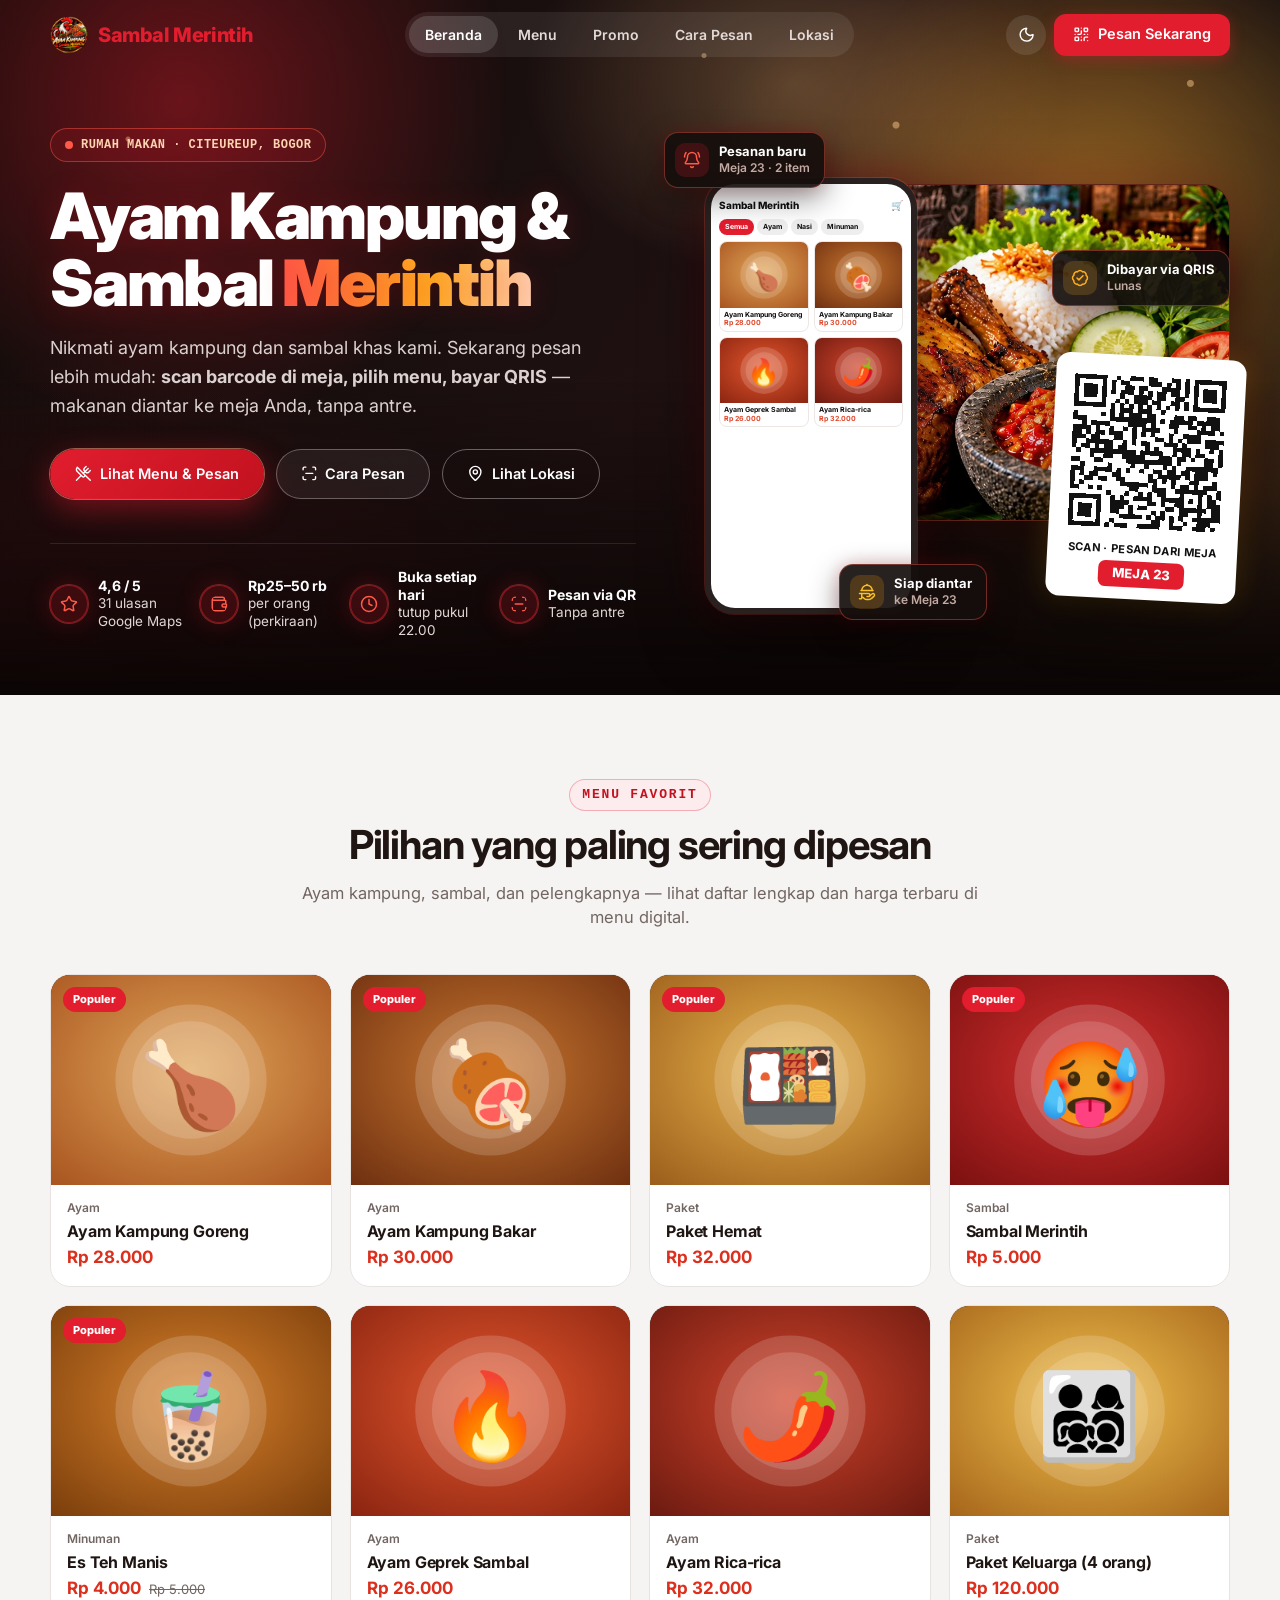
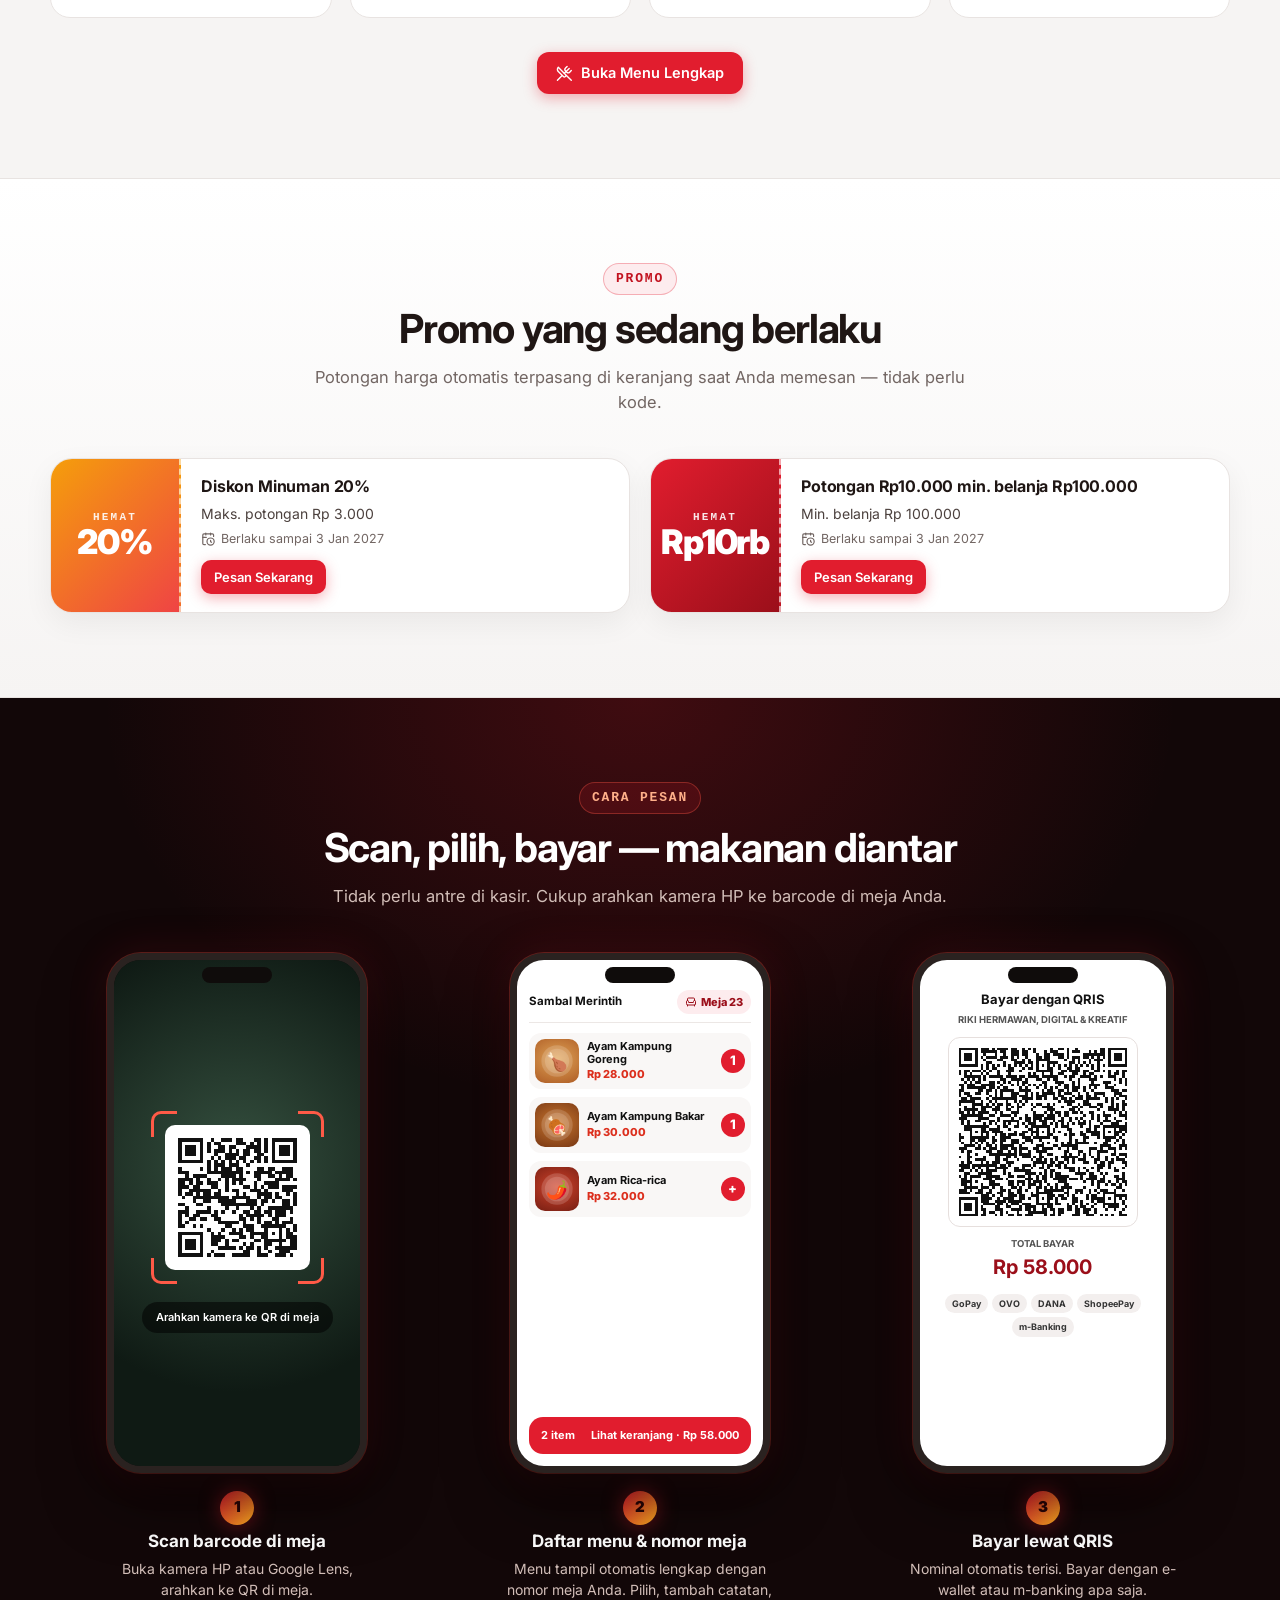
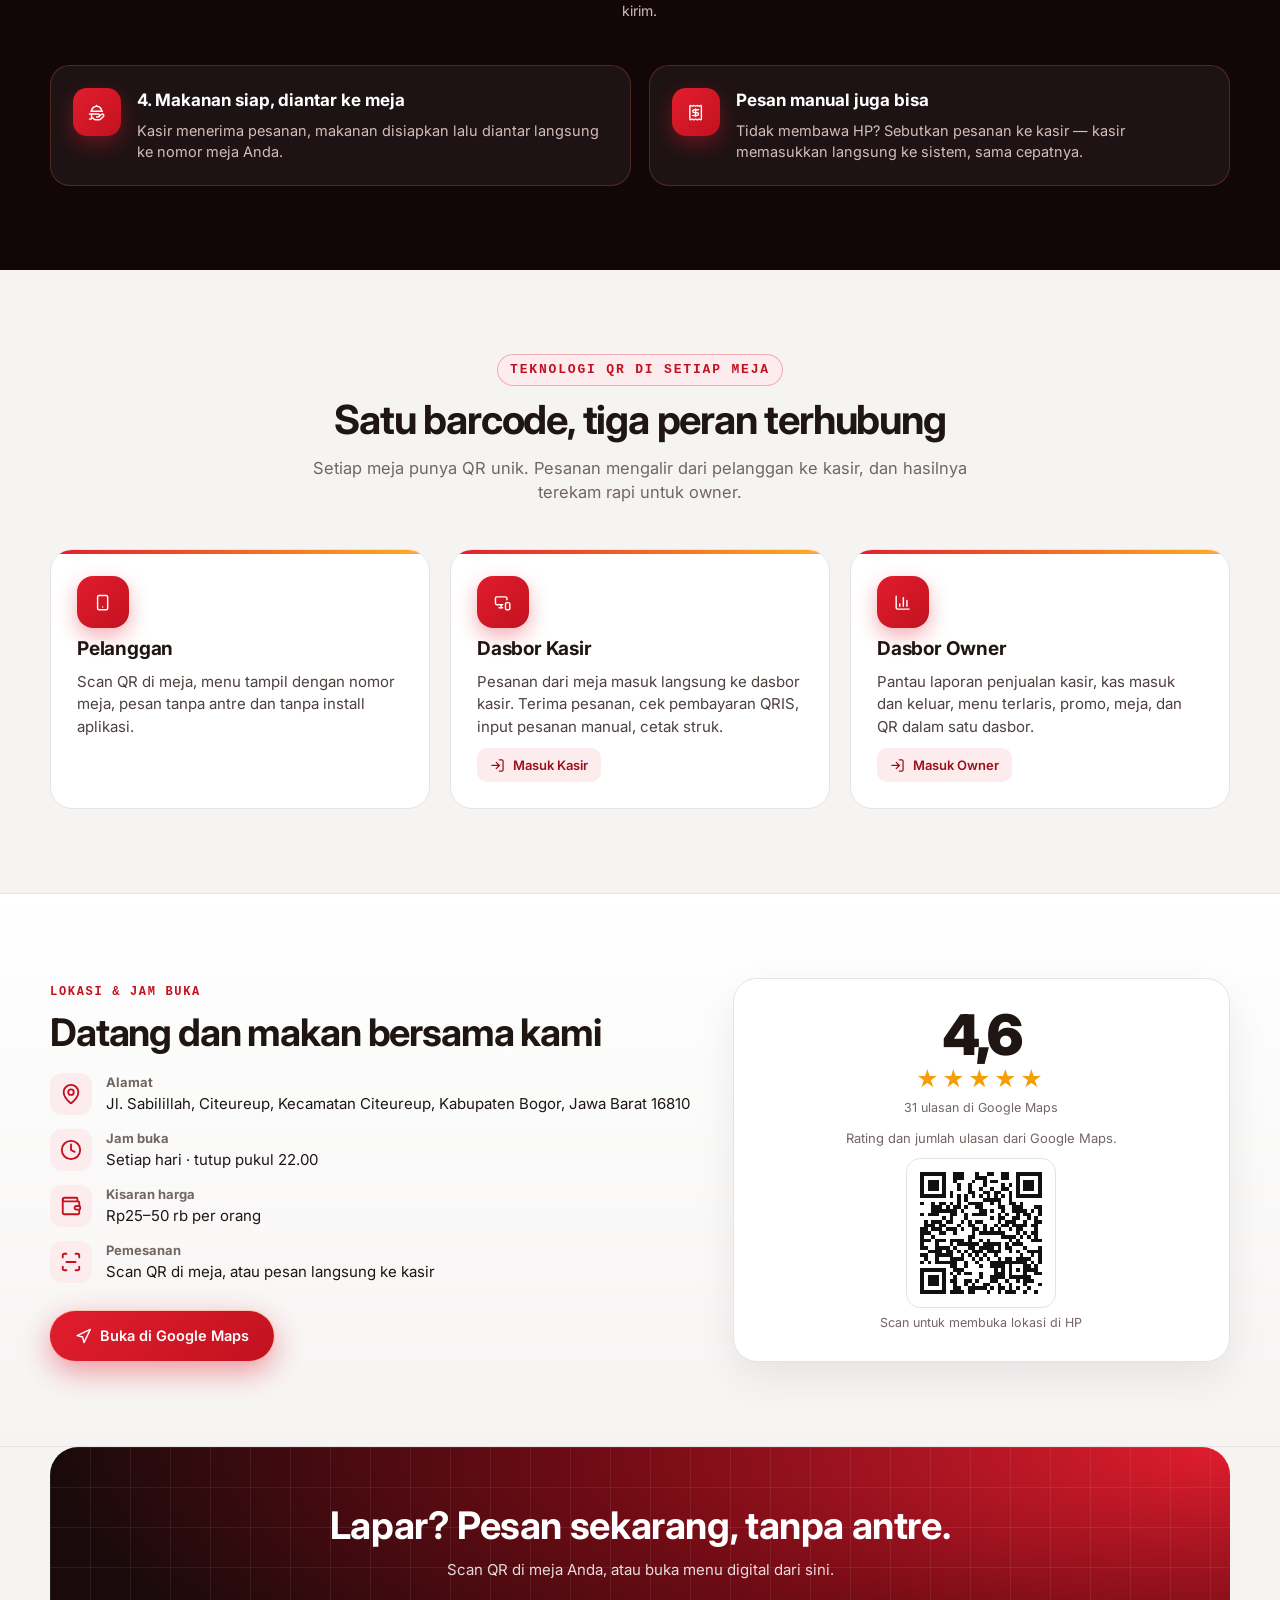
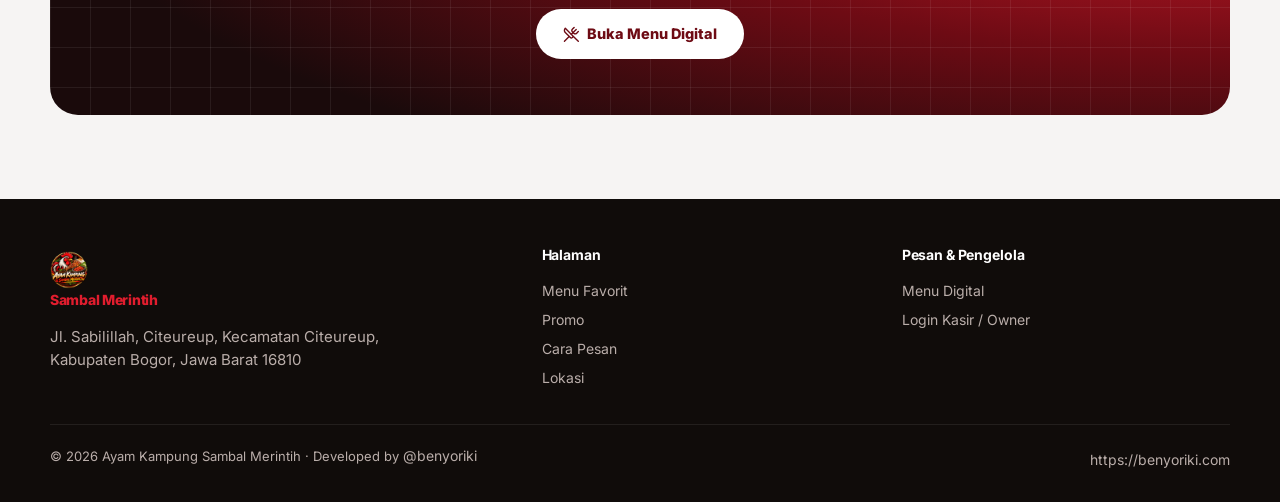
<file: index.html>
<!doctype html>
<html lang="id" data-default-theme="light">
<head>
  <meta charset="utf-8">
  <meta name="viewport" content="width=device-width, initial-scale=1, viewport-fit=cover">
  <title>Ayam Kampung Sambal Merintih — Rumah Makan Citeureup, Bogor</title>
  <meta name="description" content="Rumah makan Ayam Kampung &amp; Sambal Merintih, Jl. Sabilillah, Citeureup, Bogor. Scan QR di meja, pilih menu, bayar QRIS, makanan diantar ke meja tanpa antre.">
  <meta name="author" content="Riki Hermawan (@benyoriki)">
  <meta name="theme-color" content="#a30f1a">
    <meta property="og:type" content="website">
  <meta property="og:site_name" content="Ayam Kampung &amp; Sambal Merintih">
  <meta property="og:locale" content="id_ID">
  <meta property="og:url" content="https://benyoriki.github.io/Restoran/index.html">
  <meta property="og:title" content="🍗🔥 Ayam Kampung &amp; Sambal Merintih — Pesan Tanpa Antre">
  <meta property="og:description" content="Rumah makan di Citeureup, Bogor ⭐ 4,6 di Google Maps. Scan QR di meja → pilih menu → bayar QRIS → makanan diantar ke meja. Buka setiap hari s.d. 22.00.">
  <meta property="og:image" content="https://benyoriki.github.io/Restoran/og-image.jpg">
  <meta property="og:image:secure_url" content="https://benyoriki.github.io/Restoran/og-image.jpg">
  <meta property="og:image:type" content="image/jpeg">
  <meta property="og:image:width" content="1200"><meta property="og:image:height" content="630">
  <meta property="og:image:alt" content="Ayam Kampung &amp; Sambal Merintih — ayam bakar kampung dengan sambal, scan QR dan bayar QRIS">
  <meta name="twitter:card" content="summary_large_image">
  <meta name="twitter:title" content="🍗🔥 Ayam Kampung &amp; Sambal Merintih — Pesan Tanpa Antre">
  <meta name="twitter:description" content="Rumah makan di Citeureup, Bogor ⭐ 4,6 di Google Maps. Scan QR di meja → pilih menu → bayar QRIS → makanan diantar ke meja. Buka setiap hari s.d. 22.00.">
  <meta name="twitter:image" content="https://benyoriki.github.io/Restoran/og-image.jpg">
  <link rel="canonical" href="https://benyoriki.github.io/Restoran/index.html">
  <link rel="icon" type="image/png" sizes="32x32" href="assets/favicon-32.png">
  <link rel="icon" type="image/png" sizes="48x48" href="assets/favicon-48.png">
  <link rel="apple-touch-icon" href="assets/apple-touch-icon.png">
  <link rel="manifest" href="manifest.webmanifest">
  <meta name="mobile-web-app-capable" content="yes"><meta name="apple-mobile-web-app-capable" content="yes"><meta name="apple-mobile-web-app-title" content="Sambal Merintih"><meta name="application-name" content="Sambal Merintih">
  <link rel="preconnect" href="https://fonts.googleapis.com"><link rel="preconnect" href="https://fonts.gstatic.com" crossorigin>
  <link href="https://fonts.googleapis.com/css2?family=Inter:wght@400;500;600;700;800;900&display=swap" rel="stylesheet">
  <script>try{var n=navigator,c=n.connection||{};if(/Windows NT [56]\.[01]/.test(n.userAgent)||(n.hardwareConcurrency&&n.hardwareConcurrency<=2)||(n.deviceMemory&&n.deviceMemory<=2)||c.saveData)document.documentElement.className+=' lite'}catch(e){}</script>
  <script>try{var t=localStorage.getItem('qmo:theme');document.documentElement.setAttribute('data-theme',t||'light')}catch(e){}</script>
  <link rel="stylesheet" href="splash.css">
  <link rel="stylesheet" href="style.css">
  <link rel="stylesheet" href="landing.css">
  <link rel="stylesheet" href="responsive.css">
</head>
<body class="land">
<div id="splash" aria-hidden="true"><div class="sp-in"><div class="sp-logo"><img src="assets/icon-192.png" alt=""></div><h1>Ayam Kampung &amp; Sambal Merintih</h1><p>Menyiapkan menu untuk Anda…</p><div class="sp-bar"><i></i></div></div></div>

<header class="l-nav" id="nav">
  <div class="wrap">
    <a class="brand-l" href="#beranda"><span class="brand-mark"><img src="assets/icon-192.png" alt="Logo" width="38" height="38"></span><span id="brandName">Sambal Merintih</span></a>
    <nav class="l-links" aria-label="Navigasi utama">
      <a href="#beranda" class="on">Beranda</a><a href="#menu">Menu</a><a href="#promo">Promo</a><a href="#cara">Cara Pesan</a><a href="#lokasi">Lokasi</a>
    </nav>
    <div class="l-tools">
      <button class="icon-btn" data-theme-toggle></button>
      <button class="btn btn-soft" data-install hidden><i data-lucide="download"></i>Instal Aplikasi</button>
      <a class="btn btn-primary" href="menu.html"><i data-lucide="qr-code"></i>Pesan Sekarang</a>
      <button class="icon-btn l-burger" id="burger" aria-label="Buka menu"><i data-lucide="menu"></i></button>
    </div>
  </div>
</header>

<main>
<section class="l-hero" id="beranda">
  <div class="hero-aurora" aria-hidden="true"><i class="a1"></i><i class="a2"></i><i class="a3"></i><i class="grid"></i><i class="fade"></i></div>
  <div class="wrap hero-grid">
    <div class="hero-copy">
      <span class="hero-badge" id="heroBadge">Rumah Makan · Citeureup, Bogor</span>
      <h1 class="hero-title">Ayam Kampung &amp; Sambal <em>Merintih</em></h1>
      <p class="hero-sub">Nikmati ayam kampung dan sambal khas kami. Sekarang pesan lebih mudah: <b>scan barcode di meja, pilih menu, bayar QRIS</b> — makanan diantar ke meja Anda, tanpa antre.</p>
      <div class="hero-cta">
        <a class="btn btn-primary" href="menu.html"><i data-lucide="utensils-crossed"></i>Lihat Menu &amp; Pesan</a>
        <a class="btn btn-dark" href="#cara"><i data-lucide="scan-line"></i>Cara Pesan</a>
        <a class="btn btn-wa" id="mapsHero" href="#lokasi" target="_blank" rel="noopener"><i data-lucide="map-pin"></i>Lihat Lokasi</a>
      </div>
      <div class="hero-feats" id="heroFeats"></div>
    </div>
    <div class="hero-visual" aria-hidden="true">
      <div class="hero-dish"><img id="dishImg" alt="" src="assets/hero-photo.jpg"><div class="dish-cap"><span id="dishTag">Menu Favorit</span><b id="dishName"></b><em id="dishPrice"></em></div></div>
      <div class="mock-phone"><div class="mp-in"><div class="mp-top"><span id="mpName">Menu</span><span>🛒</span></div><div class="mp-pills"><i>Semua</i><i>Ayam</i><i>Nasi</i><i>Minuman</i></div><div class="mp-grid" id="mpGrid"></div></div></div>
      <div class="chip chip-a"><i data-lucide="bell-ring"></i><span><b>Pesanan baru</b>Meja 23 · 2 item</span></div>
      <div class="chip chip-b"><i data-lucide="badge-check"></i><span><b>Dibayar via QRIS</b>Lunas</span></div>
      <div class="chip chip-c"><i data-lucide="hand-platter"></i><span><b>Siap diantar</b>ke Meja 23</span></div>
      <div class="mock-qr"><img id="mqImg" alt="Contoh QR Code meja"><b>SCAN · PESAN DARI MEJA</b><span>MEJA 23</span></div>
    </div>
  </div>
</section>

<section class="l-section" id="menu">
  <div class="wrap">
    <div class="l-head reveal"><span class="eyebrow">Menu Favorit</span><h2>Pilihan yang paling sering dipesan</h2><p>Ayam kampung, sambal, dan pelengkapnya — lihat daftar lengkap dan harga terbaru di menu digital.</p></div>
    <div class="fm-grid" id="favGrid"></div>
    <div class="center-cta reveal"><a class="btn btn-primary" href="menu.html"><i data-lucide="utensils-crossed"></i>Buka Menu Lengkap</a></div>
  </div>
</section>

<section class="l-section alt" id="promo">
  <div class="wrap">
    <div class="l-head reveal"><span class="eyebrow">Promo</span><h2>Promo yang sedang berlaku</h2><p>Potongan harga otomatis terpasang di keranjang saat Anda memesan — tidak perlu kode.</p></div>
    <div class="promo-grid" id="promoGrid"></div>
  </div>
</section>

<section class="l-section l-dark" id="cara">
  <div class="wrap">
    <div class="l-head reveal"><span class="eyebrow">Cara Pesan</span><h2>Scan, pilih, bayar — makanan diantar</h2><p>Tidak perlu antre di kasir. Cukup arahkan kamera HP ke barcode di meja Anda.</p></div>
    <div class="ph-row">
      <figure class="ph-step reveal">
        <div class="ph"><div class="ph-screen ph-cam"><div class="cam-frame"><i></i><i></i><i></i><i></i><img id="scanQr" alt="QR meja"></div><div class="cam-label">Arahkan kamera ke QR di meja</div></div></div>
        <figcaption><span class="num">1</span><b>Scan barcode di meja</b><small>Buka kamera HP atau Google Lens, arahkan ke QR di meja.</small></figcaption>
      </figure>
      <figure class="ph-step reveal">
        <div class="ph"><div class="ph-screen ph-menu"><div class="pm-head"><b id="pmName">Menu</b><span class="pm-table"><i data-lucide="armchair"></i>Meja 23</span></div><div class="pm-list" id="pmList"></div><div class="pm-cart" id="pmCart"></div></div></div>
        <figcaption><span class="num">2</span><b>Daftar menu &amp; nomor meja</b><small>Menu tampil otomatis lengkap dengan nomor meja Anda. Pilih, tambah catatan, kirim.</small></figcaption>
      </figure>
      <figure class="ph-step reveal">
        <div class="ph"><div class="ph-screen ph-pay"><b class="pp-title">Bayar dengan QRIS</b><small id="ppMerchant"></small><div class="pp-qr" id="ppQr"></div><div class="pp-amt"><small>Total bayar</small><b id="ppAmt"></b></div><div class="pp-apps"><i>GoPay</i><i>OVO</i><i>DANA</i><i>ShopeePay</i><i>m-Banking</i></div></div></div>
        <figcaption><span class="num">3</span><b>Bayar lewat QRIS</b><small>Nominal otomatis terisi. Bayar dengan e-wallet atau m-banking apa saja.</small></figcaption>
      </figure>
    </div>
    <div class="ph-extra">
      <div class="ex reveal"><span class="ex-ic"><i data-lucide="hand-platter"></i></span><div><b>4. Makanan siap, diantar ke meja</b><p>Kasir menerima pesanan, makanan disiapkan lalu diantar langsung ke nomor meja Anda.</p></div></div>
      <div class="ex reveal"><span class="ex-ic"><i data-lucide="receipt"></i></span><div><b>Pesan manual juga bisa</b><p>Tidak membawa HP? Sebutkan pesanan ke kasir — kasir memasukkan langsung ke sistem, sama cepatnya.</p></div></div>
    </div>
  </div>
</section>

<section class="l-section" id="teknologi">
  <div class="wrap">
    <div class="l-head reveal"><span class="eyebrow">Teknologi QR di Setiap Meja</span><h2>Satu barcode, tiga peran terhubung</h2><p>Setiap meja punya QR unik. Pesanan mengalir dari pelanggan ke kasir, dan hasilnya terekam rapi untuk owner.</p></div>
    <div class="tech-grid">
      <div class="tech reveal"><span class="ti"><i data-lucide="smartphone"></i></span><h3>Pelanggan</h3><p>Scan QR di meja, menu tampil dengan nomor meja, pesan tanpa antre dan tanpa install aplikasi.</p></div>
      <div class="tech reveal"><span class="ti"><i data-lucide="monitor-smartphone"></i></span><h3>Dasbor Kasir</h3><p>Pesanan dari meja masuk langsung ke dasbor kasir. Terima pesanan, cek pembayaran QRIS, input pesanan manual, cetak struk.</p><a class="btn btn-soft btn-sm" href="login.html"><i data-lucide="log-in"></i>Masuk Kasir</a></div>
      <div class="tech reveal"><span class="ti"><i data-lucide="chart-column"></i></span><h3>Dasbor Owner</h3><p>Pantau laporan penjualan kasir, kas masuk dan keluar, menu terlaris, promo, meja, dan QR dalam satu dasbor.</p><a class="btn btn-soft btn-sm" href="login.html"><i data-lucide="log-in"></i>Masuk Owner</a></div>
    </div>
  </div>
</section>

<section class="l-section alt" id="lokasi">
  <div class="wrap loc-grid">
    <div class="reveal">
      <span class="eyebrow-l">Lokasi &amp; Jam Buka</span>
      <h2 class="loc-title">Datang dan makan bersama kami</h2>
      <ul class="loc-list" id="locList"></ul>
      <div class="hero-cta"><a class="btn btn-primary" id="mapsBtn" href="#" target="_blank" rel="noopener"><i data-lucide="navigation"></i>Buka di Google Maps</a><a class="btn btn-outline" id="waBtn" href="#" target="_blank" rel="noopener" hidden><i data-lucide="message-circle"></i>WhatsApp</a></div>
    </div>
    <div class="loc-card reveal"><div class="rate"><b id="rateNum">4,6</b><span id="rateStars">★★★★★</span><small id="rateCount"></small></div><p id="rateNote">Rating dan jumlah ulasan dari Google Maps.</p><div class="loc-qr"><img id="locQr" alt="QR lokasi"><small>Scan untuk membuka lokasi di HP</small></div></div>
  </div>
</section>

<section class="l-section" style="padding-top:0">
  <div class="wrap"><div class="l-cta reveal"><h2>Lapar? Pesan sekarang, tanpa antre.</h2><p>Scan QR di meja Anda, atau buka menu digital dari sini.</p><div class="hero-cta" style="justify-content:center"><a class="btn btn-wa-solid" href="menu.html"><i data-lucide="utensils-crossed"></i>Buka Menu Digital</a></div></div></div>
</section>
</main>

<footer class="l-footer">
  <div class="wrap">
    <div class="f-grid">
      <div><a class="brand-l" href="#beranda"><span class="brand-mark"><img src="assets/icon-192.png" alt="Logo" width="38" height="38"></span><span id="ftName">Sambal Merintih</span></a><p style="margin-top:12px;max-width:340px" id="ftAddr"></p></div>
      <div><h4>Halaman</h4><a href="#menu">Menu Favorit</a><a href="#promo">Promo</a><a href="#cara">Cara Pesan</a><a href="#lokasi">Lokasi</a></div>
      <div><h4>Pesan &amp; Pengelola</h4><a href="menu.html">Menu Digital</a><a href="login.html">Login Kasir / Owner</a></div>
    </div>
    <div class="f-bottom"><span>© <span id="yr"></span> <span id="ftName2"></span> · Developed by <a style="display:inline" href="https://benyoriki.com" target="_blank" rel="noopener">@benyoriki</a></span><a style="display:inline" href="https://benyoriki.com" target="_blank" rel="noopener">https://benyoriki.com</a></div>
  </div>
</footer>

<script src="vendor/lucide.min.js"></script>
<script src="vendor/qrcode.js"></script>
<script src="storage.js"></script>
<script src="app.js"></script>
<script src="qris.js"></script>
<script src="menu.js"></script>
<script src="orders.js"></script>
<script src="qr.js"></script>
<script>
(function () {
  'use strict';
  var App = window.App, esc = App.esc, rp = App.rp, $ = App.$;
  var s = Store.getSettings(), r = s.restaurant;
  function set(id, v) { var e = document.getElementById(id); if (e) e.textContent = v; }
  function html(id, v) { var e = document.getElementById(id); if (e) e.innerHTML = v; }
  var short = r.name.replace(/^Ayam Kampung\s*/i, '');
  set('brandName', short); set('ftName', short); set('ftName2', r.name); set('yr', new Date().getFullYear());
  set('heroBadge', (r.category || 'Rumah Makan') + ' · ' + (r.tagline && r.tagline.indexOf('Citeureup') >= 0 ? 'Citeureup, Bogor' : r.tagline));
  set('ftAddr', r.address);
  document.getElementById('mapsHero').href = r.maps; document.getElementById('mapsBtn').href = r.maps;
  if (r.whatsapp) { var wb = document.getElementById('waBtn'); wb.hidden = false; wb.href = App.waLink(r.whatsapp, 'Halo, saya ingin bertanya tentang ' + r.name); }

  /* info singkat (hero) */
  var rating = r.rating ? '<div class="hf"><i data-lucide="star"></i><span><b>' + esc(r.rating) + ' / 5</b>' + esc(r.ratingCount || '') + ' ulasan Google Maps</span></div>' : '';
  html('heroFeats', rating +
    '<div class="hf"><i data-lucide="wallet"></i><span><b>' + esc(r.priceRange || 'Terjangkau') + '</b>per orang (perkiraan)</span></div>' +
    '<div class="hf"><i data-lucide="clock"></i><span><b>Buka setiap hari</b>' + esc(String(r.hours || '').replace(/^Setiap hari\s*·?\s*/i, '')) + '</span></div>' +
    '<div class="hf"><i data-lucide="scan-line"></i><span><b>Pesan via QR</b>Tanpa antre</span></div>');

  /* data menu */
  var menus = Menu.visible().filter(function (m) { return !Menu.isSoldOut(m); });
  var fav = menus.filter(function (m) { return m.featured; }); if (fav.length < 6) fav = fav.concat(menus.filter(function (m) { return !m.featured; })); fav = fav.slice(0, 8);
  var top = fav[0] || menus[0];
  if (top) { set('dishName', top.name); set('dishPrice', rp(Menu.priceInfo(top).final)); }
  set('mpName', short);
  html('mpGrid', menus.slice(0, 4).map(function (m) { return '<div class="mp-card"><img src="' + esc(App.foodImg(m)) + '" alt=""><div>' + esc(m.name) + '<em>' + rp(Menu.priceInfo(m).final) + '</em></div></div>'; }).join(''));
  try { document.getElementById('mqImg').src = QR.dataUrl(App.tableUrl('MEJA-23')); document.getElementById('scanQr').src = QR.dataUrl(App.tableUrl('MEJA-23')); } catch (e) { console.warn(e); }

  /* menu favorit */
  html('favGrid', fav.map(function (m) {
    var pi = Menu.priceInfo(m), cat = Menu.categoryName(m.categoryId);
    return '<a class="fm-card reveal" href="menu.html"><div class="fm-img"><img src="' + esc(App.foodImg(m)) + '" alt="' + esc(m.name) + '" loading="lazy">' + (m.featured ? '<span class="fm-tag">Populer</span>' : '') + '</div><div class="fm-body"><small>' + esc(cat) + '</small><h3>' + esc(m.name) + '</h3><div class="fm-price"><b>' + rp(pi.final) + '</b>' + (pi.final < pi.base ? '<s>' + rp(pi.base) + '</s>' : '') + '</div></div></a>';
  }).join('') || '<p class="muted" style="text-align:center">Menu belum tersedia.</p>');

  /* promo */
  var promos = Store.getPromos().filter(function (p) { return Promo.isActive(p); });
  html('promoGrid', promos.length ? promos.map(function (p, i) {
    var big = p.type === 'percent' ? p.value + '%' : p.type === 'nominal' ? 'Rp' + (p.value / 1000) + 'rb' : 'Spesial';
    var until = p.endDate ? 'Berlaku sampai ' + App.fmtDate(new Date(p.endDate + 'T23:59:59').getTime()) : 'Berlaku hingga pemberitahuan lebih lanjut';
    var note = p.minPurchase ? 'Min. belanja ' + rp(p.minPurchase) : (p.maxDiscount ? 'Maks. potongan ' + rp(p.maxDiscount) : 'Otomatis di keranjang');
    return '<div class="promo-card reveal c' + (i % 3) + '"><div class="pc-big"><span>HEMAT</span><b>' + esc(big) + '</b></div><div class="pc-body"><h3>' + esc(p.name) + '</h3><p>' + esc(note) + '</p><small><i data-lucide="calendar-clock"></i>' + esc(until) + '</small><a class="btn btn-sm btn-primary" href="menu.html">Pesan Sekarang</a></div></div>';
  }).join('') : '<div class="empty-promo reveal"><b>Belum ada promo aktif</b><p>Pantau terus halaman ini untuk promo berikutnya.</p></div>');

  /* mockup cara pesan (data nyata) */
  var a = menus[0], b = menus[1], c = menus[3] || menus[2];
  var sample = [a, b, c].filter(Boolean);
  html('pmList', sample.map(function (m, i) { return '<div class="pm-row"><img src="' + esc(App.foodImg(m)) + '" alt=""><div><b>' + esc(m.name) + '</b><em>' + rp(Menu.priceInfo(m).final) + '</em></div>' + (i < 2 ? '<span class="pm-q">1</span>' : '<span class="pm-add">+</span>') + '</div>'; }).join(''));
  set('pmName', short);
  var total = sample.slice(0, 2).reduce(function (t, m) { return t + Menu.priceInfo(m).final; }, 0);
  html('pmCart', '<span>2 item</span><b>Lihat keranjang · ' + rp(total) + '</b>');
  try {
    var q = QRIS.cfg(); set('ppMerchant', q.merchant); set('ppAmt', rp(total));
    html('ppQr', QRIS.svg(q.payload ? (q.dynamic ? QRIS.dynamic(q.payload, total) : q.payload) : App.tableUrl('MEJA-23')));
  } catch (e) { console.warn(e); }

  /* lokasi */
  html('locList', '<li><i data-lucide="map-pin"></i><span><b>Alamat</b>' + esc(r.address) + '</span></li><li><i data-lucide="clock"></i><span><b>Jam buka</b>' + esc(r.hours) + '</span></li><li><i data-lucide="wallet"></i><span><b>Kisaran harga</b>' + esc(r.priceRange || '-') + ' per orang</span></li><li><i data-lucide="scan-line"></i><span><b>Pemesanan</b>Scan QR di meja, atau pesan langsung ke kasir</span></li>');
  set('rateNum', r.rating || '-'); set('rateCount', (r.ratingCount || 0) + ' ulasan di Google Maps');
  try { document.getElementById('locQr').src = QR.dataUrl(r.maps); } catch (e) {}

  /* navigasi, burger, scroll spy, reveal */
  var nav = document.getElementById('nav'), burger = document.getElementById('burger');
  function onScroll() { nav.classList.toggle('scrolled', window.scrollY > 24); }
  window.addEventListener('scroll', onScroll, { passive: true }); onScroll();
  burger.addEventListener('click', function () { nav.classList.toggle('open'); });
  nav.addEventListener('click', function (e) { if (e.target.closest('.l-links a')) nav.classList.remove('open'); });
  var links = [].slice.call(document.querySelectorAll('.l-links a')), secs = links.map(function (l) { return document.querySelector(l.getAttribute('href')); });
  if ('IntersectionObserver' in window) {
    var io = new IntersectionObserver(function (es) { es.forEach(function (e) { if (e.isIntersecting) { e.target.classList.add('in'); io.unobserve(e.target); } }); }, { threshold: .1 });
    [].forEach.call(document.querySelectorAll('.reveal'), function (el) { io.observe(el); });
    var so = new IntersectionObserver(function (es) { es.forEach(function (e) { if (e.isIntersecting) { var i = secs.indexOf(e.target); links.forEach(function (l, k) { l.classList.toggle('on', k === i); }); } }); }, { rootMargin: '-45% 0px -50% 0px' });
    secs.forEach(function (x) { if (x) so.observe(x); });
  } else [].forEach.call(document.querySelectorAll('.reveal'), function (el) { el.classList.add('in'); });
  App.Theme.sync && App.Theme.sync(); App.refreshIcons();
})();
</script>
<script src="pwa.js" defer></script>
</body>
</html>
</file>
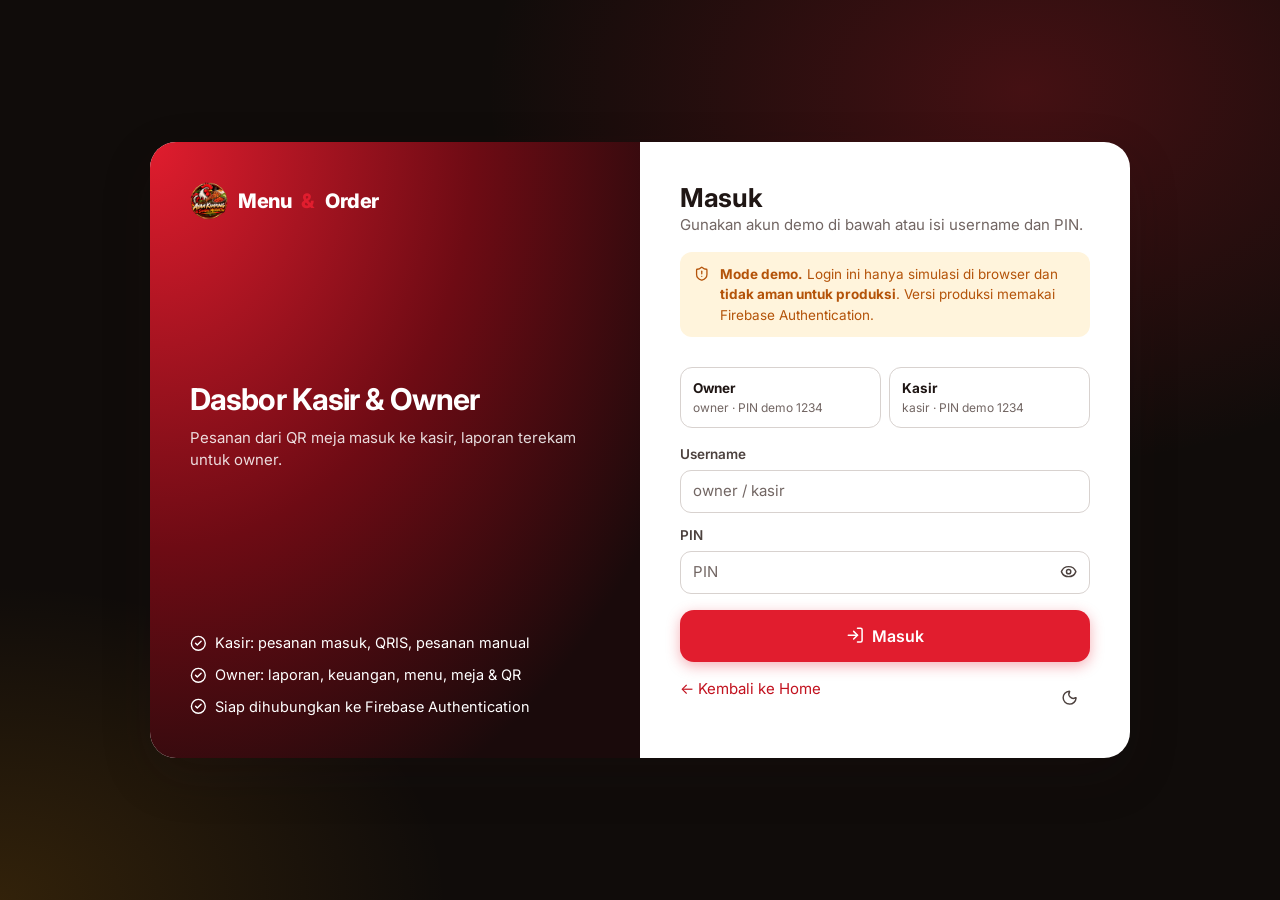
<file: admin.html>
<!doctype html>
<html lang="id" data-default-theme="light">
<head>
  <meta charset="utf-8">
  <meta name="viewport" content="width=device-width, initial-scale=1, viewport-fit=cover">
  <title>Dashboard Admin — QR Menu & Order</title>
  <meta name="description" content="Dashboard admin QR Menu & Order.">
  <meta name="robots" content="noindex">
  <meta name="theme-color" content="#a30f1a">
  <meta property="og:title" content="Dashboard Admin — QR Menu & Order"><meta property="og:description" content="Dashboard admin QR Menu & Order."><meta property="og:image" content="og-image.png">
  <link rel="icon" type="image/png" sizes="32x32" href="assets/favicon-32.png">
  <link rel="icon" type="image/png" sizes="48x48" href="assets/favicon-48.png">
  <link rel="apple-touch-icon" href="assets/apple-touch-icon.png">
  <link rel="manifest" href="manifest.webmanifest">
  <meta name="mobile-web-app-capable" content="yes"><meta name="apple-mobile-web-app-capable" content="yes"><meta name="apple-mobile-web-app-title" content="Sambal Merintih"><meta name="application-name" content="Sambal Merintih">
  <link rel="preconnect" href="https://fonts.googleapis.com"><link rel="preconnect" href="https://fonts.gstatic.com" crossorigin>
  <link href="https://fonts.googleapis.com/css2?family=Inter:wght@400;500;600;700;800;900&display=swap" rel="stylesheet">
  <script>try{var t=localStorage.getItem('qmo:theme');document.documentElement.setAttribute('data-theme',t||'light')}catch(e){}</script>
  <link rel="stylesheet" href="style.css">
  <link rel="stylesheet" href="dashboard.css">
  <link rel="stylesheet" href="responsive.css">
</head>
<body class="admin-body">
<noscript><p style="padding:24px;font-family:sans-serif">Aplikasi ini membutuhkan JavaScript. Aktifkan JavaScript di browser Anda.</p></noscript>
<div id="adminRoot"></div>
<script src="vendor/lucide.min.js"></script>
<script src="vendor/qrcode.js"></script>
<script src="storage.js"></script>
<script src="app.js"></script>
<script src="qris.js"></script>
<script src="menu.js"></script>
<script src="orders.js"></script>
<script src="finance.js"></script>
<script src="reports.js"></script>
<script src="qr.js"></script>
<script src="settings.js"></script>
<script src="dashboard.js"></script>
<script src="pwa.js" defer></script>
</body>
</html>
</file>
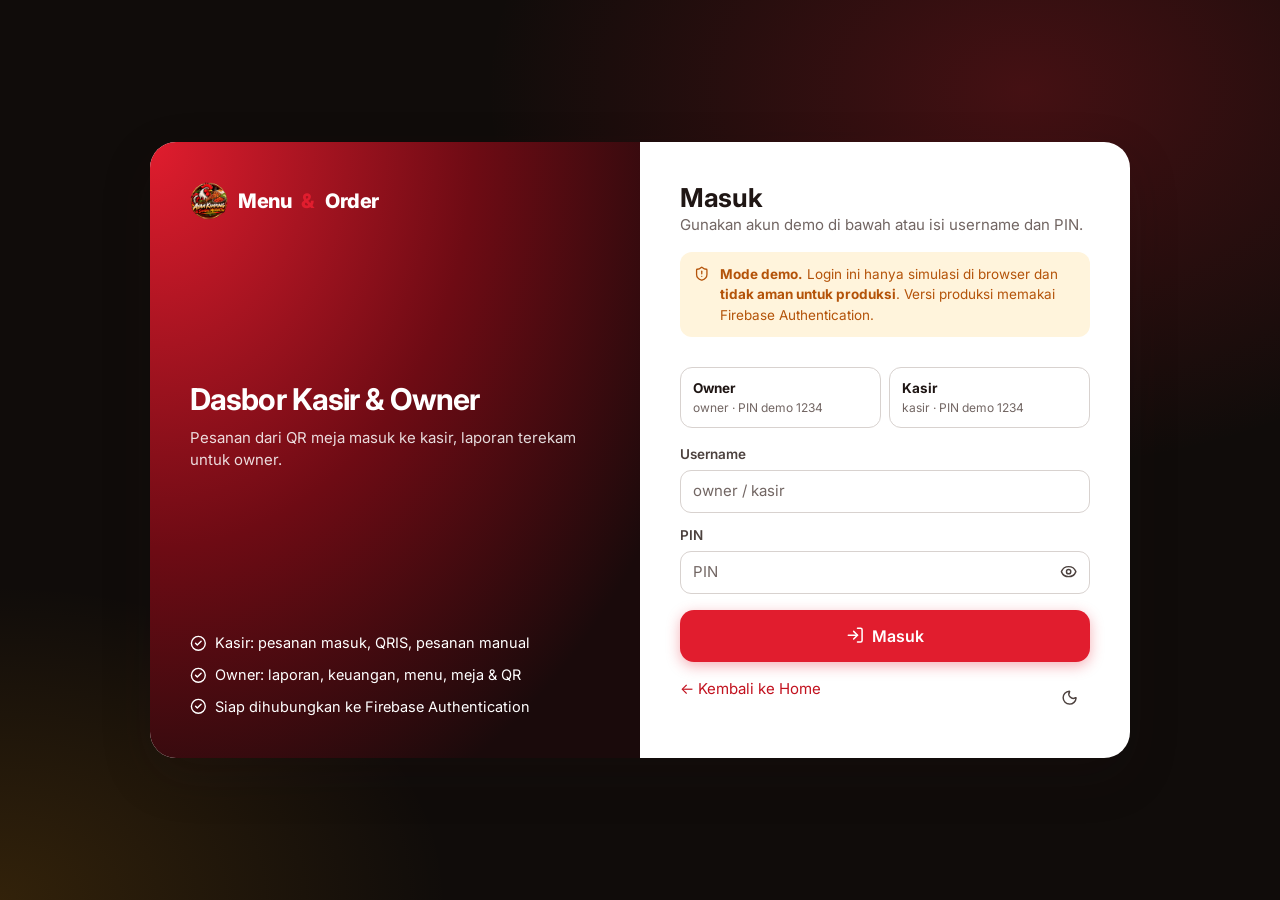
<file: kitchen.html>
<!doctype html>
<html lang="id" data-default-theme="dark">
<head>
  <meta charset="utf-8">
  <meta name="viewport" content="width=device-width, initial-scale=1, viewport-fit=cover">
  <title>Dashboard Dapur — QR Menu & Order</title>
  <meta name="description" content="Papan pesanan dapur.">
  <meta name="robots" content="noindex">
  <meta name="theme-color" content="#a30f1a">
  <meta property="og:title" content="Dashboard Dapur — QR Menu & Order"><meta property="og:description" content="Papan pesanan dapur."><meta property="og:image" content="og-image.png">
  <link rel="icon" type="image/png" sizes="32x32" href="assets/favicon-32.png">
  <link rel="icon" type="image/png" sizes="48x48" href="assets/favicon-48.png">
  <link rel="apple-touch-icon" href="assets/apple-touch-icon.png">
  <link rel="manifest" href="manifest.webmanifest">
  <meta name="mobile-web-app-capable" content="yes"><meta name="apple-mobile-web-app-capable" content="yes"><meta name="apple-mobile-web-app-title" content="Sambal Merintih"><meta name="application-name" content="Sambal Merintih">
  <link rel="preconnect" href="https://fonts.googleapis.com"><link rel="preconnect" href="https://fonts.gstatic.com" crossorigin>
  <link href="https://fonts.googleapis.com/css2?family=Inter:wght@400;500;600;700;800;900&display=swap" rel="stylesheet">
  <script>try{var t=localStorage.getItem('qmo:theme');document.documentElement.setAttribute('data-theme',t||'dark')}catch(e){}</script>
  <link rel="stylesheet" href="style.css">
  <link rel="stylesheet" href="dashboard.css">
  <link rel="stylesheet" href="responsive.css">
</head>
<body class="kitchen-body">
<noscript><p style="padding:24px;font-family:sans-serif">Aplikasi ini membutuhkan JavaScript. Aktifkan JavaScript di browser Anda.</p></noscript>
<div id="app"></div>
<script src="vendor/lucide.min.js"></script>
<script src="storage.js"></script>
<script src="app.js"></script>
<script src="menu.js"></script>
<script src="orders.js"></script>
<script>
document.addEventListener('DOMContentLoaded', function () {
  if (!App.Auth.require('kitchen')) return;
  Kitchen.init();
});
</script>
<script src="pwa.js" defer></script>
</body>
</html>
</file>
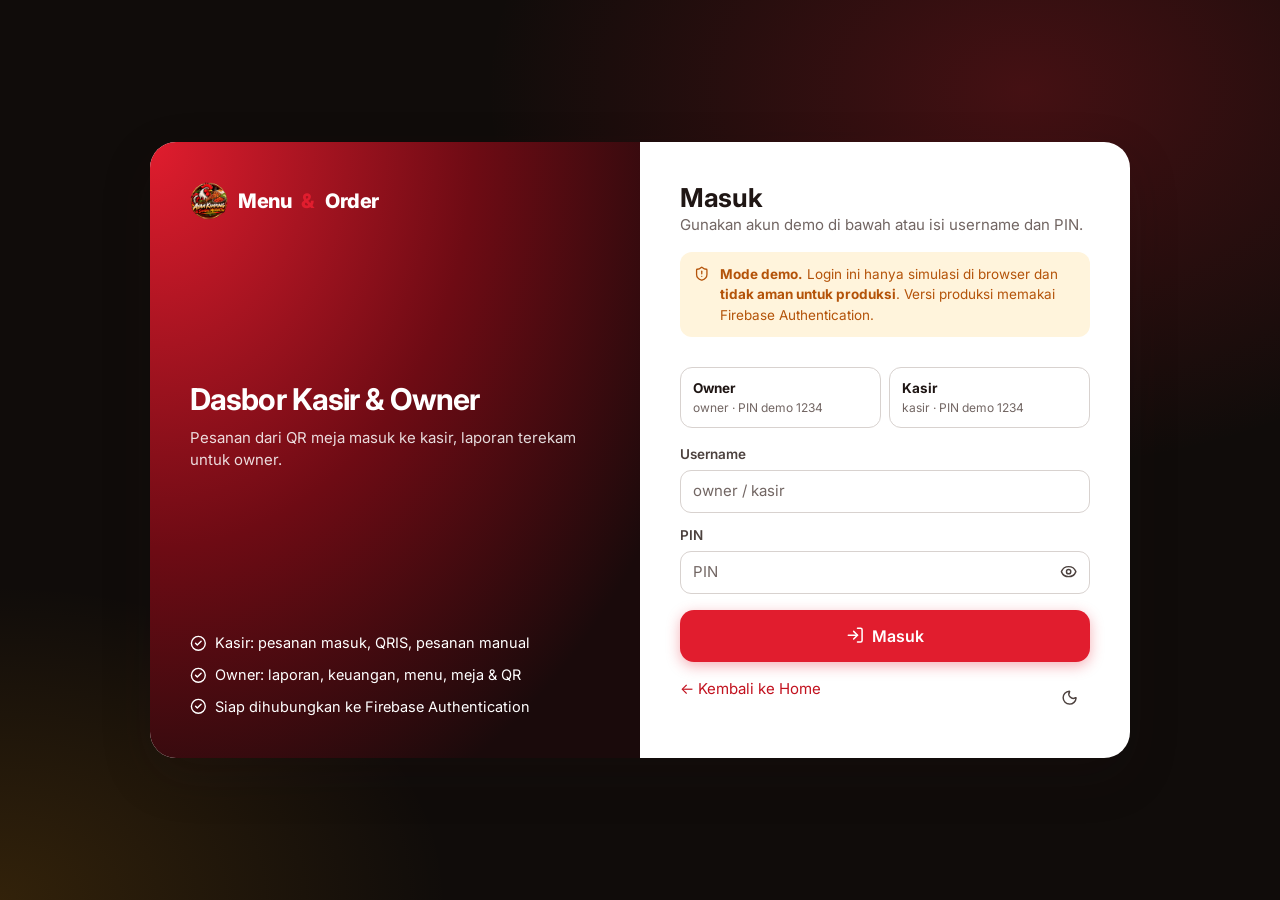
<file: login.html>
<!doctype html>
<html lang="id" data-default-theme="light">
<head>
  <meta charset="utf-8">
  <meta name="viewport" content="width=device-width, initial-scale=1, viewport-fit=cover">
  <title>Masuk Kasir / Owner — Sambal Merintih</title>
  <meta name="description" content="Masuk ke dasbor kasir atau owner.">
  <meta name="robots" content="noindex">
  <meta name="theme-color" content="#a30f1a">
  <meta property="og:title" content="Masuk Kasir / Owner — Sambal Merintih"><meta property="og:description" content="Masuk ke dasbor kasir atau owner."><meta property="og:image" content="og-image.png">
  <link rel="icon" type="image/png" sizes="32x32" href="assets/favicon-32.png">
  <link rel="icon" type="image/png" sizes="48x48" href="assets/favicon-48.png">
  <link rel="apple-touch-icon" href="assets/apple-touch-icon.png">
  <link rel="manifest" href="manifest.webmanifest">
  <meta name="mobile-web-app-capable" content="yes"><meta name="apple-mobile-web-app-capable" content="yes"><meta name="apple-mobile-web-app-title" content="Sambal Merintih"><meta name="application-name" content="Sambal Merintih">
  <link rel="preconnect" href="https://fonts.googleapis.com"><link rel="preconnect" href="https://fonts.gstatic.com" crossorigin>
  <link href="https://fonts.googleapis.com/css2?family=Inter:wght@400;500;600;700;800;900&display=swap" rel="stylesheet">
  <script>try{var t=localStorage.getItem('qmo:theme');document.documentElement.setAttribute('data-theme',t||'light')}catch(e){}</script>
  <link rel="stylesheet" href="style.css">
  <link rel="stylesheet" href="dashboard.css">
  <link rel="stylesheet" href="responsive.css">
</head>
<body class="login-body">
<noscript><p style="padding:24px;font-family:sans-serif">Aplikasi ini membutuhkan JavaScript. Aktifkan JavaScript di browser Anda.</p></noscript>
<main class="login-card">
  <aside class="login-aside">
    <a class="brand-l" href="index.html"><span class="brand-mark"><img src="assets/icon-192.png" alt="" width="38" height="38"></span>Menu<span>&amp;</span>Order</a>
    <div><h2>Dasbor Kasir &amp; Owner</h2><p>Pesanan dari QR meja masuk ke kasir, laporan terekam untuk owner.</p></div>
    <ul><li><i data-lucide="check-circle-2"></i>Kasir: pesanan masuk, QRIS, pesanan manual</li><li><i data-lucide="check-circle-2"></i>Owner: laporan, keuangan, menu, meja &amp; QR</li><li><i data-lucide="check-circle-2"></i>Siap dihubungkan ke Firebase Authentication</li></ul>
  </aside>
  <section class="login-form">
    <div><h1>Masuk</h1><p class="muted">Gunakan akun demo di bawah atau isi username dan PIN.</p></div>
    <div class="notice warn"><i data-lucide="shield-alert"></i><span><b>Mode demo.</b> Login ini hanya simulasi di browser dan <b>tidak aman untuk produksi</b>. Versi produksi memakai Firebase Authentication.</span></div>
    <div class="demo-accounts" id="demoAccounts"></div>
    <form id="loginForm" novalidate>
      <div class="field"><label for="u">Username</label><input id="u" name="u" autocomplete="username" autocapitalize="none" required placeholder="owner / kasir"></div>
      <div class="field" style="margin-top:12px"><label for="p">PIN</label><div class="pw-wrap"><input id="p" name="p" type="password" inputmode="numeric" autocomplete="current-password" required placeholder="PIN"><button type="button" class="icon-btn" id="showPw" aria-label="Tampilkan PIN"><i data-lucide="eye"></i></button></div></div>
      <div class="form-error" id="err" role="alert" hidden style="margin-top:12px"></div>
      <button class="btn btn-primary btn-block btn-lg" id="go" type="submit" style="margin-top:16px"><i data-lucide="log-in"></i>Masuk</button>
    </form>
    <div class="btn-row" style="justify-content:space-between"><a href="index.html">&larr; Kembali ke Home</a><button class="icon-btn" data-theme-toggle></button></div>
  </section>
</main>
<script src="vendor/lucide.min.js"></script>
<script src="storage.js"></script>
<script src="app.js"></script>
<script>
document.addEventListener('DOMContentLoaded', function () {
  var next = new URLSearchParams(location.search).get('next') || '';
  function safeNext(role) {
    // hanya izinkan halaman internal sederhana (cegah open redirect)
    if (/^(admin|kitchen)\.html(#[\w\/\-]*)?$/.test(next)) return next;
    return App.Auth.home(role);
  }
  var s = App.Auth.current();
  if (s) { location.replace(safeNext(s.role)); return; }
  var users = Store.getUsers().filter(function (u) { return u.active !== false; });
  var box = document.getElementById('demoAccounts');
  box.innerHTML = users.map(function (u) { return '<button type="button" data-u="' + App.esc(u.username) + '"><b>' + App.esc(App.Auth.roleName(u.role)) + '</b><small>' + App.esc(u.username) + ' · PIN demo 1234</small></button>'; }).join('');
  box.addEventListener('click', function (e) { var b = e.target.closest('[data-u]'); if (!b) return; document.getElementById('u').value = b.getAttribute('data-u'); document.getElementById('p').value = '1234'; doLogin(); });
  document.getElementById('showPw').addEventListener('click', function () { var p = document.getElementById('p'); p.type = p.type === 'password' ? 'text' : 'password'; });
  document.getElementById('loginForm').addEventListener('submit', function (e) { e.preventDefault(); doLogin(); });
  function doLogin() {
    var err = document.getElementById('err'); err.hidden = true;
    var u = document.getElementById('u').value, p = document.getElementById('p').value;
    if (!u.trim() || !p) { err.textContent = 'Username dan PIN wajib diisi.'; err.hidden = false; return; }
    try { var sess = App.Auth.login(u, p); location.href = safeNext(sess.role); }
    catch (ex) { err.textContent = ex.message; err.hidden = false; }
  }
});
</script>
<script src="pwa.js" defer></script>
</body>
</html>
</file>
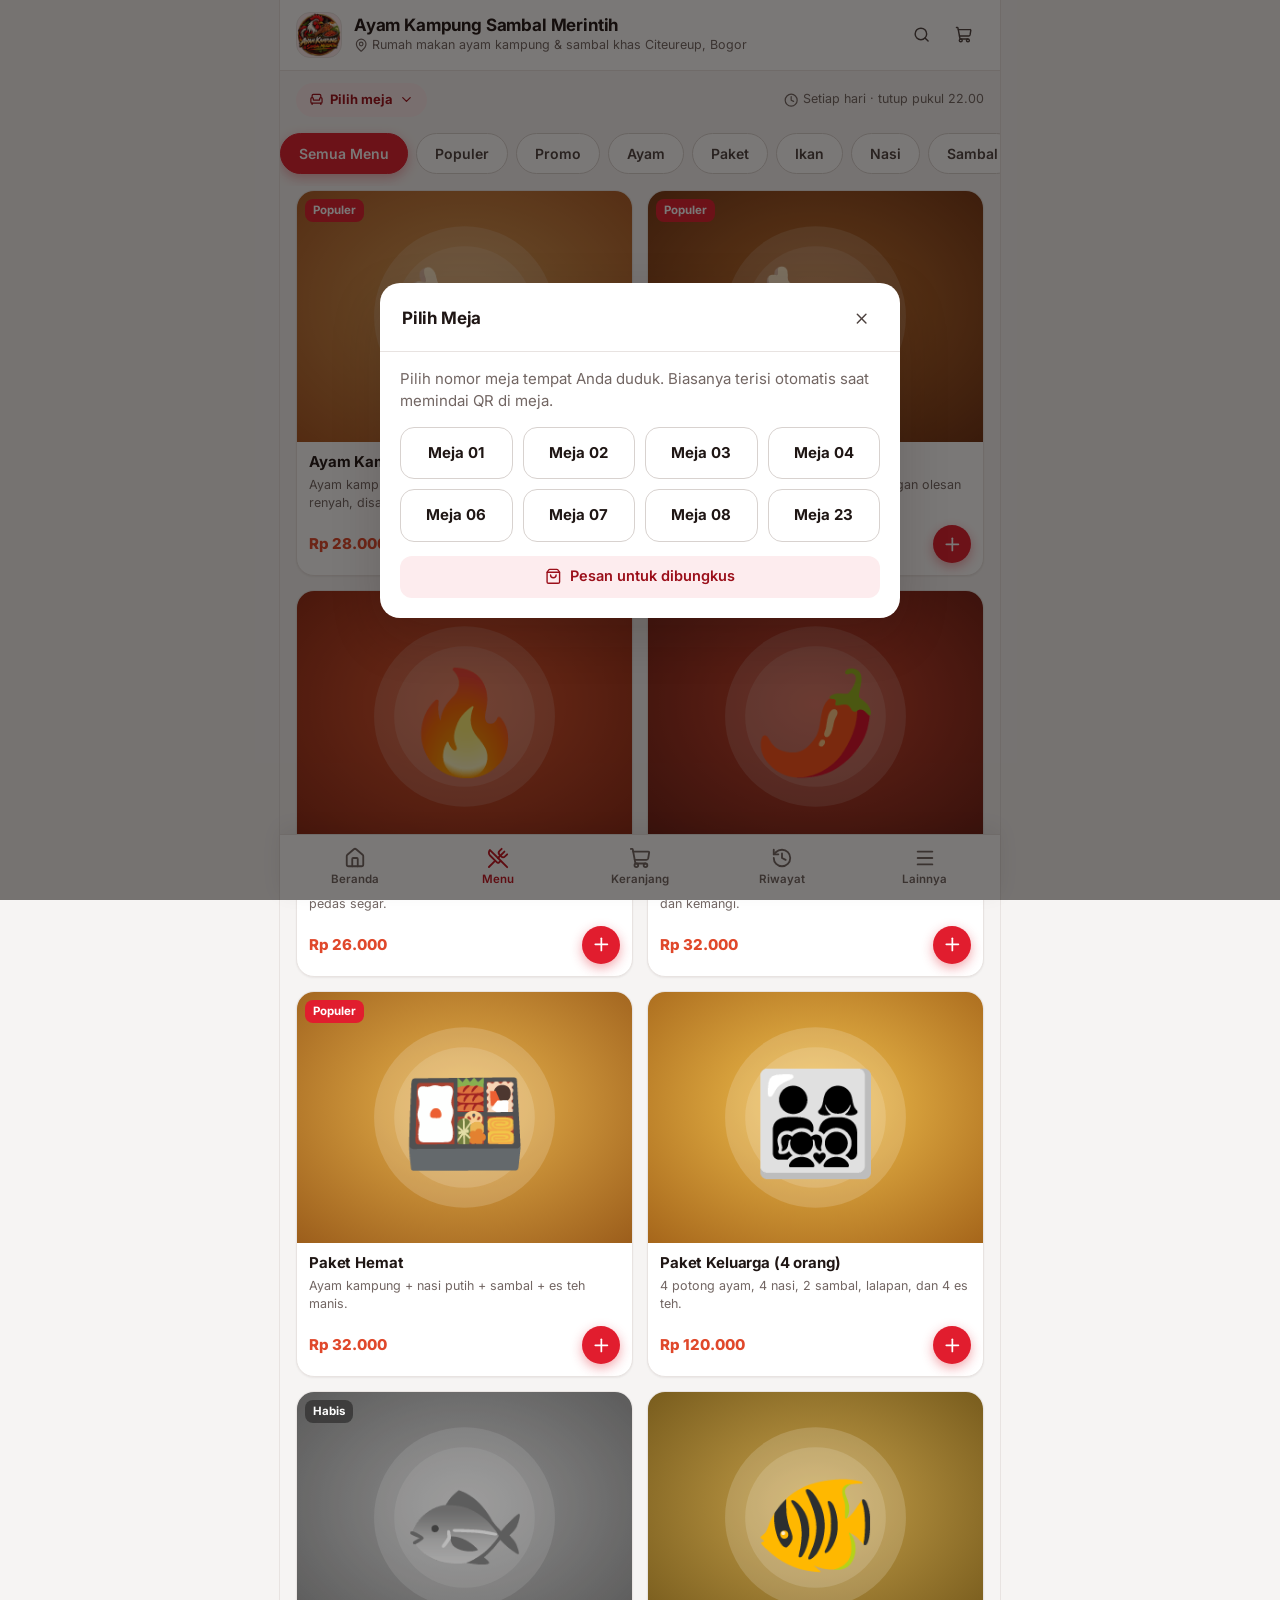
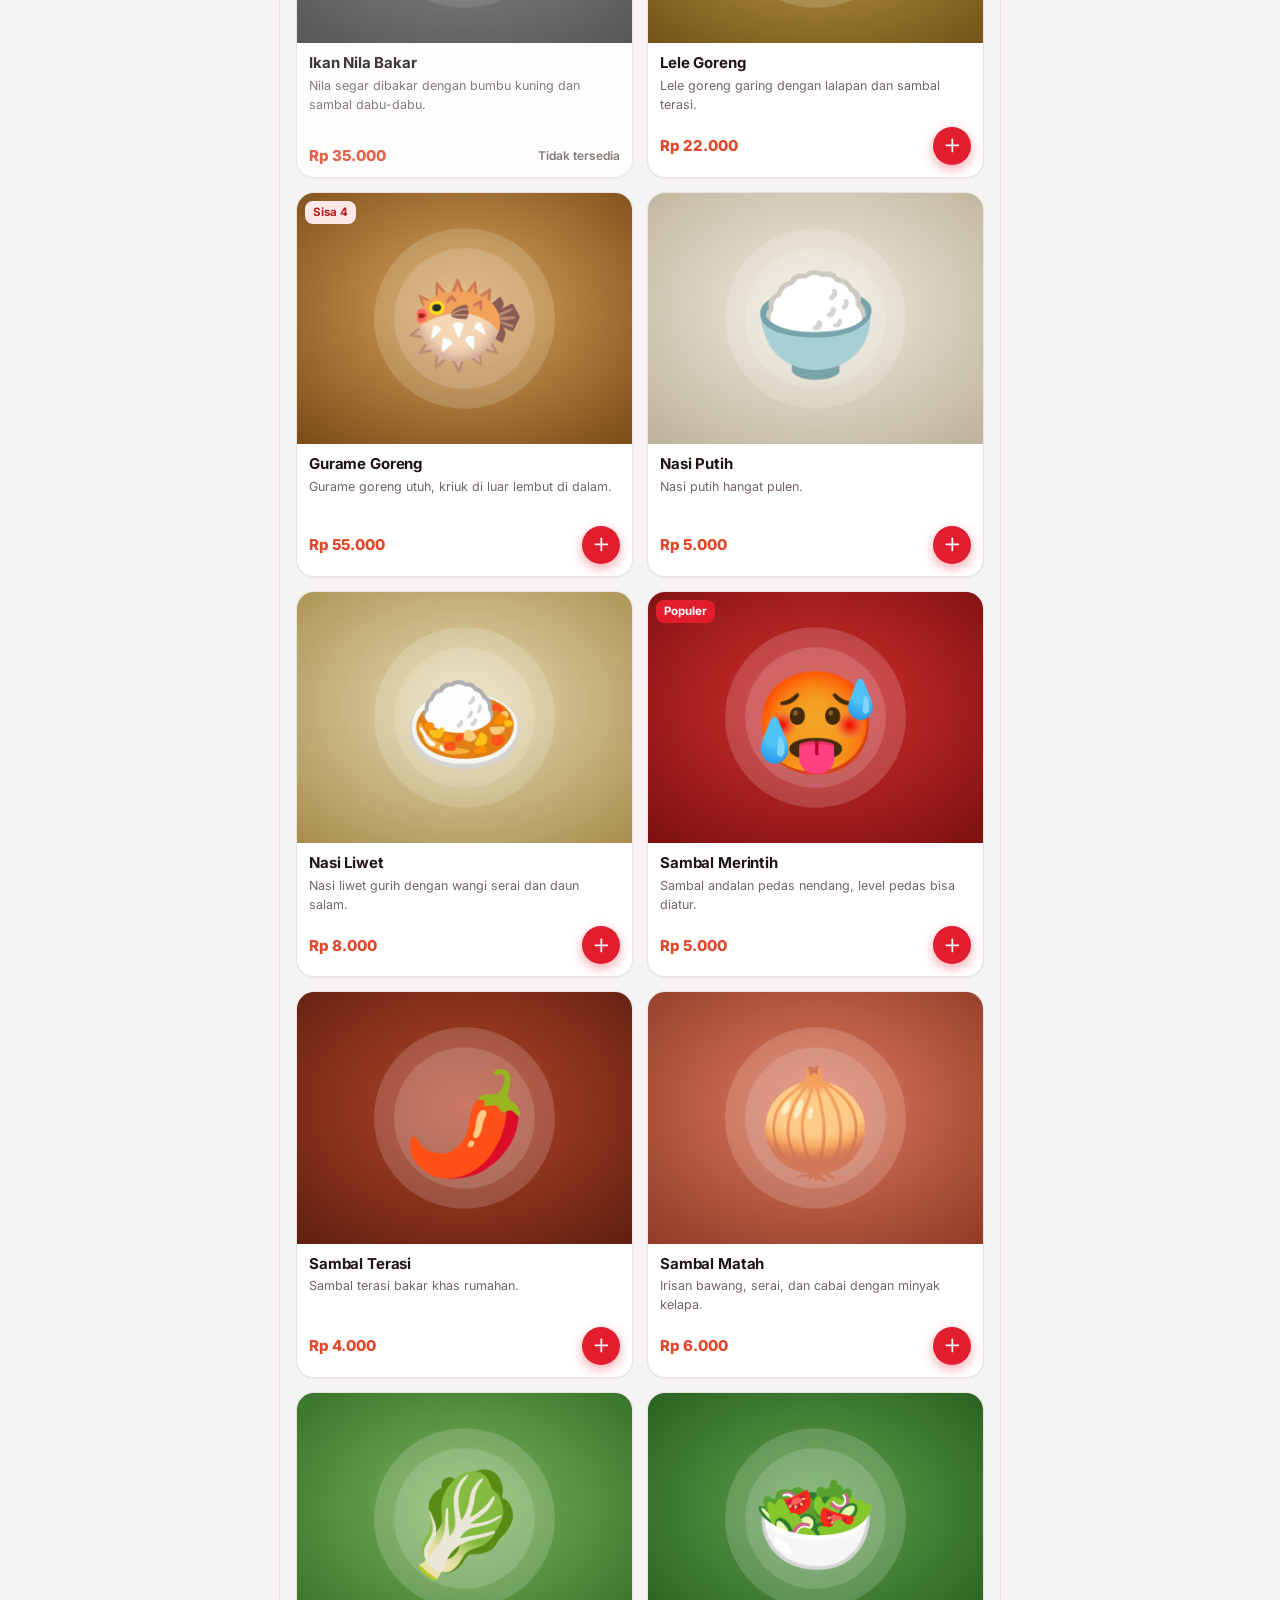
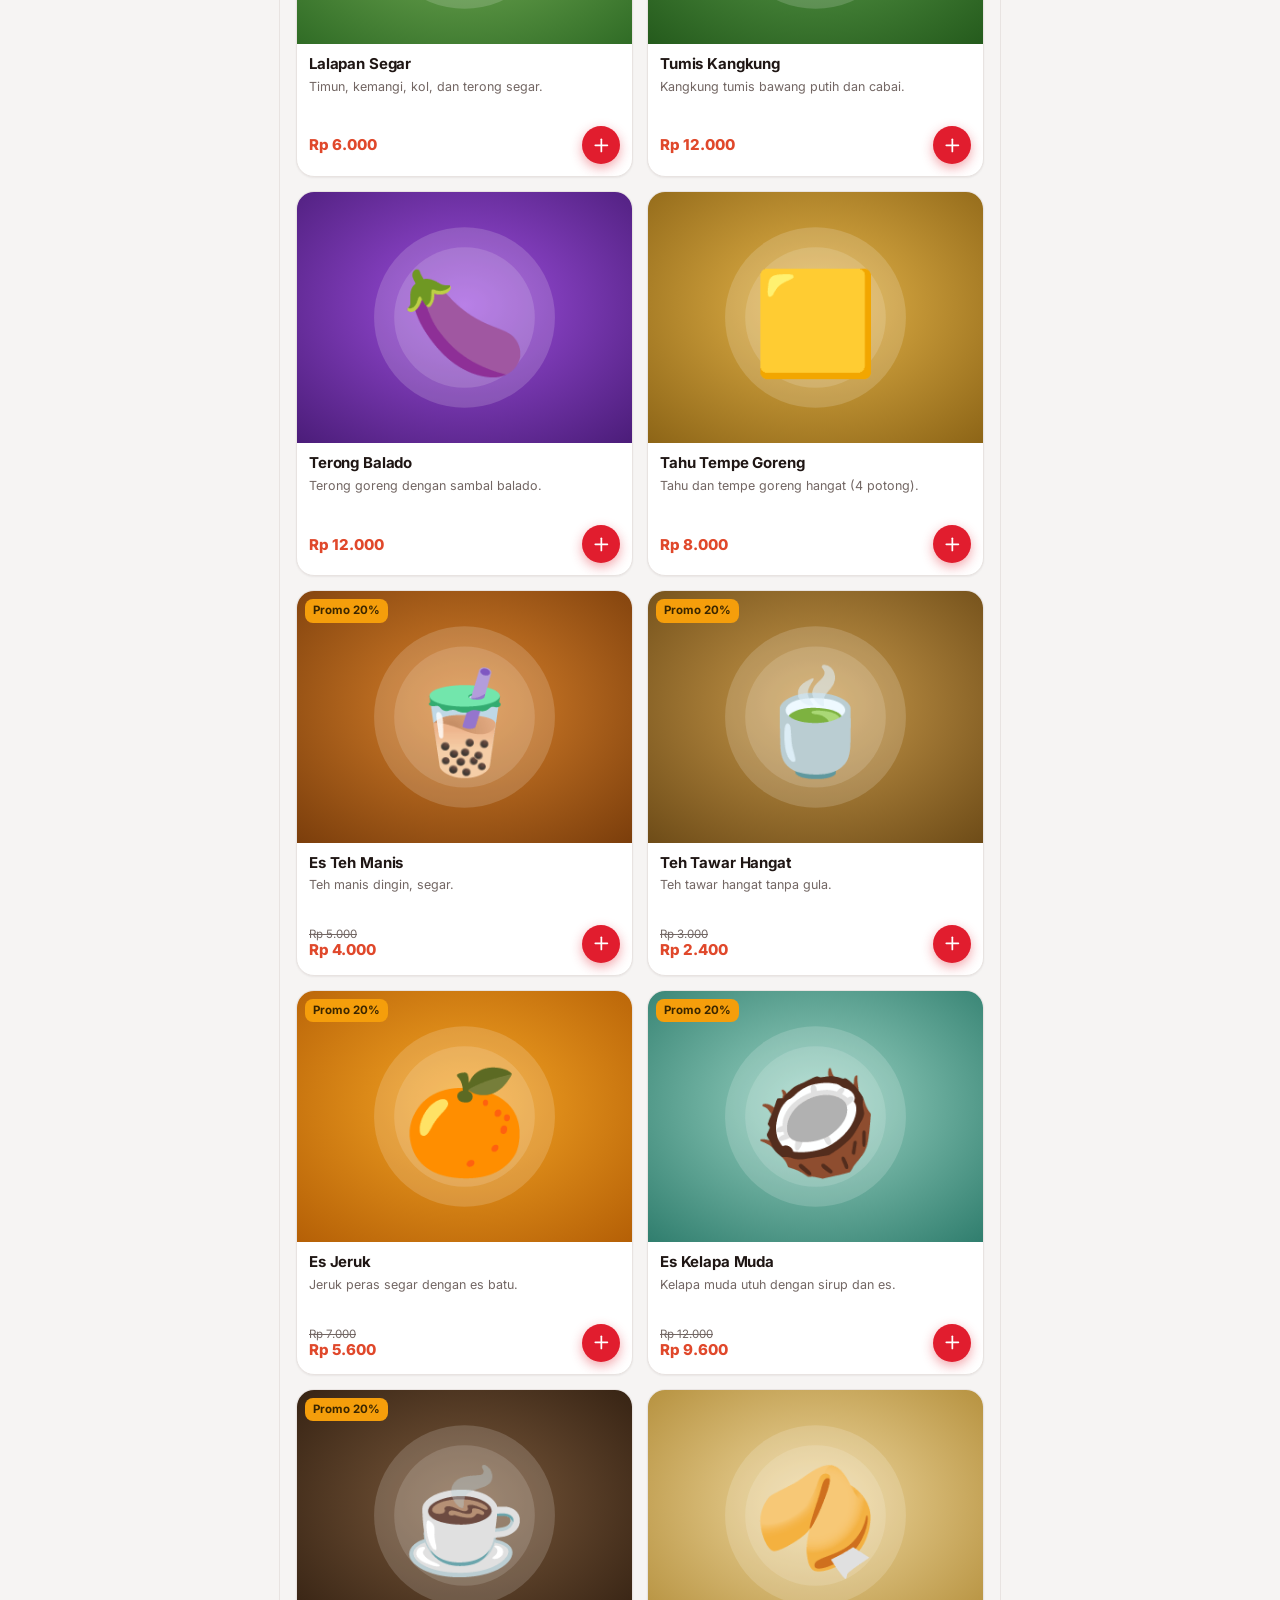
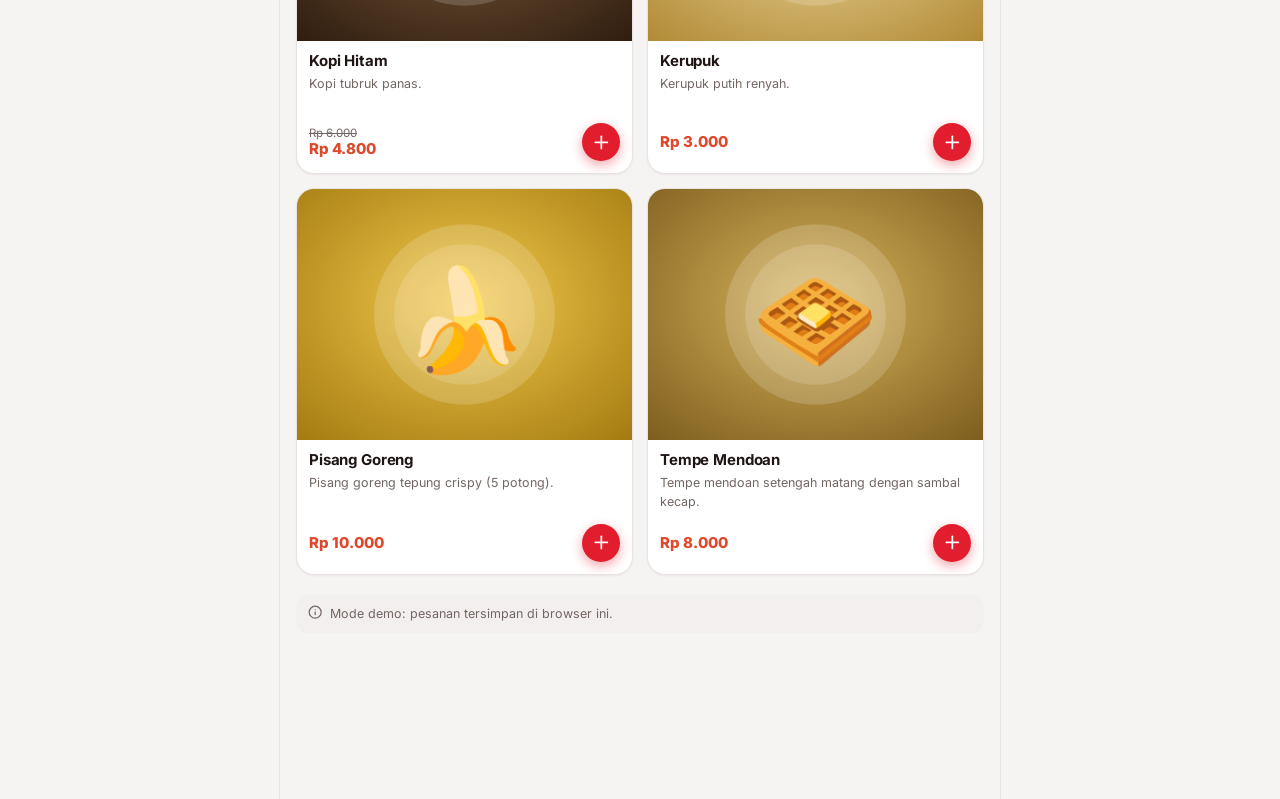
<file: menu.html>
<!doctype html>
<html lang="id" data-default-theme="light">
<head>
  <meta charset="utf-8">
  <meta name="viewport" content="width=device-width, initial-scale=1, viewport-fit=cover">
  <title>Menu Digital — QR Menu & Order</title>
  <meta name="description" content="Pilih menu dan kirim pesanan langsung dari meja Anda.">
  <meta name="robots" content="noindex">
  <meta name="theme-color" content="#a30f1a">
    <meta property="og:type" content="website">
  <meta property="og:site_name" content="Ayam Kampung &amp; Sambal Merintih">
  <meta property="og:locale" content="id_ID">
  <meta property="og:url" content="https://benyoriki.github.io/Restoran/menu.html">
  <meta property="og:title" content="🍽️ Menu Digital — Ayam Kampung &amp; Sambal Merintih">
  <meta property="og:description" content="Lihat daftar menu, harga, dan promo. Pilih makanan favorit lalu kirim pesanan langsung dari meja Anda.">
  <meta property="og:image" content="https://benyoriki.github.io/Restoran/og-image.jpg">
  <meta property="og:image:secure_url" content="https://benyoriki.github.io/Restoran/og-image.jpg">
  <meta property="og:image:type" content="image/jpeg">
  <meta property="og:image:width" content="1200"><meta property="og:image:height" content="630">
  <meta property="og:image:alt" content="Ayam Kampung &amp; Sambal Merintih — ayam bakar kampung dengan sambal, scan QR dan bayar QRIS">
  <meta name="twitter:card" content="summary_large_image">
  <meta name="twitter:title" content="🍽️ Menu Digital — Ayam Kampung &amp; Sambal Merintih">
  <meta name="twitter:description" content="Lihat daftar menu, harga, dan promo. Pilih makanan favorit lalu kirim pesanan langsung dari meja Anda.">
  <meta name="twitter:image" content="https://benyoriki.github.io/Restoran/og-image.jpg">
  <link rel="canonical" href="https://benyoriki.github.io/Restoran/menu.html">
  <link rel="icon" type="image/png" sizes="32x32" href="assets/favicon-32.png">
  <link rel="icon" type="image/png" sizes="48x48" href="assets/favicon-48.png">
  <link rel="apple-touch-icon" href="assets/apple-touch-icon.png">
  <link rel="manifest" href="manifest.webmanifest">
  <meta name="mobile-web-app-capable" content="yes"><meta name="apple-mobile-web-app-capable" content="yes"><meta name="apple-mobile-web-app-title" content="Sambal Merintih"><meta name="application-name" content="Sambal Merintih">
  <link rel="preconnect" href="https://fonts.googleapis.com"><link rel="preconnect" href="https://fonts.gstatic.com" crossorigin>
  <link href="https://fonts.googleapis.com/css2?family=Inter:wght@400;500;600;700;800;900&display=swap" rel="stylesheet">
  <script>try{var t=localStorage.getItem('qmo:theme');document.documentElement.setAttribute('data-theme',t||'light')}catch(e){}</script>
  <link rel="stylesheet" href="splash.css">
  <link rel="stylesheet" href="style.css">
  <link rel="stylesheet" href="dashboard.css">
  <link rel="stylesheet" href="responsive.css">
</head>
<body class="cust-body">
<div id="splash" aria-hidden="true"><div class="sp-in"><div class="sp-logo"><img src="assets/icon-192.png" alt=""></div><h1>Ayam Kampung &amp; Sambal Merintih</h1><p>Menyiapkan menu untuk Anda…</p><div class="sp-bar"><i></i></div></div></div>
<noscript><p style="padding:24px;font-family:sans-serif">Aplikasi ini membutuhkan JavaScript. Aktifkan JavaScript di browser Anda.</p></noscript>
<div id="app" class="cust-app" aria-live="polite">
  <div class="cust-shell"><div class="pad" style="padding-top:24px"><div class="skeleton-wrap"><div class="skeleton"></div><div class="skeleton"></div><div class="skeleton"></div></div></div></div>
</div>
<script src="vendor/lucide.min.js"></script>
<script src="vendor/qrcode.js"></script>
<script src="storage.js"></script>
<script src="app.js"></script>
<script src="qris.js"></script>
<script src="menu.js"></script>
<script src="orders.js"></script>
<script src="cart.js"></script>
<script>document.addEventListener('DOMContentLoaded', function () { CustomerMenu.init(); });</script>
<script src="pwa.js" defer></script>
</body>
</html>
</file>
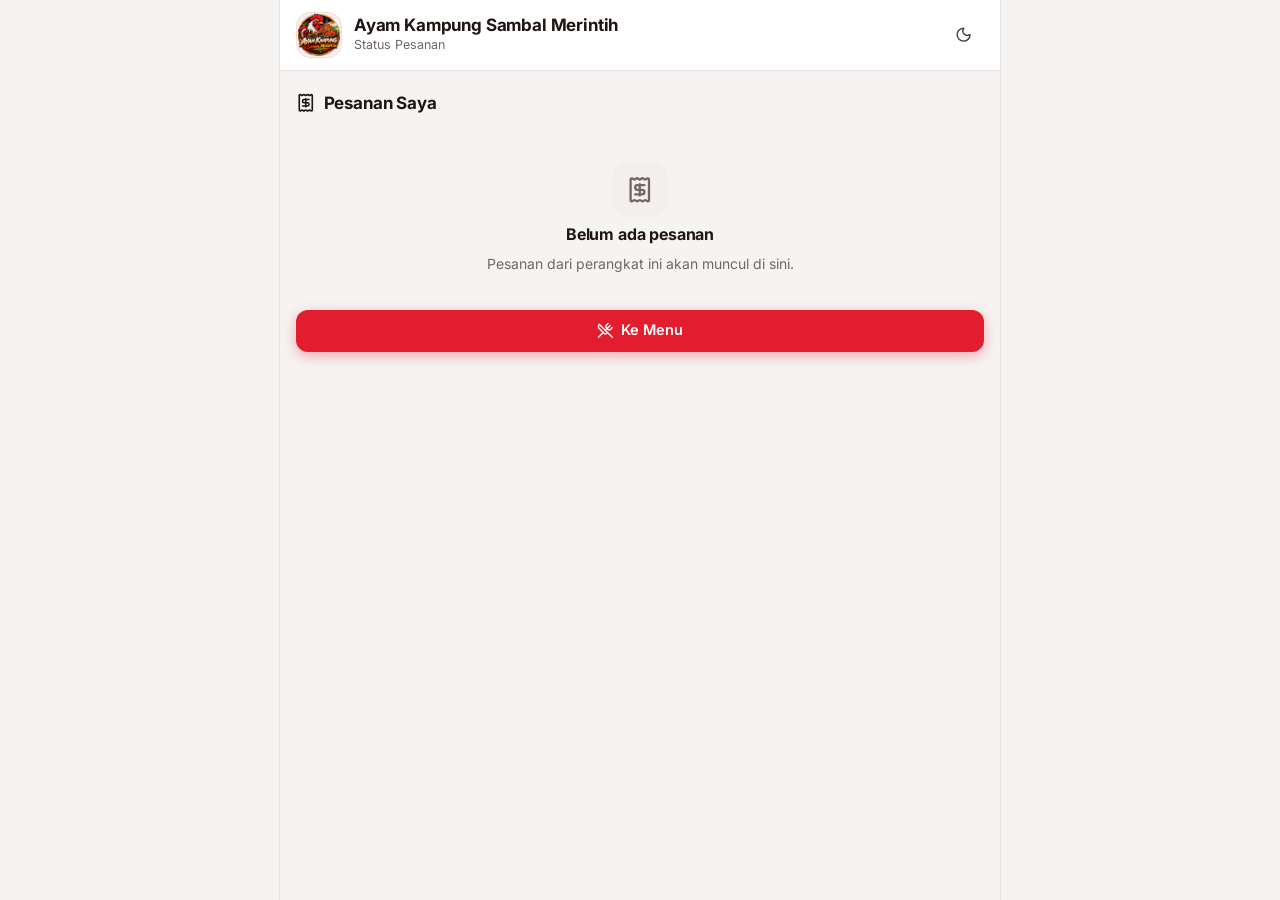
<file: order.html>
<!doctype html>
<html lang="id" data-default-theme="light">
<head>
  <meta charset="utf-8">
  <meta name="viewport" content="width=device-width, initial-scale=1, viewport-fit=cover">
  <title>Status Pesanan — QR Menu & Order</title>
  <meta name="description" content="Lacak status pesanan Anda.">
  <meta name="robots" content="noindex">
  <meta name="theme-color" content="#a30f1a">
  <meta property="og:title" content="Status Pesanan — QR Menu & Order"><meta property="og:description" content="Lacak status pesanan Anda."><meta property="og:image" content="og-image.png">
  <link rel="icon" type="image/png" sizes="32x32" href="assets/favicon-32.png">
  <link rel="icon" type="image/png" sizes="48x48" href="assets/favicon-48.png">
  <link rel="apple-touch-icon" href="assets/apple-touch-icon.png">
  <link rel="manifest" href="manifest.webmanifest">
  <meta name="mobile-web-app-capable" content="yes"><meta name="apple-mobile-web-app-capable" content="yes"><meta name="apple-mobile-web-app-title" content="Sambal Merintih"><meta name="application-name" content="Sambal Merintih">
  <link rel="preconnect" href="https://fonts.googleapis.com"><link rel="preconnect" href="https://fonts.gstatic.com" crossorigin>
  <link href="https://fonts.googleapis.com/css2?family=Inter:wght@400;500;600;700;800;900&display=swap" rel="stylesheet">
  <script>try{var t=localStorage.getItem('qmo:theme');document.documentElement.setAttribute('data-theme',t||'light')}catch(e){}</script>
  <link rel="stylesheet" href="style.css">
  <link rel="stylesheet" href="dashboard.css">
  <link rel="stylesheet" href="responsive.css">
</head>
<body class="cust-body">
<noscript><p style="padding:24px;font-family:sans-serif">Aplikasi ini membutuhkan JavaScript. Aktifkan JavaScript di browser Anda.</p></noscript>
<div id="app" class="cust-app" aria-live="polite"></div>
<script src="vendor/lucide.min.js"></script>
<script src="vendor/qrcode.js"></script>
<script src="storage.js"></script>
<script src="app.js"></script>
<script src="qris.js"></script>
<script src="menu.js"></script>
<script src="orders.js"></script>
<script src="cart.js"></script>
<script>document.addEventListener('DOMContentLoaded', function () { OrderPage.init(); });</script>
<script src="pwa.js" defer></script>
</body>
</html>
</file>
<file: splash.css>
/* Layar pemuatan 3 detik — murni CSS (tetap hilang walau JavaScript gagal) */
#splash { position: fixed; top: 0; right: 0; bottom: 0; left: 0; z-index: 99999; display: flex; align-items: center; justify-content: center; text-align: center; color: #fff; padding: 24px;
  background: radial-gradient(60% 50% at 50% 38%, #5b0d14 0%, #2a0709 55%, #120405 100%); animation: spOut .5s ease 3s forwards; }
#splash .sp-in { display: grid; justify-items: center; gap: 14px; width: min(360px, 100%); }
#splash .sp-logo { width: 150px; height: 150px; border-radius: 50%; animation: spPop .8s cubic-bezier(.2, .8, .2, 1) both, spGlow 1.6s ease-in-out .8s infinite alternate; }
#splash .sp-logo img { width: 100%; height: 100%; display: block; }
#splash h1 { font: 800 22px/1.2 Inter, system-ui, 'Segoe UI', Arial, sans-serif; letter-spacing: -.01em; margin: 6px 0 0; animation: spUp .6s ease .3s both; }
#splash p { font: 500 14px Inter, system-ui, 'Segoe UI', Arial, sans-serif; color: #ffb9ad; margin: 0; animation: spUp .6s ease .5s both; }
#splash .sp-bar { width: 100%; height: 6px; border-radius: 99px; background: rgba(255, 255, 255, .14); overflow: hidden; margin-top: 10px; }
#splash .sp-bar i { display: block; height: 100%; width: 100%; border-radius: 99px; background: linear-gradient(90deg, #e11d2e, #ff7a3d, #ffb020); transform-origin: left; animation: spBar 3s linear forwards; }
@keyframes spBar { from { transform: scaleX(0); } to { transform: scaleX(1); } }
@keyframes spOut { to { opacity: 0; visibility: hidden; } }
@keyframes spPop { from { opacity: 0; transform: scale(.6); } to { opacity: 1; transform: scale(1); } }
@keyframes spUp { from { opacity: 0; transform: translateY(10px); } to { opacity: 1; transform: none; } }
@keyframes spGlow { from { box-shadow: 0 0 20px rgba(225, 29, 46, .35); } to { box-shadow: 0 0 48px rgba(255, 110, 60, .6); } }
html.lite #splash .sp-logo { animation: spPop .5s ease both; }
</file>
<file: style.css>
/* ==========================================================================
   style.css — design tokens, komponen bersama, menu pelanggan, landing page
   Palet: charcoal + putih + hijau emerald; aksen oranye untuk status pesanan.
   ========================================================================== */
:root {
  --bg: #f6f4f3; --surface: #ffffff; --surface-2: #faf8f7; --surface-3: #f3efee;
  --text: #1f1614; --text-2: #4c413e; --muted: #726663; --border: #e8e3e1; --border-2: #d8d2cf;
  --primary: #e11d2e; --primary-600: #c2121f; --primary-700: #9b0f1a; --primary-soft: #fdecee; --on-primary: #fff;
  --orange: #f59e0b; --orange-soft: #fff4dc; --orange-700: #b45309;
  --red: #ef4444; --red-soft: #fde8e8; --red-700: #b91c1c;
  --blue: #3b82f6; --blue-soft: #e3eefe; --blue-700: #1d4ed8;
  --purple: #8b5cf6; --purple-soft: #efe9fe;
  --ok: #16a34a; --ok-soft: #dcfce7; --ok-700: #15803d; --green-700: #15803d;
  --price: #e0482b;
  --charcoal: #171210; --charcoal-2: #221b18; --charcoal-3: #2f2623;
  --shadow-sm: 0 1px 2px rgba(32,16,17, .06); --shadow: 0 6px 20px rgba(32,16,17, .08); --shadow-lg: 0 18px 50px rgba(32,16,17, .18);
  --radius: 14px; --radius-sm: 10px; --radius-lg: 20px;
  --font: 'Inter', system-ui, -apple-system, 'Segoe UI', Roboto, 'Helvetica Neue', Arial, sans-serif;
  --ease: cubic-bezier(.2, .7, .2, 1);
  color-scheme: light;
}
:root[data-theme="dark"] {
  --bg: #120e0c; --surface: #1d1614; --surface-2: #231c1a; --surface-3: #2b2220;
  --text: #efe9e7; --text-2: #cfc6c3; --muted: #a09490; --border: #332926; --border-2: #453834;
  --primary: #e11d2e; --primary-600: #ff5a47; --primary-700: #ffb08a; --primary-soft: #3b1418;
  --orange-soft: #3a2c0c; --orange-700: #fbbf24; --red-soft: #3c1618; --red-700: #fca5a5; --blue-soft: #14274a; --blue-700: #93c5fd; --purple-soft: #2a1f4d;
  --ok-soft: #11361f; --ok-700: #86efac; --green-700: #86efac; --price: #ff7a59;
  --shadow-sm: 0 1px 2px rgba(0, 0, 0, .4); --shadow: 0 8px 24px rgba(0, 0, 0, .35); --shadow-lg: 0 20px 60px rgba(0, 0, 0, .55);
  color-scheme: dark;
}

*, *::before, *::after { box-sizing: border-box; }
html { -webkit-text-size-adjust: 100%; scroll-behavior: smooth; }
body { margin: 0; font-family: var(--font); font-size: 15px; line-height: 1.5; color: var(--text); background: var(--bg); -webkit-font-smoothing: antialiased; transition: background .25s var(--ease), color .25s var(--ease); }
img { max-width: 100%; display: block; }
a { color: var(--primary-600); text-decoration: none; }
a:hover { text-decoration: underline; }
h1, h2, h3, h4, h5 { margin: 0; line-height: 1.2; letter-spacing: -.01em; }
p { margin: 0; }
button, input, select, textarea { font: inherit; color: inherit; }
button { cursor: pointer; }
button:disabled { cursor: not-allowed; opacity: .55; }
[hidden] { display: none !important; }
:focus-visible { outline: 3px solid rgba(225,29,46,0.55); outline-offset: 2px; border-radius: 6px; }
.no-scroll { overflow: hidden; }
i[data-lucide], svg.lucide { width: 1.15em; height: 1.15em; flex: none; vertical-align: -.2em; stroke-width: 2; }
.muted { color: var(--muted); } .small { font-size: 12.5px; } .mono { font-family: ui-monospace, Menlo, Consolas, monospace; font-size: 12.5px; }
.text-danger { color: var(--red); } .text-success { color: var(--ok-700); } .text-warn { color: var(--orange-700); }
.ta-r { text-align: right; } .ta-c { text-align: center; }
.sr-only { position: absolute; width: 1px; height: 1px; overflow: hidden; clip: rect(0 0 0 0); white-space: nowrap; }

/* ---------- tombol ---------- */
.btn { display: inline-flex; align-items: center; justify-content: center; gap: 8px; min-height: 42px; padding: 0 18px; border: 1px solid transparent; border-radius: 12px; font-weight: 600; font-size: 14.5px; line-height: 1; text-decoration: none !important; white-space: nowrap; transition: transform .15s var(--ease), background .2s, box-shadow .2s, border-color .2s; }
.btn:active:not(:disabled) { transform: translateY(1px) scale(.99); }
.btn-primary { background: var(--primary); color: var(--on-primary); box-shadow: 0 4px 14px rgba(225,29,46,0.35); }
.btn-primary:hover:not(:disabled) { background: var(--primary-600); }
.btn-soft { background: var(--primary-soft); color: var(--primary-700); }
.btn-soft:hover:not(:disabled) { background: var(--primary-soft); }
.btn-ghost { background: transparent; color: var(--text-2); border-color: var(--border); }
.btn-ghost:hover:not(:disabled) { background: var(--surface-3); }
.btn-outline { background: transparent; color: var(--text); border-color: var(--border-2); }
.btn-outline:hover:not(:disabled) { background: var(--surface-3); }
.btn-danger { background: var(--red); color: #fff; }
.btn-danger:hover:not(:disabled) { background: #dc2626; }
.btn-sm { min-height: 34px; padding: 0 12px; font-size: 13px; border-radius: 10px; }
.btn-lg { min-height: 52px; font-size: 16px; border-radius: 14px; }
.btn-block { width: 100%; }
.btn-row { display: flex; flex-wrap: wrap; gap: 10px; } .btn-row.stack { flex-direction: column; } .btn-stack { display: flex; flex-direction: column; gap: 10px; align-items: stretch; }
.icon-btn { display: inline-grid; place-items: center; width: 40px; height: 40px; border: 1px solid transparent; background: transparent; color: var(--text-2); border-radius: 12px; transition: background .2s, color .2s; text-decoration: none !important; position: relative; }
.icon-btn:hover { background: var(--surface-3); color: var(--text); }
.icon-btn.sm { width: 32px; height: 32px; border-radius: 9px; font-size: 14px; }
.icon-btn.danger:hover { background: var(--red-soft); color: var(--red); }
.icon-btn.ok:hover { background: var(--ok-soft); color: var(--ok-700); }
.icon-btn.on { background: var(--primary-soft); color: var(--primary-600); }
.link { font-weight: 600; font-size: 13.5px; } .link-danger { background: none; border: 0; color: var(--red); font-weight: 600; font-size: 13.5px; padding: 4px 6px; }

/* ---------- form ---------- */
.form-grid { display: grid; grid-template-columns: repeat(2, minmax(0, 1fr)); gap: 14px 16px; }
.field { min-width: 0; } .field.span2, .span2 { grid-column: 1 / -1; } .field.invalid input, .field.invalid select, .field.invalid textarea { border-color: var(--red); }
label, .lbl { display: block; font-weight: 600; font-size: 13.5px; color: var(--text-2); margin-bottom: 6px; }
.lbl { margin-top: 14px; } .req { color: var(--red); }
input[type=text], input[type=number], input[type=search], input[type=email], input[type=tel], input[type=url], input[type=date], input[type=datetime-local], input[type=password], input:not([type]), select, textarea {
  width: 100%; min-height: 42px; padding: 9px 12px; background: var(--surface); border: 1px solid var(--border-2); border-radius: 11px; color: var(--text); transition: border-color .2s, box-shadow .2s; }
textarea { resize: vertical; min-height: 70px; }
input:focus, select:focus, textarea:focus { outline: none; border-color: var(--primary); box-shadow: 0 0 0 3px rgba(225,29,46,0.22); }
input::placeholder, textarea::placeholder { color: var(--muted); }
select { appearance: none; background-image: url("data:image/svg+xml,%3Csvg xmlns='http://www.w3.org/2000/svg' width='14' height='14' viewBox='0 0 24 24' fill='none' stroke='%2362736b' stroke-width='2.5' stroke-linecap='round' stroke-linejoin='round'%3E%3Cpath d='m6 9 6 6 6-6'/%3E%3C/svg%3E"); background-repeat: no-repeat; background-position: right 12px center; padding-right: 34px; }
.hint { display: block; margin-top: 5px; color: var(--muted); font-size: 12.5px; } .hint.ok { color: var(--ok-700); font-weight: 600; }
.err { display: block; color: var(--red); font-size: 12.5px; min-height: 0; margin-top: 4px; font-weight: 500; } .err:empty { display: none; }
.form-error { background: var(--red-soft); color: var(--red-700); padding: 10px 12px; border-radius: 10px; font-size: 13.5px; }
.input-group { display: flex; } .input-group input { border-radius: 0 11px 11px 0; min-width: 0; } .input-group .addon + input:not(:last-child) { border-radius: 0; }
.addon { display: inline-flex; align-items: center; padding: 0 12px; background: var(--surface-3); border: 1px solid var(--border-2); border-right: 0; border-radius: 11px 0 0 11px; color: var(--muted); font-weight: 600; font-size: 13.5px; }
.input-group input + .addon { border: 1px solid var(--border-2); border-left: 0; border-radius: 0 11px 11px 0; }
.switch { display: inline-flex; align-items: center; gap: 10px; cursor: pointer; margin: 0; font-weight: 500; }
.switch input { position: absolute; opacity: 0; width: 0; height: 0; }
.slider { width: 42px; height: 24px; border-radius: 999px; background: var(--border-2); position: relative; flex: none; transition: background .2s; }
.slider::after { content: ''; position: absolute; top: 3px; left: 3px; width: 18px; height: 18px; border-radius: 50%; background: #fff; box-shadow: var(--shadow-sm); transition: transform .2s var(--ease); }
.switch input:checked + .slider { background: var(--primary); } .switch input:checked + .slider::after { transform: translateX(18px); }
.switch input:focus-visible + .slider { outline: 3px solid rgba(225,29,46,0.50); outline-offset: 2px; }
.switch input:disabled + .slider { opacity: .5; }
.switch.sm .slider { width: 36px; height: 21px; } .switch.sm .slider::after { width: 15px; height: 15px; } .switch.sm input:checked + .slider::after { transform: translateX(15px); }
.checklist { display: grid; grid-template-columns: repeat(2, 1fr); gap: 6px 14px; max-height: 190px; overflow: auto; padding: 10px; border: 1px solid var(--border-2); border-radius: 11px; }
.check { display: flex; gap: 8px; align-items: center; font-weight: 500; margin: 0; font-size: 14px; } .check input { width: 17px; height: 17px; accent-color: var(--primary); }
.radio-row { display: flex; flex-wrap: wrap; gap: 8px; } .radio { margin: 0; } .radio input { position: absolute; opacity: 0; }
.radio span { display: inline-flex; padding: 8px 14px; border: 1px solid var(--border-2); border-radius: 999px; font-weight: 600; font-size: 13.5px; transition: .15s; }
.radio input:checked + span { background: var(--primary); border-color: var(--primary); color: #fff; } .radio input:focus-visible + span { outline: 3px solid rgba(225,29,46,0.50); }
.img-field .img-prev { height: 150px; border: 1.5px dashed var(--border-2); border-radius: 12px; display: grid; place-items: center; overflow: hidden; background: var(--surface-2); color: var(--muted); }
.img-field .img-prev img { width: 100%; height: 100%; object-fit: cover; } .img-field .img-prev span { display: grid; place-items: center; gap: 4px; }
.img-field .img-actions { display: flex; gap: 8px; margin: 10px 0 4px; } .img-field.loading { opacity: .5; pointer-events: none; }
.search-in { position: relative; flex: 1 1 220px; min-width: 0; } .search-in i, .search-in svg { position: absolute; left: 12px; top: 50%; transform: translateY(-50%); color: var(--muted); pointer-events: none; }
.search-in input { padding-left: 38px; } .search-in.sm input { min-height: 38px; }
.toolbar { display: flex; flex-wrap: wrap; gap: 10px; align-items: center; margin-bottom: 14px; } .toolbar select { width: auto; min-width: 150px; flex: 0 1 auto; }
.inline-f { display: inline-flex; align-items: center; gap: 8px; margin: 0; font-weight: 500; } .inline-f input { width: auto; }
.seg { display: inline-flex; padding: 3px; background: var(--surface-3); border-radius: 12px; gap: 2px; } .seg.full { display: flex; } .seg.full button { flex: 1; }
.seg button { border: 0; background: transparent; padding: 8px 14px; border-radius: 9px; font-weight: 600; font-size: 13.5px; color: var(--muted); display: inline-flex; gap: 6px; align-items: center; justify-content: center; }
.seg button.on { background: var(--surface); color: var(--text); box-shadow: var(--shadow-sm); }
.tabs { display: flex; gap: 4px; overflow-x: auto; border-bottom: 1px solid var(--border); margin: -4px 0 18px; scrollbar-width: none; } .tabs::-webkit-scrollbar { display: none; }
.tabs button { border: 0; background: none; padding: 12px 16px; font-weight: 600; color: var(--muted); border-bottom: 3px solid transparent; white-space: nowrap; margin-bottom: -1px; }
.tabs button.on { color: var(--primary-600); border-color: var(--primary); }

/* ---------- badge, chip, tag ---------- */
.badge { display: inline-flex; align-items: center; gap: 4px; padding: 3px 10px; border-radius: 999px; font-size: 12px; font-weight: 700; background: var(--surface-3); color: var(--text-2); white-space: nowrap; }
.badge.success { background: var(--ok-soft); color: var(--ok-700); } .badge.warn { background: var(--orange-soft); color: var(--orange-700); }
.badge.danger { background: var(--red-soft); color: var(--red-700); } .badge.info { background: var(--blue-soft); color: var(--blue-700); } .badge.blue { background: var(--blue-soft); color: var(--blue-700); }
.badge.orange { background: #ffe7cc; color: #b45309; } :root[data-theme=dark] .badge.orange { background: #3e2a10; color: #fdba74; }
.badge.purple { background: var(--purple-soft); color: #6d28d9; } :root[data-theme=dark] .badge.purple { color: #c4b5fd; } .badge.muted { background: var(--surface-3); color: var(--muted); }
.badge i, .badge svg { width: 13px; height: 13px; }
.chip { display: inline-flex; align-items: center; gap: 6px; padding: 6px 12px; border-radius: 999px; background: var(--surface); border: 1px solid var(--border); font-size: 13px; font-weight: 600; }
.chip-table { background: var(--primary-soft); color: var(--primary-700); border-color: transparent; } .chip-soft { background: rgba(225,29,46, .15); color: #ffb08a; border-color: transparent; }
.count { position: absolute; top: -3px; right: -3px; min-width: 18px; height: 18px; padding: 0 5px; border-radius: 999px; background: var(--red); color: #fff; font: 700 11px/18px var(--font); text-align: center; font-style: normal; }
.tag { padding: 3px 8px; border-radius: 8px; font-size: 11.5px; font-weight: 700; }
.tag-promo { background: var(--orange); color: #3a2600; } .tag-sold { background: rgba(20, 20, 20, .82); color: #fff; } .tag-pop { background: var(--primary); color: #fff; } .tag-low { background: var(--red-soft); color: var(--red-700); }

/* ---------- modal / toast / state ---------- */
.overlay { position: fixed; inset: 0; z-index: 100; display: grid; place-items: center; padding: 16px; background: rgba(14,10,8, .55); opacity: 0; transition: opacity .18s; overflow-y: auto; }
.overlay.in { opacity: 1; }
.dialog { width: 100%; background: var(--surface); border-radius: var(--radius-lg); box-shadow: var(--shadow-lg); display: flex; flex-direction: column; max-height: calc(100dvh - 32px); transform: translateY(14px) scale(.98); transition: transform .22s var(--ease); }
.overlay.in .dialog { transform: none; }
.dialog-sm { max-width: 440px; } .dialog-md { max-width: 620px; } .dialog-lg { max-width: 860px; }
.dialog-head { display: flex; align-items: center; justify-content: space-between; gap: 10px; padding: 16px 18px 12px 22px; border-bottom: 1px solid var(--border); } .dialog-head h3 { font-size: 17px; }
.dialog-body { padding: 18px 22px; overflow-y: auto; flex: 1; -webkit-overflow-scrolling: touch; }
.dialog-foot { display: flex; justify-content: flex-end; gap: 10px; padding: 14px 22px; border-top: 1px solid var(--border); flex-wrap: wrap; }
.confirm { display: flex; gap: 14px; align-items: flex-start; } .confirm p { color: var(--text-2); }
.confirm-ic { width: 44px; height: 44px; flex: none; border-radius: 12px; display: grid; place-items: center; background: var(--blue-soft); color: var(--blue-700); font-size: 20px; } .confirm-ic.danger { background: var(--red-soft); color: var(--red); }
#toasts { position: fixed; z-index: 200; right: 16px; bottom: 16px; display: flex; flex-direction: column; gap: 10px; max-width: min(380px, calc(100vw - 32px)); pointer-events: none; }
.toast { display: flex; gap: 10px; align-items: flex-start; padding: 12px 14px; border-radius: 12px; background: var(--charcoal); color: #fff; box-shadow: var(--shadow-lg); font-size: 14px; font-weight: 500; transform: translateY(12px); opacity: 0; transition: .25s var(--ease); pointer-events: auto; border-left: 4px solid var(--primary); }
.toast.in { transform: none; opacity: 1; } .toast i, .toast svg { margin-top: 2px; }
.toast-error { border-color: var(--red); } .toast-warn { border-color: var(--orange); } .toast-info { border-color: var(--blue); }
.state { display: grid; justify-items: center; gap: 8px; text-align: center; padding: 36px 16px; color: var(--muted); }
.state h4 { color: var(--text); font-size: 16px; } .state p { max-width: 380px; font-size: 14px; }
.state-ic { width: 56px; height: 56px; border-radius: 16px; display: grid; place-items: center; background: var(--surface-3); font-size: 24px; color: var(--muted); } .state-error .state-ic { background: var(--red-soft); color: var(--red); }
.skeleton-wrap { display: grid; gap: 14px; } .skeleton { height: 96px; border-radius: var(--radius); background: linear-gradient(100deg, var(--surface-3) 30%, var(--surface-2) 50%, var(--surface-3) 70%); background-size: 300% 100%; animation: sk 1.2s linear infinite; }
@keyframes sk { to { background-position: -150% 0; } }
.notice { display: flex; gap: 10px; align-items: flex-start; padding: 12px 14px; border-radius: 12px; font-size: 13.5px; margin-bottom: 14px; background: var(--blue-soft); color: var(--blue-700); }
.notice.warn { background: var(--orange-soft); color: var(--orange-700); } .notice.danger { background: var(--red-soft); color: var(--red-700); } .notice a { font-weight: 700; text-decoration: underline; }
.notice > i, .notice > svg { margin-top: 2px; }

/* ---------- kartu, tabel ---------- */
.card { background: var(--surface); border: 1px solid var(--border); border-radius: var(--radius); padding: 18px; box-shadow: var(--shadow-sm); min-width: 0; }
.card.flat { box-shadow: none; } .card-head { display: flex; align-items: center; justify-content: space-between; gap: 10px; margin-bottom: 14px; flex-wrap: wrap; } .card-head h3 { font-size: 16px; display: flex; gap: 8px; align-items: center; }
.table-wrap { overflow-x: auto; margin: 0 -4px; padding: 0 4px; }
.tbl { width: 100%; border-collapse: collapse; font-size: 14px; }
.tbl th { text-align: left; font-size: 12px; text-transform: uppercase; letter-spacing: .04em; color: var(--muted); font-weight: 700; padding: 10px 12px; border-bottom: 1px solid var(--border); white-space: nowrap; }
.tbl td { padding: 12px; border-bottom: 1px solid var(--border); vertical-align: middle; } .tbl tbody tr:last-child td { border-bottom: 0; } .tbl tbody tr:hover { background: var(--surface-2); }
.tbl th.ta-r { text-align: right; } .tbl th.ta-c { text-align: center; }
.sub { display: block; font-size: 12.5px; color: var(--muted); font-weight: 400; margin-top: 2px; }
.clamp { display: -webkit-box; -webkit-line-clamp: 2; -webkit-box-orient: vertical; overflow: hidden; max-width: 320px; }
.thumb { width: 52px; height: 42px; object-fit: cover; border-radius: 9px; background: var(--surface-3); } .thumb.sm { width: 40px; height: 34px; }
.cell-flex { display: flex; align-items: center; gap: 10px; }
.row-actions { display: inline-flex; gap: 2px; align-items: center; justify-content: center; }
.table-foot { margin-top: 12px; color: var(--muted); font-size: 13px; }
.mini-tbl { width: 100%; border-collapse: collapse; } .mini-tbl td { padding: 7px 0; border-bottom: 1px dashed var(--border); } .mini-tbl tr.sep td { border-top: 1px solid var(--border-2); padding-top: 10px; } .mini-tbl tr.total td { font-weight: 800; font-size: 16px; border-bottom: 0; }
.stat-grid { display: grid; gap: 14px; margin-bottom: 16px; grid-template-columns: repeat(5, minmax(0, 1fr)); }
.stat-grid.three { grid-template-columns: repeat(3, minmax(0, 1fr)); } .stat-grid.four { grid-template-columns: repeat(4, minmax(0, 1fr)); }
.stat { display: flex; gap: 12px; align-items: center; padding: 16px; background: var(--surface); border: 1px solid var(--border); border-radius: var(--radius); box-shadow: var(--shadow-sm); min-width: 0; }
.stat > div { min-width: 0; } .stat small { display: block; color: var(--muted); font-size: 13px; font-weight: 500; } .stat b { display: block; font-size: 21px; letter-spacing: -.02em; overflow-wrap: anywhere; line-height: 1.2; }
.stat em { display: block; font-style: normal; font-size: 12px; color: var(--muted); margin-top: 2px; } .stat em.up { color: var(--primary-600); font-weight: 600; } .stat em.down { color: var(--red); font-weight: 600; }
.stat-ic { width: 44px; height: 44px; flex: none; border-radius: 12px; display: grid; place-items: center; font-size: 20px; background: var(--primary-soft); color: var(--primary-600); }
.stat-ic.green { background: #dcfce7; color: #15803d; } .stat-ic.amber { background: var(--orange-soft); color: var(--orange-700); } .stat-ic.blue { background: var(--blue-soft); color: var(--blue-700); } .stat-ic.red { background: var(--red-soft); color: var(--red); } .stat-ic.slate { background: var(--surface-3); color: var(--text-2); }
:root[data-theme=dark] .stat-ic.green { background: #11361f; color: #86efac; }
.kv-grid { display: grid; grid-template-columns: repeat(auto-fit, minmax(130px, 1fr)); gap: 14px; margin-bottom: 14px; } .kv-grid small { display: block; color: var(--muted); font-size: 12.5px; } .kv-grid b { font-size: 17px; }
.grid-2 { display: grid; grid-template-columns: repeat(2, minmax(0, 1fr)); gap: 16px; margin-bottom: 16px; } .grid-2-1 { display: grid; grid-template-columns: minmax(0, 2fr) minmax(0, 1fr); gap: 16px; margin-bottom: 16px; } .grid-3 { display: grid; grid-template-columns: repeat(3, minmax(0, 1fr)); gap: 16px; margin-bottom: 16px; }
.span-2 { grid-column: 1 / -1; }
.sec-h { font-size: 15px; margin: 22px 0 12px; } .sec-h small { color: var(--muted); font-weight: 500; font-size: 13px; }
.sec-title { display: flex; align-items: center; gap: 8px; font-size: 17px; margin: 18px 0 12px; }
.rank { list-style: none; margin: 0; padding: 0; display: grid; gap: 4px; } .rank li { display: flex; align-items: center; gap: 10px; padding: 9px 2px; border-bottom: 1px solid var(--border); } .rank li:last-child { border: 0; }
.rank-n { width: 24px; height: 24px; border-radius: 8px; background: var(--surface-3); display: grid; place-items: center; font-size: 12px; font-weight: 800; color: var(--muted); } .rank li:nth-child(1) .rank-n { background: var(--primary); color: #fff; }
.rank-name { flex: 1; min-width: 0; overflow: hidden; text-overflow: ellipsis; white-space: nowrap; }
.usage { margin: 12px 0; } .usage > div:first-child { display: flex; justify-content: space-between; font-size: 13.5px; margin-bottom: 6px; } .bar { height: 8px; background: var(--surface-3); border-radius: 99px; overflow: hidden; } .bar i { display: block; height: 100%; background: var(--primary); border-radius: 99px; } .bar i.hot { background: var(--red); }
.check-list { list-style: none; padding: 0; margin: 12px 0; display: grid; gap: 8px; font-size: 14px; } .check-list li { display: flex; gap: 8px; align-items: flex-start; } .check-list .ok { color: var(--ok-700); } .check-list .todo { color: var(--muted); }
.dev-card { padding: 14px; border-radius: 12px; background: var(--surface-2); border: 1px solid var(--border); }
.est .est-row { display: flex; justify-content: space-between; padding: 8px 0; border-bottom: 1px dashed var(--border); } .est .total { border: 0; font-size: 18px; font-weight: 800; margin-bottom: 10px; }
.danger-zone { border-color: rgba(239,68,68,.3); }

/* ---------- grafik ---------- */
.chart { width: 100%; height: auto; display: block; } .ch-grid { stroke: var(--border); stroke-width: 1; } .ch-ax { fill: var(--muted); font-size: 11px; font-family: var(--font); }
.ch-bar { fill: var(--primary); transition: opacity .15s; } .ch-bar:hover { opacity: .75; } .ch-big { font-size: 22px; font-weight: 800; fill: var(--text); font-family: var(--font); } .ch-ring-empty { fill: none; stroke: var(--surface-3); stroke-width: 18; }
.donut { display: flex; align-items: center; gap: 18px; flex-wrap: wrap; justify-content: center; } .donut svg { width: 150px; height: 150px; flex: none; }
.legend { list-style: none; padding: 0; margin: 0; display: grid; gap: 7px; font-size: 13.5px; flex: 1; min-width: 130px; } .legend li { display: flex; align-items: center; gap: 8px; } .legend i { width: 10px; height: 10px; border-radius: 3px; flex: none; } .legend span { flex: 1; } .legend b { color: var(--text-2); }
.hbars { list-style: none; margin: 0; padding: 0; display: grid; gap: 12px; } .hb-top { display: flex; justify-content: space-between; gap: 8px; font-size: 13.5px; margin-bottom: 5px; } .hb-top span { overflow: hidden; text-overflow: ellipsis; white-space: nowrap; } .hb-track { height: 8px; background: var(--surface-3); border-radius: 99px; overflow: hidden; } .hb-fill { height: 100%; background: var(--primary); border-radius: 99px; }

/* ---------- ringkasan harga & stepper ---------- */
.summary { margin-top: 14px; padding-top: 4px; } .sum-row { display: flex; justify-content: space-between; padding: 5px 0; color: var(--text-2); font-size: 14.5px; } .sum-row.disc { color: var(--primary-600); } .sum-row.total { margin-top: 6px; padding-top: 12px; border-top: 1px solid var(--border-2); font-size: 18px; color: var(--text); font-weight: 800; }
.stepper { display: inline-flex; align-items: center; gap: 2px; background: var(--surface-3); border-radius: 999px; padding: 3px; } .stepper b { min-width: 26px; text-align: center; font-size: 14px; }
.stepper button { width: 30px; height: 30px; border-radius: 50%; border: 0; background: var(--surface); display: grid; place-items: center; color: var(--text); box-shadow: var(--shadow-sm); } .stepper button:hover:not(:disabled) { background: var(--primary); color: #fff; }
.stepper.lg button { width: 40px; height: 40px; } .stepper.lg b { min-width: 40px; font-size: 18px; }

/* ==========================================================================
   MENU PELANGGAN (menu.html, order.html)
   ========================================================================== */
.cust-body { background: var(--bg); } #app.cust-app { max-width: 720px; margin: 0 auto; min-height: 100dvh; background: var(--bg); position: relative; }
.cust-shell { padding-bottom: 150px; }
.cust-head { position: sticky; top: 0; z-index: 30; display: flex; align-items: center; justify-content: space-between; gap: 10px; padding: 12px 16px; background: var(--surface); border-bottom: 1px solid var(--border); }
.cust-brand { display: flex; align-items: center; gap: 12px; min-width: 0; } .cust-brand h1 { font-size: 17px; white-space: nowrap; overflow: hidden; text-overflow: ellipsis; } .cust-brand p { font-size: 12.5px; color: var(--muted); display: flex; gap: 4px; align-items: center; }
.cust-brand > div { min-width: 0; } .cust-logo { width: 46px; height: 46px; flex: none; border-radius: 14px; overflow: hidden; background: var(--primary-soft); display: grid; place-items: center; border: 1px solid var(--border); } .cust-logo img { width: 100%; height: 100%; object-fit: cover; } .logo-ph { color: var(--primary-600); font-size: 22px; display: grid; place-items: center; }
.cust-actions { display: flex; gap: 2px; flex: none; }
.cust-sub { display: flex; align-items: center; justify-content: space-between; gap: 10px; padding: 12px 16px 4px; flex-wrap: wrap; } .open-now { font-size: 12.5px; color: var(--muted); display: inline-flex; gap: 5px; align-items: center; }
.search-bar { margin: 8px 16px 0; display: flex; align-items: center; gap: 8px; padding: 0 10px 0 14px; background: var(--surface); border: 1px solid var(--border-2); border-radius: 14px; } .search-bar input { border: 0; box-shadow: none !important; background: transparent; padding-left: 4px; } .search-bar > i, .search-bar > svg { color: var(--muted); }
.cat-pills { display: flex; gap: 8px; overflow-x: auto; padding: 12px 16px; scrollbar-width: none; scroll-snap-type: x proximity; } .cat-pills::-webkit-scrollbar { display: none; }
.pill { flex: none; padding: 9px 18px; border-radius: 999px; border: 1px solid var(--border-2); background: var(--surface); font-weight: 600; font-size: 14px; color: var(--text-2); scroll-snap-align: start; transition: .15s; } .pill.on { background: var(--primary); border-color: var(--primary); color: #fff; box-shadow: 0 4px 12px rgba(225,29,46,0.35); }
.food-grid { display: grid; grid-template-columns: repeat(2, minmax(0, 1fr)); gap: 14px; padding: 4px 16px; }
.food-card { background: var(--surface); border: 1px solid var(--border); border-radius: 18px; overflow: hidden; display: flex; flex-direction: column; box-shadow: var(--shadow-sm); cursor: pointer; transition: transform .2s var(--ease), box-shadow .2s; } .food-card:hover { transform: translateY(-2px); box-shadow: var(--shadow); }
.food-img { position: relative; aspect-ratio: 4 / 3; background: var(--surface-3); overflow: hidden; } .food-img img { width: 100%; height: 100%; object-fit: cover; } .tags { position: absolute; top: 8px; left: 8px; display: flex; gap: 4px; flex-wrap: wrap; }
.food-card.is-sold .food-img img { filter: grayscale(1) brightness(.75); } .food-card.is-sold { opacity: .85; cursor: default; }
.food-body { padding: 11px 12px 12px; display: flex; flex-direction: column; gap: 4px; flex: 1; } .food-body h3 { font-size: 15px; line-height: 1.25; } .food-body p { font-size: 12.5px; color: var(--muted); display: -webkit-box; -webkit-line-clamp: 2; -webkit-box-orient: vertical; overflow: hidden; min-height: 2.9em; }
.food-foot { margin-top: auto; padding-top: 8px; display: flex; align-items: center; justify-content: space-between; gap: 6px; }
.price { display: flex; flex-direction: column; line-height: 1.15; } .price b { color: var(--price); font-size: 15px; font-weight: 800; } .price s { color: var(--muted); font-size: 11.5px; } .price.big b { font-size: 20px; }
.add-btn { width: 38px; height: 38px; border-radius: 50%; border: 0; background: var(--primary); color: #fff; display: grid; place-items: center; box-shadow: 0 4px 12px rgba(225,29,46,0.40); font-size: 18px; transition: transform .15s; } .add-btn:active { transform: scale(.9); }
.soldout-txt { font-size: 12px; color: var(--muted); font-weight: 600; }
.grid-empty { grid-column: 1 / -1; }
.cart-bar { position: fixed; z-index: 40; left: 50%; transform: translateX(-50%); bottom: calc(76px + env(safe-area-inset-bottom)); width: min(688px, calc(100% - 24px)); display: flex; align-items: center; justify-content: space-between; gap: 10px; padding: 14px 18px; border: 0; border-radius: 16px; background: var(--primary); color: #fff; font-weight: 700; box-shadow: 0 10px 30px rgba(225,29,46,0.45); animation: rise .3s var(--ease); }
.cart-bar .cb-l { display: inline-flex; gap: 8px; align-items: center; } @keyframes rise { from { transform: translate(-50%, 20px); opacity: 0; } }
.bottom-nav { position: fixed; z-index: 45; left: 50%; transform: translateX(-50%); bottom: 0; width: min(720px, 100%); display: grid; grid-template-columns: repeat(5, 1fr); background: var(--surface); border-top: 1px solid var(--border); padding: 6px 4px calc(6px + env(safe-area-inset-bottom)); box-shadow: 0 -6px 20px rgba(0, 0, 0, .06); }
.bottom-nav button { position: relative; border: 0; background: none; display: grid; justify-items: center; gap: 2px; padding: 6px 0; color: var(--muted); font-size: 11.5px; font-weight: 600; } .bottom-nav button i, .bottom-nav button svg { width: 22px; height: 22px; } .bottom-nav button.on { color: var(--primary-600); }
.bottom-nav .count { top: 0; right: calc(50% - 22px); }
.demo-note { display: flex; gap: 8px; align-items: flex-start; margin: 16px; padding: 10px 12px; border-radius: 12px; background: var(--surface-3); color: var(--muted); font-size: 12.5px; }
.pad { padding: 4px 16px 16px; } .foot-note { text-align: center; color: var(--muted); font-size: 12.5px; margin-top: 20px; }
.home-hero { margin: 12px 16px; padding: 22px; border-radius: 22px; color: #fff; background: radial-gradient(120% 140% at 100% 0%, #e11d2e 0%, #6e0b14 55%, #1f0b0d 100%); } .home-hero h2 { font-size: 24px; margin: 10px 0 6px; } .home-hero p { opacity: .85; margin-bottom: 16px; font-size: 14.5px; }
.info-card { margin: 16px; padding: 16px; background: var(--surface); border: 1px solid var(--border); border-radius: 16px; display: grid; gap: 8px; } .info-card p { display: flex; gap: 8px; color: var(--text-2); font-size: 14px; }
.hist-list { display: grid; gap: 12px; } .hist-card { background: var(--surface); border: 1px solid var(--border); border-radius: 16px; padding: 14px; color: inherit; text-decoration: none !important; display: block; } .hist-card.link:hover { border-color: var(--primary); }
.hist-top { display: flex; justify-content: space-between; gap: 10px; align-items: flex-start; } .hist-top small { display: block; color: var(--muted); font-size: 12.5px; } .hist-badges { display: flex; flex-wrap: wrap; gap: 4px; justify-content: flex-end; } .hist-badges.col { flex-direction: column; align-items: flex-end; }
.hist-items { list-style: none; padding: 0; margin: 10px 0; color: var(--text-2); font-size: 14px; display: grid; gap: 3px; } .hist-items.big li { display: flex; justify-content: space-between; gap: 10px; padding: 6px 0; border-bottom: 1px dashed var(--border); } .hist-items small { display: block; color: var(--muted); }
.hist-foot { display: flex; justify-content: space-between; align-items: center; gap: 8px; flex-wrap: wrap; }
.more-list { list-style: none; padding: 0; margin: 0; background: var(--surface); border: 1px solid var(--border); border-radius: 16px; overflow: hidden; } .more-list li { display: flex; gap: 12px; align-items: center; padding: 14px 16px; border-bottom: 1px solid var(--border); color: var(--text-2); font-size: 14.5px; } .more-list li:last-child { border: 0; }
.more-list a, .more-list button { display: flex; gap: 12px; align-items: center; width: 100%; color: inherit; background: none; border: 0; padding: 0; text-align: left; text-decoration: none !important; } .more-list li > span, .more-list a > span, .more-list button > span { flex: 1; }
.dialog.sheet { max-width: 520px; } .dialog.sheet .dialog-body { padding: 0; }
.detail-img { aspect-ratio: 16 / 10; background: var(--surface-3); position: relative; } .detail-img img { width: 100%; height: 100%; object-fit: cover; }
.detail-body { padding: 16px 20px 4px; display: grid; gap: 8px; } .detail-top { display: flex; justify-content: space-between; gap: 12px; } .detail-top h3 { font-size: 20px; } .cat-name { color: var(--primary-600); font-weight: 700; font-size: 12.5px; text-transform: uppercase; letter-spacing: .04em; }
.detail-desc { color: var(--text-2); } .detail-meta { display: flex; gap: 8px; flex-wrap: wrap; align-items: center; } .stock { font-size: 12.5px; font-weight: 700; padding: 3px 10px; border-radius: 99px; } .stock.ok { background: var(--primary-soft); color: var(--primary-700); } .stock.low { background: var(--orange-soft); color: var(--orange-700); } .stock.out { background: var(--red-soft); color: var(--red-700); }
.detail-qty { display: flex; justify-content: center; margin: 10px 0 6px; } .dialog.sheet .dialog-foot { border: 0; padding: 12px 20px 18px; }
.pick-table { padding: 16px 20px 20px; display: grid; gap: 14px; } .table-grid { display: grid; grid-template-columns: repeat(auto-fill, minmax(104px, 1fr)); gap: 10px; } .tbl-btn { padding: 14px 6px; border: 1.5px solid var(--border-2); background: var(--surface); border-radius: 14px; font-weight: 700; } .tbl-btn.on, .tbl-btn:hover { border-color: var(--primary); background: var(--primary-soft); color: var(--primary-700); }
/* keranjang */
.dialog.cart-sheet { max-width: 560px; height: calc(100dvh - 32px); } .dialog.cart-sheet .dialog-body { display: flex; flex-direction: column; overflow: hidden; } #cartRoot { display: flex; flex-direction: column; min-height: 0; flex: 1; }
.cs-head { display: flex; align-items: center; justify-content: space-between; gap: 8px; padding: 12px 14px; border-bottom: 1px solid var(--border); } .cs-head h2 { font-size: 18px; flex: 1; text-align: center; } .cs-body { flex: 1; overflow-y: auto; padding: 14px 18px; -webkit-overflow-scrolling: touch; } .cs-foot { padding: 12px 18px calc(14px + env(safe-area-inset-bottom)); border-top: 1px solid var(--border); display: grid; gap: 8px; }
.cs-table { margin-bottom: 12px; } .cs-list { list-style: none; margin: 0; padding: 0; display: grid; gap: 14px; }
.cs-item { display: grid; grid-template-columns: 68px 1fr; gap: 12px; padding-bottom: 14px; border-bottom: 1px solid var(--border); } .cs-item img { width: 68px; height: 68px; border-radius: 12px; object-fit: cover; } .cs-info { display: grid; gap: 6px; min-width: 0; }
.cs-row { display: flex; justify-content: space-between; align-items: center; gap: 8px; } .cs-row b { font-size: 14.5px; } .line-total { font-weight: 800; }
.item-note { min-height: 36px !important; padding: 6px 10px !important; font-size: 13px; border-radius: 9px !important; }
.issue { display: flex; gap: 6px; font-size: 12.5px; color: var(--red-700); background: var(--red-soft); padding: 6px 10px; border-radius: 8px; } .cs-item.has-issue img { filter: grayscale(.8); }
.opt { margin-top: 14px; border: 1px solid var(--border); border-radius: 12px; padding: 10px 12px; } .opt summary { font-weight: 600; font-size: 13.5px; cursor: pointer; color: var(--text-2); } .opt-grid { display: grid; gap: 8px; margin: 10px 0; }
.success { padding: 34px 22px 26px; text-align: center; display: grid; gap: 8px; justify-items: center; overflow-y: auto; }
.success-ic { width: 84px; height: 84px; border-radius: 50%; background: var(--ok); color: #fff; display: grid; place-items: center; font-size: 42px; box-shadow: 0 0 0 10px rgba(22,163,74,.18); animation: pop .5s var(--ease); } @keyframes pop { from { transform: scale(.4); opacity: 0; } }
.success h2 { font-size: 24px; margin-top: 10px; } .order-no { font-size: 38px; font-weight: 900; letter-spacing: -.02em; color: var(--text); } .order-no.sm { font-size: 28px; } .success-msg { color: var(--text-2); max-width: 340px; margin: 4px 0; }
.success-sum { width: 100%; background: var(--surface-2); border: 1px solid var(--border); border-radius: 14px; padding: 12px 14px; display: grid; gap: 6px; font-size: 14px; text-align: left; margin: 6px 0; } .success-sum div { display: flex; justify-content: space-between; gap: 10px; } .success-sum .t { border-top: 1px solid var(--border-2); padding-top: 8px; font-size: 16px; font-weight: 800; }
.success .btn { margin-top: 4px; }
.track-card { background: var(--surface); border: 1px solid var(--border); border-radius: 18px; padding: 16px; margin-bottom: 14px; } .track { list-style: none; padding: 0; margin: 16px 0 0; display: grid; gap: 0; } .track li { display: flex; gap: 12px; align-items: flex-start; position: relative; padding-bottom: 16px; } .track li:last-child { padding-bottom: 0; }
.track li::before { content: ''; position: absolute; left: 11px; top: 24px; bottom: 0; width: 2px; background: var(--border-2); } .track li:last-child::before { display: none; } .track li i { width: 24px; height: 24px; border-radius: 50%; border: 2px solid var(--border-2); background: var(--surface); display: grid; place-items: center; flex: none; font-size: 12px; color: #fff; z-index: 1; }
.track li.done i { background: var(--primary); border-color: var(--primary); } .track li.done::before { background: var(--primary); } .track li.cur i { border-color: var(--primary); box-shadow: 0 0 0 5px rgba(225,29,46,0.25); background: var(--surface); } .track li div b { font-size: 14px; } .track li div small { display: block; color: var(--muted); font-size: 12px; } .track li:not(.done):not(.cur) b { color: var(--muted); font-weight: 500; }
.card.flat h3 { font-size: 16px; margin-bottom: 8px; }
/* detail pesanan admin */
.od-head { display: flex; justify-content: space-between; gap: 10px; align-items: flex-start; margin-bottom: 12px; } .od h5 { margin: 16px 0 8px; font-size: 14px; }
.timeline { list-style: none; padding: 0; margin: 0; display: grid; gap: 10px; } .timeline li { display: flex; gap: 10px; } .timeline i { width: 10px; height: 10px; margin-top: 6px; border-radius: 50%; background: var(--primary); flex: none; } .timeline small { display: block; color: var(--muted); font-size: 12.5px; }

/* ==========================================================================
   LANDING PAGE (index.html)
   ========================================================================== */
.land { background: var(--bg); }
.l-nav { position: fixed; z-index: 60; top: 0; left: 0; right: 0; padding: 12px 0; transition: background .25s, box-shadow .25s; } .l-nav.solid { background: rgba(16,12,10, .88); box-shadow: 0 1px 0 rgba(255, 255, 255, .06); }
.wrap { width: min(1180px, 100% - 40px); margin: 0 auto; } .l-nav .wrap { display: flex; align-items: center; justify-content: space-between; gap: 16px; }
.brand-l { display: inline-flex; align-items: center; gap: 10px; color: #fff; font-weight: 800; font-size: 20px; letter-spacing: -.02em; text-decoration: none !important; } .brand-l span { color: var(--primary); } .brand-mark { width: 38px; height: 38px; border-radius: 11px; display: grid; place-items: center; background: linear-gradient(135deg, #e11d2e, #9b0f1a); color: #fff; font-size: 20px; flex: none; }
.l-links { display: flex; gap: 4px; background: rgba(255, 255, 255, .08); padding: 4px; border-radius: 999px; } .l-links a { color: #e3dad7; padding: 8px 16px; border-radius: 999px; font-weight: 600; font-size: 14px; text-decoration: none !important; } .l-links a:hover, .l-links a.on { background: rgba(255, 255, 255, .14); color: #fff; }
.l-tools { display: flex; gap: 8px; align-items: center; } .l-tools .icon-btn { color: #fff; background: rgba(255, 255, 255, .1); border-radius: 999px; } .l-burger { display: none; }
.l-hero { position: relative; overflow: hidden; color: #fff; padding: 128px 0 56px; background: #100c0a; isolation: isolate; }
.l-hero::before { content: ''; position: absolute; inset: 0; z-index: -2; background: radial-gradient(40% 50% at 82% 28%, rgba(255, 170, 70, .34), transparent 70%), radial-gradient(30% 40% at 62% 12%, rgba(255, 200, 120, .25), transparent 70%), radial-gradient(35% 45% at 95% 70%, rgba(255, 140, 60, .22), transparent 70%), radial-gradient(60% 70% at 5% 100%, rgba(225,29,46, .22), transparent 70%), linear-gradient(120deg, #100c0a 0%, #201112 55%, #1b1710 100%); }
.l-hero::after { content: ''; position: absolute; inset: 0; z-index: -1; background-image: radial-gradient(circle at 10% 20%, rgba(255, 205, 140, .55) 0 2px, transparent 3px), radial-gradient(circle at 70% 18%, rgba(255, 205, 140, .6) 0 3px, transparent 4px), radial-gradient(circle at 88% 40%, rgba(255, 205, 140, .45) 0 2px, transparent 3px), radial-gradient(circle at 55% 8%, rgba(255, 205, 140, .5) 0 2px, transparent 3px), radial-gradient(circle at 93% 12%, rgba(255, 205, 140, .6) 0 3px, transparent 4px); opacity: .8; filter: blur(.5px); }
.hero-grid { display: grid; grid-template-columns: minmax(0, 1.05fr) minmax(0, 1fr); gap: 36px; align-items: center; }
.hero-badge { display: inline-flex; gap: 8px; align-items: center; padding: 7px 14px; border-radius: 999px; background: rgba(239, 68, 68, .14); border: 1px solid rgba(239, 68, 68, .45); color: #fecaca; font-size: 13px; font-weight: 600; } .hero-badge i, .hero-badge svg { width: 14px; height: 14px; color: #f87171; }
.hero-title { font-size: clamp(36px, 5.2vw, 64px); font-weight: 900; letter-spacing: -.035em; line-height: 1.05; margin: 20px 0 18px; } .hero-title em { font-style: normal; color: #ff5a47; }
.hero-sub { color: #dbd2d0; font-size: clamp(15px, 1.5vw, 18px); max-width: 560px; line-height: 1.6; } .hero-cta { display: flex; flex-wrap: wrap; gap: 12px; margin-top: 28px; }
.hero-cta .btn { min-height: 50px; padding: 0 24px; border-radius: 999px; } .btn-wa { background: transparent; color: #fff; border: 1px solid rgba(255, 255, 255, .35); } .btn-wa:hover { background: rgba(255, 255, 255, .1); }
.btn-dark { background: rgba(255, 255, 255, .06); color: #fff; border: 1px solid rgba(255, 255, 255, .3); } .btn-dark:hover { background: rgba(255, 255, 255, .14); }
.hero-feats { display: grid; grid-template-columns: repeat(4, 1fr); gap: 14px; margin-top: 44px; padding-top: 24px; border-top: 1px solid rgba(255, 255, 255, .1); } .hf { display: flex; gap: 10px; align-items: center; font-size: 13.5px; color: #e1d8d6; line-height: 1.3; } .hf i, .hf svg { width: 38px; height: 38px; padding: 9px; border-radius: 50%; background: rgba(225,29,46, .18); border: 1px solid rgba(225,29,46, .5); color: #ff5a47; flex: none; } .hf b { display: block; color: #fff; font-size: 14px; }
.hero-visual { position: relative; min-height: 460px; }
.mock-laptop { position: absolute; right: 0; top: 40px; width: 88%; aspect-ratio: 16 / 10; background: #16100e; border: 6px solid #342d2b; border-radius: 14px 14px 4px 4px; box-shadow: var(--shadow-lg); overflow: hidden; display: grid; grid-template-columns: 22% 1fr; font-size: 8px; }
.mock-laptop::after { content: ''; position: absolute; left: -8%; right: -8%; bottom: -14px; height: 10px; background: #342d2b; border-radius: 0 0 14px 14px; }
.ml-side { background: #100c0a; padding: 8px 6px; display: grid; gap: 4px; align-content: start; } .ml-side i { display: block; height: 8px; border-radius: 3px; background: rgba(255, 255, 255, .1); } .ml-side i:first-child { background: var(--primary); }
.ml-main { background: #f7f5f4; padding: 8px; display: grid; gap: 6px; align-content: start; color: #111; } .ml-cards { display: grid; grid-template-columns: repeat(4, 1fr); gap: 4px; } .ml-cards div { background: #fff; border-radius: 4px; padding: 4px; box-shadow: 0 1px 2px rgba(0, 0, 0, .08); } .ml-cards b { display: block; font-size: 9px; } .ml-cards small { color: #667; font-size: 6px; }
.ml-bars { background: #fff; border-radius: 5px; height: 70px; display: flex; align-items: flex-end; gap: 3px; padding: 6px; } .ml-bars i { flex: 1; background: var(--primary); border-radius: 2px 2px 0 0; }
.mock-phone { position: absolute; left: 6%; bottom: 0; width: 38%; max-width: 230px; aspect-ratio: 9 / 18.5; background: #0f0c0b; border: 6px solid #28211f; border-radius: 30px; box-shadow: var(--shadow-lg); overflow: hidden; z-index: 2; color: #111; }
.mock-phone .mp-in { background: #fff; height: 100%; padding: 14px 8px 8px; display: grid; gap: 6px; align-content: start; font-size: 9px; } .mp-top { display: flex; justify-content: space-between; align-items: center; font-weight: 800; font-size: 10px; } .mp-pills { display: flex; gap: 3px; } .mp-pills i { font-style: normal; padding: 3px 6px; border-radius: 99px; background: #eee; font-size: 7px; font-weight: 700; } .mp-pills i:first-child { background: var(--primary); color: #fff; }
.mp-grid { display: grid; grid-template-columns: 1fr 1fr; gap: 5px; } .mp-card { border: 1px solid #ece7e5; border-radius: 8px; overflow: hidden; } .mp-card img { aspect-ratio: 4 / 3; object-fit: cover; width: 100%; } .mp-card div { padding: 3px 4px; font-size: 7px; font-weight: 700; line-height: 1.2; } .mp-card em { display: block; font-style: normal; color: #e0482b; font-size: 7px; }
.mock-qr { position: absolute; right: -2%; bottom: 14px; width: 34%; max-width: 190px; background: #fff; border-radius: 14px; padding: 12px 10px; text-align: center; color: #111; box-shadow: var(--shadow-lg); transform: rotate(3deg); z-index: 3; } .mock-qr img { width: 100%; border-radius: 6px; } .mock-qr b { display: block; font-size: 11px; margin-top: 4px; letter-spacing: .03em; } .mock-qr span { display: inline-block; margin-top: 4px; background: #e11d2e; color: #fff; font-weight: 800; padding: 3px 14px; border-radius: 7px; font-size: 13px; }
.l-section { padding: 84px 0; } .l-section.alt { background: var(--surface); border-block: 1px solid var(--border); }
.l-head { text-align: center; max-width: 680px; margin: 0 auto 44px; } .l-head .eyebrow { display: inline-block; color: var(--primary-600); font-weight: 800; font-size: 13px; text-transform: uppercase; letter-spacing: .1em; margin-bottom: 10px; } .l-head h2 { font-size: clamp(26px, 3.4vw, 40px); letter-spacing: -.03em; } .l-head p { color: var(--muted); margin-top: 12px; font-size: 16.5px; }
.feat-grid { display: grid; grid-template-columns: repeat(auto-fit, minmax(240px, 1fr)); gap: 18px; } .feat { padding: 22px; background: var(--surface); border: 1px solid var(--border); border-radius: 18px; transition: transform .25s var(--ease), box-shadow .25s, border-color .25s; } .feat:hover { transform: translateY(-4px); box-shadow: var(--shadow); border-color: rgba(225,29,46,.4); }
.feat .fi { width: 48px; height: 48px; border-radius: 14px; display: grid; place-items: center; background: var(--primary-soft); color: var(--primary-600); font-size: 22px; margin-bottom: 14px; } .feat h3 { font-size: 17px; margin-bottom: 6px; } .feat p { color: var(--muted); font-size: 14.5px; }
.steps { display: grid; grid-template-columns: repeat(auto-fit, minmax(200px, 1fr)); gap: 16px; counter-reset: s; } .step { position: relative; padding: 22px 18px; background: var(--surface); border: 1px solid var(--border); border-radius: 18px; } .step::before { counter-increment: s; content: counter(s); display: grid; place-items: center; width: 36px; height: 36px; border-radius: 50%; background: var(--primary); color: #fff; font-weight: 800; margin-bottom: 12px; } .step h3 { font-size: 15.5px; margin-bottom: 4px; } .step p { color: var(--muted); font-size: 14px; }
.demo-grid { display: grid; grid-template-columns: minmax(0, 360px) minmax(0, 1fr); gap: 48px; align-items: center; } .phone-frame { width: 100%; max-width: 340px; margin: 0 auto; aspect-ratio: 9 / 18; border: 9px solid #241d1a; border-radius: 40px; background: #000; overflow: hidden; box-shadow: var(--shadow-lg); } .phone-frame iframe { width: 100%; height: 100%; border: 0; background: var(--bg); }
.demo-copy h3 { font-size: 26px; margin-bottom: 10px; letter-spacing: -.02em; } .demo-copy p { color: var(--muted); margin-bottom: 14px; } .demo-list { list-style: none; padding: 0; margin: 0 0 22px; display: grid; gap: 10px; } .demo-list li { display: flex; gap: 10px; align-items: flex-start; } .demo-list i, .demo-list svg { color: var(--primary-600); margin-top: 3px; }
.preview-grid { display: grid; grid-template-columns: repeat(2, minmax(0, 1fr)); gap: 22px; } .preview { background: var(--surface); border: 1px solid var(--border); border-radius: 20px; padding: 18px; overflow: hidden; } .preview h3 { display: flex; gap: 8px; align-items: center; font-size: 17px; margin-bottom: 4px; } .preview > p { color: var(--muted); font-size: 14px; margin-bottom: 14px; }
.pv-admin { display: grid; grid-template-columns: 70px 1fr; border-radius: 12px; overflow: hidden; border: 1px solid var(--border); background: #f7f5f4; font-size: 11px; color: #1f1614; pointer-events: none; } .pv-side { background: #171210; padding: 10px 8px; display: grid; gap: 5px; align-content: start; } .pv-side i { height: 9px; border-radius: 3px; background: rgba(255, 255, 255, .12); } .pv-side i:first-child { background: var(--primary); }
.pv-main { padding: 10px; display: grid; gap: 8px; } .pv-stats { display: grid; grid-template-columns: repeat(3, 1fr); gap: 6px; } .pv-stats div { background: #fff; border-radius: 8px; padding: 6px 8px; box-shadow: 0 1px 2px rgba(0, 0, 0, .08); } .pv-stats small { display: block; color: #667; font-size: 9.5px; } .pv-stats b { font-size: 13px; } .pv-chart { background: #fff; border-radius: 8px; padding: 6px; }
.pv-kitchen { display: grid; grid-template-columns: repeat(4, 1fr); gap: 6px; background: #16100e; padding: 8px; border-radius: 12px; pointer-events: none; font-size: 10px; color: #fff; } .pv-kcol h4 { font-size: 9px; padding: 5px; border-radius: 6px; margin-bottom: 5px; } .pv-kcol:nth-child(1) h4 { background: #dc2626; } .pv-kcol:nth-child(2) h4 { background: #f59e0b; color: #111; } .pv-kcol:nth-child(3) h4 { background: #2563eb; } .pv-kcol:nth-child(4) h4 { background: #16a34a; } .pv-kcard { background: #251e1c; border-radius: 6px; padding: 5px; margin-bottom: 4px; } .pv-kcard b { display: block; font-size: 9px; } .pv-kcard small { color: #9ab; font-size: 8px; }
.benefit-grid { display: grid; grid-template-columns: repeat(auto-fit, minmax(260px, 1fr)); gap: 18px; } .benefit { display: flex; gap: 14px; padding: 20px; border-radius: 18px; background: var(--surface); border: 1px solid var(--border); } .benefit .fi { width: 44px; height: 44px; border-radius: 12px; display: grid; place-items: center; background: var(--primary-soft); color: var(--primary-600); flex: none; } .benefit h3 { font-size: 16px; margin-bottom: 4px; } .benefit p { color: var(--muted); font-size: 14px; }
.price-grid { display: grid; grid-template-columns: repeat(auto-fit, minmax(260px, 1fr)); gap: 20px; align-items: stretch; } .price-card { position: relative; padding: 28px 24px; background: var(--surface); border: 1px solid var(--border); border-radius: 22px; display: flex; flex-direction: column; gap: 14px; } .price-card.featured { border: 2px solid var(--primary); box-shadow: 0 14px 40px rgba(225,29,46,0.22); transform: translateY(-6px); }
.price-card .ribbon { position: absolute; top: -13px; left: 50%; transform: translateX(-50%); background: var(--primary); color: #fff; font-size: 12px; font-weight: 800; padding: 4px 14px; border-radius: 99px; } .price-card h3 { font-size: 20px; } .price-card .amt { font-size: 34px; font-weight: 900; letter-spacing: -.03em; } .price-card .amt small { font-size: 14px; color: var(--muted); font-weight: 600; }
.price-card ul { list-style: none; padding: 0; margin: 0; display: grid; gap: 9px; flex: 1; font-size: 14.5px; } .price-card li { display: flex; gap: 8px; align-items: flex-start; } .price-card li i, .price-card li svg { color: var(--primary-600); margin-top: 3px; } .limits { display: flex; flex-wrap: wrap; gap: 6px; } .limits span { font-size: 12px; background: var(--surface-3); padding: 3px 9px; border-radius: 99px; color: var(--text-2); font-weight: 600; }
.price-note { text-align: center; color: var(--muted); font-size: 13px; margin-top: 22px; }
.faq { max-width: 780px; margin: 0 auto; display: grid; gap: 12px; } .faq details { background: var(--surface); border: 1px solid var(--border); border-radius: 16px; padding: 4px 20px; } .faq summary { cursor: pointer; font-weight: 700; padding: 16px 0; list-style: none; display: flex; justify-content: space-between; gap: 12px; } .faq summary::-webkit-details-marker { display: none; } .faq summary::after { content: '+'; font-size: 22px; color: var(--primary-600); line-height: 1; transition: transform .2s; } .faq details[open] summary::after { transform: rotate(45deg); } .faq p { color: var(--text-2); padding: 0 0 16px; }
.l-cta { margin: 0 auto; padding: 56px 36px; border-radius: 28px; text-align: center; color: #fff; background: radial-gradient(100% 140% at 100% 0%, #e11d2e, #6e0b14 55%, #1a0a0b); } .l-cta h2 { font-size: clamp(26px, 3.4vw, 38px); margin-bottom: 10px; } .l-cta p { opacity: .85; max-width: 560px; margin: 0 auto 24px; } .l-cta .btn { border-radius: 999px; min-height: 50px; padding: 0 26px; } .l-cta .btn-light { background: #fff; color: #6e0b14; }
.l-footer { background: #100c0a; color: #baaeaa; padding: 48px 0 28px; } .f-grid { display: grid; grid-template-columns: 1.4fr 1fr 1fr; gap: 32px; } .l-footer h4 { color: #fff; font-size: 14px; margin-bottom: 12px; } .l-footer a { color: #baaeaa; display: block; padding: 4px 0; font-size: 14px; } .l-footer a:hover { color: #fff; } .f-bottom { margin-top: 32px; padding-top: 20px; border-top: 1px solid rgba(255, 255, 255, .08); display: flex; justify-content: space-between; gap: 12px; flex-wrap: wrap; font-size: 13px; }
.wa-float { position: fixed; z-index: 70; right: 18px; bottom: 18px; width: 56px; height: 56px; border-radius: 50%; background: #25d366; color: #fff; display: grid; place-items: center; font-size: 26px; box-shadow: 0 10px 28px rgba(37, 211, 102, .5); text-decoration: none !important; transition: transform .2s; } .wa-float:hover { transform: scale(1.08); }
.reveal { opacity: 0; transform: translateY(18px); transition: opacity .6s var(--ease), transform .6s var(--ease); } .reveal.in { opacity: 1; transform: none; }
@media (prefers-reduced-motion: reduce) { *, *::before, *::after { animation: none !important; transition-duration: .01ms !important; scroll-behavior: auto !important; } .reveal { opacity: 1; transform: none; } }

/* login */
.login-body { min-height: 100dvh; display: grid; place-items: center; padding: 20px; background: radial-gradient(60% 60% at 80% 10%, rgba(225,29,46, .25), transparent 70%), radial-gradient(50% 50% at 0% 100%, rgba(245, 158, 11, .15), transparent 70%), #100c0a; }
.login-card { width: min(980px, 100%); display: grid; grid-template-columns: 1fr 1fr; background: var(--surface); border-radius: 26px; overflow: hidden; box-shadow: var(--shadow-lg); }
.login-aside { padding: 40px; color: #fff; background: radial-gradient(120% 120% at 0% 0%, #e11d2e, #6e0b14 55%, #1a0a0b); display: flex; flex-direction: column; justify-content: space-between; gap: 24px; } .login-aside h2 { font-size: 30px; letter-spacing: -.03em; margin-bottom: 10px; } .login-aside p { opacity: .85; } .login-aside ul { list-style: none; margin: 0; padding: 0; display: grid; gap: 10px; font-size: 14.5px; } .login-aside li { display: flex; gap: 8px; align-items: center; }
.login-form { padding: 40px; display: grid; gap: 16px; align-content: center; } .login-form h1 { font-size: 26px; } .demo-accounts { display: grid; grid-template-columns: repeat(2, 1fr); gap: 8px; } .demo-accounts button { text-align: left; padding: 10px 12px; border: 1px solid var(--border-2); border-radius: 12px; background: var(--surface); display: grid; gap: 1px; } .demo-accounts button:hover { border-color: var(--primary); background: var(--primary-soft); } .demo-accounts b { font-size: 13.5px; } .demo-accounts small { color: var(--muted); font-size: 12px; }
.pw-wrap { position: relative; } .pw-wrap .icon-btn { position: absolute; right: 4px; top: 4px; width: 34px; height: 34px; }

/* QRIS */
.qris-card { display: grid; gap: 8px; justify-items: center; text-align: center; }
.qris-head { display: grid; gap: 0; } .qris-head b { font-size: 22px; letter-spacing: .12em; } .qris-head small { color: var(--muted); font-size: 12px; }
.qris-merchant { font-weight: 800; font-size: 15px; margin: 4px 0 0; text-transform: uppercase; }
.qris-qr { width: min(280px, 78vw); aspect-ratio: 1; padding: 8px; background: #fff; border-radius: 16px; border: 1px solid var(--border); box-shadow: var(--shadow-sm, 0 2px 8px rgba(0,0,0,.08)); } .qris-qr svg { width: 100%; height: 100%; display: block; }
.qris-amount { display: grid; gap: 0; } .qris-amount small { color: var(--muted); } .qris-amount b { font-size: 26px; color: var(--primary-700, #9b0f1a); }
.qris-set h3 { display: flex; gap: 8px; align-items: center; margin-bottom: 12px; } .qris-set textarea { font-family: ui-monospace, monospace; font-size: 12px; }

.brand-mark img, .k-logo img { width: 100%; height: 100%; object-fit: contain; display: block; border-radius: 50%; }
.brand-mark, .k-logo { background: none !important; box-shadow: none !important; }
.cust-logo img { object-fit: contain; }
</file>
<file: landing.css>
/* ==========================================================================
   landing.css — tampilan beranda "futuristik" yang tetap ringan
   Aturan performa (Windows 7 / Chrome 109 / PC lama):
   - hanya animasi transform & opacity, tanpa blur / backdrop-filter / filter
   - gradien CSS murni, tanpa gambar berat
   - mode hemat otomatis (html.lite) untuk Windows 7, CPU ≤2 inti, RAM ≤2 GB, atau Save-Data
   ========================================================================== */
:root { --cyan: #ffb020; --mint: #ff5a47; --neon: 0 0 0 1px rgba(255,90,71, .35), 0 0 24px rgba(225,29,46, .25); }

/* ---------- HERO ---------- */
.l-hero { background: #0b0505; }
.hero-aurora { position: absolute; inset: 0; z-index: -1; overflow: hidden; pointer-events: none; }
.hero-aurora i { position: absolute; border-radius: 50%; will-change: transform; }
.hero-aurora .a1 { width: 720px; height: 720px; left: -180px; top: -260px; background: radial-gradient(circle, rgba(225,29,46, .42), transparent 65%); animation: drift1 16s ease-in-out infinite alternate; }
.hero-aurora .a2 { width: 640px; height: 640px; right: -160px; top: -120px; background: radial-gradient(circle, rgba(255,176,32, .26), transparent 65%); animation: drift2 19s ease-in-out infinite alternate; }
.hero-aurora .a3 { width: 560px; height: 560px; right: 18%; bottom: -300px; background: radial-gradient(circle, rgba(245, 158, 11, .22), transparent 65%); animation: drift1 22s ease-in-out infinite alternate-reverse; }
.hero-aurora .grid { position: absolute; inset: 0; border-radius: 0; background-image: linear-gradient(rgba(255, 255, 255, .045) 1px, transparent 1px), linear-gradient(90deg, rgba(255, 255, 255, .045) 1px, transparent 1px); background-size: 56px 56px; }
.hero-aurora .fade { position: absolute; left: 0; right: 0; bottom: 0; height: 45%; border-radius: 0; background: linear-gradient(to bottom, transparent, #0b0505); }
@keyframes drift1 { from { transform: translate3d(0, 0, 0) scale(1); } to { transform: translate3d(90px, 60px, 0) scale(1.15); } }
@keyframes drift2 { from { transform: translate3d(0, 0, 0) scale(1.1); } to { transform: translate3d(-80px, 70px, 0) scale(.95); } }

.hero-badge { background: rgba(225,29,46, .12); border-color: rgba(255,90,71, .45); color: #ffd2b0; font-family: Consolas, ui-monospace, Menlo, monospace; letter-spacing: .04em; text-transform: uppercase; font-size: 12px; }
.hero-badge i, .hero-badge svg { color: var(--mint); }
.hero-badge::before { content: ''; width: 8px; height: 8px; border-radius: 50%; background: var(--mint); box-shadow: 0 0 0 0 rgba(255,90,71, .7); animation: ping 2s ease-out infinite; }
.hero-badge > i, .hero-badge > svg { display: none; }
@keyframes ping { 0% { box-shadow: 0 0 0 0 rgba(255,90,71, .65); } 80%, 100% { box-shadow: 0 0 0 10px rgba(255,90,71, 0); } }
.hero-title { text-shadow: 0 2px 30px rgba(225,29,46, .18); }
.hero-title em { background: linear-gradient(90deg, #ff5a47, #ffb020 60%, #ffd2b0); -webkit-background-clip: text; background-clip: text; -webkit-text-fill-color: transparent; color: #ff5a47; }
.hero-cta .btn-primary { background: linear-gradient(135deg, #e11d2e, #c2121f); box-shadow: 0 0 0 1px rgba(255,176,138, .5), 0 10px 30px rgba(225,29,46, .45); }
.hero-cta .btn-primary:hover { transform: translateY(-2px); box-shadow: 0 0 0 1px rgba(255,176,138, .8), 0 14px 38px rgba(225,29,46, .6); }
.hero-feats .hf { transition: transform .2s; } .hero-feats .hf:hover { transform: translateY(-3px); }
.hero-feats .hf > i, .hero-feats .hf > svg { box-shadow: var(--neon); }

/* kartu melayang di sekitar mockup */
.hero-visual .chip { position: absolute; z-index: 5; display: flex; align-items: center; gap: 10px; padding: 10px 14px 10px 10px; border-radius: 14px; background: rgba(21,15,13, .92); border: 1px solid rgba(255,90,71, .4); box-shadow: 0 10px 30px rgba(0, 0, 0, .45), 0 0 18px rgba(225,29,46, .18); color: #f5e6e7; font-size: 12px; line-height: 1.3; animation: floaty 6s ease-in-out infinite; white-space: nowrap; }
.hero-visual .chip b { display: block; font-size: 13px; color: #fff; }
.hero-visual .chip span { color: #c2a9a1; }
.hero-visual .chip > i, .hero-visual .chip > svg { width: 34px; height: 34px; padding: 8px; border-radius: 10px; background: rgba(225,29,46, .2); color: var(--mint); flex: none; }
.hero-visual .chip-a { left: -8px; top: -22px; animation-delay: 0s; }
.hero-visual .chip-b { right: 0; top: 96px; animation-delay: -2s; } .hero-visual .chip-b > i, .hero-visual .chip-b > svg { background: rgba(255,176,32, .18); color: var(--cyan); }
.hero-visual .chip-c { left: 30%; bottom: -6px; animation-delay: -4s; } .hero-visual .chip-c > i, .hero-visual .chip-c > svg { background: rgba(245, 158, 11, .2); color: #fbbf24; }
@keyframes floaty { 0%, 100% { transform: translate3d(0, 0, 0); } 50% { transform: translate3d(0, -10px, 0); } }
.mock-laptop { box-shadow: 0 30px 80px rgba(0, 0, 0, .55), 0 0 0 1px rgba(255,90,71, .25), 0 0 60px rgba(225,29,46, .15); }
.mock-phone { box-shadow: 0 24px 60px rgba(0, 0, 0, .6), 0 0 0 1px rgba(255,90,71, .3), 0 0 40px rgba(225,29,46, .2); animation: floaty 7s ease-in-out infinite; }
.mock-qr { animation: floaty 8s ease-in-out infinite; animation-delay: -3s; box-shadow: 0 20px 50px rgba(0, 0, 0, .5), 0 0 30px rgba(255,176,32, .25); }

/* ---------- STRIP ANGKA ---------- */
.l-stats { position: relative; z-index: 2; margin-top: -1px; background: #0b0505; padding: 0 0 56px; }
.stats-row { display: grid; grid-template-columns: repeat(4, 1fr); gap: 0; border: 1px solid rgba(255,90,71, .25); border-radius: 20px; overflow: hidden; background: linear-gradient(135deg, rgba(225,29,46, .1), rgba(255,176,32, .05)); box-shadow: 0 0 40px rgba(225,29,46, .1); }
.stat-i { padding: 22px 20px; text-align: center; border-left: 1px solid rgba(255,90,71, .15); } .stat-i:first-child { border-left: 0; }
.stat-i b { display: block; font-size: clamp(28px, 4vw, 42px); font-weight: 900; letter-spacing: -.03em; background: linear-gradient(90deg, #ffb08a, #ffb020); -webkit-background-clip: text; background-clip: text; -webkit-text-fill-color: transparent; color: #ff5a47; font-variant-numeric: tabular-nums; }
.stat-i span { color: #c2a9a1; font-size: 13px; font-family: Consolas, ui-monospace, Menlo, monospace; letter-spacing: .03em; }
.stats-note { margin: 10px 0 0; text-align: center; font-size: 12px; color: #8d7771; }

/* ---------- SEKSI ---------- */
.l-section { position: relative; }
.l-head h2 { font-size: clamp(26px, 3.6vw, 40px); letter-spacing: -.03em; }
.l-head .eyebrow { font-family: Consolas, ui-monospace, Menlo, monospace; text-transform: uppercase; letter-spacing: .14em; padding: 5px 12px; border-radius: 999px; background: var(--primary-soft); border: 1px solid rgba(225,29,46, .3); }
.l-section.alt { background: linear-gradient(180deg, var(--surface), var(--bg)); }

.feat { position: relative; overflow: hidden; transition: transform .25s, box-shadow .25s, border-color .25s; }
.feat::before { content: ''; position: absolute; left: 0; right: 0; top: 0; height: 3px; background: linear-gradient(90deg, #e11d2e, #ffb020); transform: scaleX(0); transform-origin: left; transition: transform .35s; }
.feat:hover { transform: translateY(-6px); border-color: rgba(225,29,46, .5); box-shadow: 0 18px 40px rgba(225,29,46, .16); } .feat:hover::before { transform: scaleX(1); }
.feat .fi { background: linear-gradient(135deg, #e11d2e, #c2121f); color: #fff; box-shadow: 0 8px 20px rgba(225,29,46, .35); transition: transform .25s; } .feat:hover .fi { transform: rotate(-6deg) scale(1.08); }
.feat .fi i, .feat .fi svg { color: #fff; }

.step { transition: transform .25s, box-shadow .25s; } .step:hover { transform: translateY(-4px); box-shadow: 0 14px 30px rgba(225,29,46, .15); }
.benefit { transition: transform .25s, border-color .25s; } .benefit:hover { transform: translateY(-4px); border-color: rgba(225,29,46, .5); }

/* demo: latar gelap supaya HP menonjol */
#demo { background: radial-gradient(60% 60% at 70% 40%, rgba(225,29,46, .22), transparent 70%), #120708; color: #f5e6e7; }
#demo h2, #demo h3 { color: #fff; } #demo p, #demo li, #demo .muted { color: #d2beb8; }
#demo .eyebrow { color: #ffb08a; background: rgba(225,29,46, .15); border-color: rgba(255,90,71, .35); }
#demo .btn-outline, #demo .btn-ghost, #demo .btn-soft { color: #f5e6e7; border-color: rgba(255, 255, 255, .22); background: rgba(255, 255, 255, .06); }

/* harga */
.price-card { transition: transform .25s, box-shadow .25s; } .price-card:hover { transform: translateY(-6px); box-shadow: 0 20px 44px rgba(0, 0, 0, .12); }
.price-card.featured { border-color: transparent; background: linear-gradient(var(--surface), var(--surface)) padding-box, linear-gradient(135deg, #e11d2e, #ffb020) border-box; border: 2px solid transparent; box-shadow: 0 0 0 1px rgba(225,29,46, .15), 0 20px 50px rgba(225,29,46, .22); }

/* CTA */
.l-cta { position: relative; overflow: hidden; }
.l-cta::before { content: ''; position: absolute; inset: 0; background-image: linear-gradient(rgba(255, 255, 255, .07) 1px, transparent 1px), linear-gradient(90deg, rgba(255, 255, 255, .07) 1px, transparent 1px); background-size: 40px 40px; pointer-events: none; }
.l-cta > * { position: relative; }

/* navbar */
.l-nav { transition: background .3s; }
.l-nav.scrolled, .l-nav.stuck { background: rgba(11,5,5, .96); box-shadow: 0 1px 0 rgba(255,90,71, .2); }

/* tombol umum: respons sentuh */
.btn { transition: transform .15s, box-shadow .2s, background .2s; } .btn:active { transform: scale(.97); }

/* ---------- MODE HEMAT ---------- */
html.lite .hero-aurora i, html.lite .hero-visual .chip, html.lite .mock-phone, html.lite .mock-qr, html.lite .hero-badge::before { animation: none !important; }
html.lite .hero-aurora .a3, html.lite .hero-aurora .grid { display: none; }
html.lite .reveal { opacity: 1; transform: none; transition: none; }
html.lite .feat, html.lite .step, html.lite .benefit, html.lite .price-card { transition: none; }
@media (prefers-reduced-motion: reduce) { .hero-aurora i, .hero-visual .chip, .mock-phone, .mock-qr, .hero-badge::before { animation: none !important; } }
@media (max-width: 1100px) { .hero-visual .chip-c { left: 22%; } }
@media (max-width: 720px) {
  .stats-row { grid-template-columns: repeat(2, 1fr); } .stat-i:nth-child(3) { border-left: 0; } .stat-i:nth-child(n+3) { border-top: 1px solid rgba(255,90,71, .15); }
  .hero-visual .chip-b { top: 120px; right: -4px; } .hero-visual .chip-c { display: none; } .hero-visual .chip { padding: 8px 10px 8px 8px; font-size: 11px; } .hero-aurora .a1, .hero-aurora .a2 { width: 420px; height: 420px; }
  .hero-aurora .grid { background-size: 40px 40px; }
}

/* ==========================================================================
   Beranda rumah makan
   ========================================================================== */
.btn-wa-solid { background: #fff; color: #6e0b14; font-weight: 800; } .btn-wa-solid:hover { background: #fff1f2; }
.hero-dish { position: absolute; right: 0; top: 30px; width: 88%; aspect-ratio: 16 / 11; border-radius: 26px; overflow: hidden; border: 1px solid rgba(255,90,71, .3); box-shadow: 0 30px 80px rgba(0, 0, 0, .55), 0 0 60px rgba(225,29,46, .18); background: #1a0f08; }
.hero-dish img { width: 100%; height: 100%; object-fit: cover; display: block; }
.dish-cap { position: absolute; left: 0; right: 0; bottom: 0; padding: 40px 20px 16px; text-align: right; background: linear-gradient(to top, rgba(0, 0, 0, .75), transparent); display: grid; gap: 2px; justify-items: end; }
.dish-cap span { font: 700 11px Consolas, ui-monospace, monospace; letter-spacing: .12em; text-transform: uppercase; color: #ffb08a; } .dish-cap b { font-size: 20px; } .dish-cap em { font-style: normal; font-weight: 800; color: #fbbf24; }
.center-cta { text-align: center; margin-top: 34px; }

/* menu favorit */
.fm-grid { display: grid; grid-template-columns: repeat(4, minmax(0, 1fr)); gap: 18px; }
.fm-card { display: block; background: var(--surface); border: 1px solid var(--border); border-radius: 20px; overflow: hidden; text-decoration: none !important; color: inherit; transition: transform .25s, box-shadow .25s, border-color .25s; }
.fm-card:hover { transform: translateY(-6px); border-color: rgba(225,29,46, .5); box-shadow: 0 18px 40px rgba(225,29,46, .16); }
.fm-img { position: relative; aspect-ratio: 4 / 3; overflow: hidden; background: #2a1a10; } .fm-img img { width: 100%; height: 100%; object-fit: cover; display: block; transition: transform .5s; } .fm-card:hover .fm-img img { transform: scale(1.06); }
.fm-tag { position: absolute; left: 12px; top: 12px; background: #e11d2e; color: #fff; font-size: 11px; font-weight: 800; padding: 4px 10px; border-radius: 999px; }
.fm-body { padding: 14px 16px 16px; display: grid; gap: 4px; } .fm-body small { color: var(--muted); font-size: 12px; font-weight: 600; } .fm-body h3 { font-size: 16px; line-height: 1.25; }
.fm-price { display: flex; gap: 8px; align-items: baseline; } .fm-price b { color: #dc2f1d; font-size: 17px; } .fm-price s { color: var(--muted); font-size: 13px; }

/* promo */
.promo-grid { display: grid; grid-template-columns: repeat(auto-fit, minmax(300px, 1fr)); gap: 20px; }
.promo-card { display: grid; grid-template-columns: 130px 1fr; background: var(--surface); border: 1px solid var(--border); border-radius: 22px; overflow: hidden; box-shadow: 0 10px 30px rgba(0, 0, 0, .06); transition: transform .25s; } .promo-card:hover { transform: translateY(-5px); }
.pc-big { position: relative; display: grid; place-content: center; text-align: center; color: #fff; padding: 18px 10px; background: linear-gradient(135deg, #f59e0b, #ef4444); border-right: 2px dashed rgba(255, 255, 255, .6); }
.promo-card.c1 .pc-big { background: linear-gradient(135deg, #e11d2e, #9b0f1a); } .promo-card.c2 .pc-big { background: linear-gradient(135deg, #6366f1, #3b82f6); }
.pc-big span { font: 800 11px Consolas, monospace; letter-spacing: .2em; opacity: .9; } .pc-big b { font-size: 34px; font-weight: 900; line-height: 1.1; letter-spacing: -.03em; }
.pc-body { padding: 18px 20px; display: grid; gap: 6px; align-content: center; justify-items: start; } .pc-body h3 { font-size: 16px; } .pc-body p { color: var(--text-2); font-size: 14px; margin: 0; } .pc-body small { color: var(--muted); display: flex; gap: 6px; align-items: center; } .pc-body .btn { margin-top: 6px; }
.empty-promo { grid-column: 1 / -1; text-align: center; padding: 36px; border: 1px dashed var(--border); border-radius: 20px; background: var(--surface); }

/* cara pesan: 3 HP */
.l-dark { background: radial-gradient(60% 50% at 50% 0%, rgba(225,29,46, .22), transparent 70%), #120708 !important; color: #f5e6e7; border: 0 !important; }
.l-dark .l-head h2 { color: #fff; } .l-dark .l-head p { color: #d2beb8; } .l-dark .eyebrow { color: #ffb08a; background: rgba(225,29,46, .15); border-color: rgba(255,90,71, .35); }
.ph-row { display: grid; grid-template-columns: repeat(3, minmax(0, 1fr)); gap: 28px; align-items: start; }
.ph-step { margin: 0; display: grid; gap: 18px; justify-items: center; text-align: center; }
.ph { width: min(260px, 100%); aspect-ratio: 9 / 18; background: #0f0c0b; border: 7px solid #2a2220; border-radius: 34px; padding: 0; box-shadow: 0 26px 60px rgba(0, 0, 0, .55), 0 0 0 1px rgba(255,90,71, .3), 0 0 40px rgba(225,29,46, .15); overflow: hidden; position: relative; }
.ph::before { content: ''; position: absolute; top: 7px; left: 50%; width: 70px; height: 16px; margin-left: -35px; border-radius: 10px; background: #0f0c0b; z-index: 3; }
.ph-screen { height: 100%; width: 100%; padding: 30px 12px 12px; display: flex; flex-direction: column; font-size: 11px; color: #111; background: #fff; }
.ph-cam { background: radial-gradient(circle at 50% 40%, #35503f, #0f1a14 70%); align-items: center; justify-content: center; gap: 18px; color: #fff; }
.cam-frame { position: relative; width: 78%; aspect-ratio: 1; padding: 14px; } .cam-frame img { width: 100%; height: 100%; border-radius: 10px; background: #fff; padding: 6px; box-sizing: border-box; display: block; }
.cam-frame i { position: absolute; width: 26px; height: 26px; border: 3px solid #ff5a47; } .cam-frame i:nth-child(1) { left: 0; top: 0; border-right: 0; border-bottom: 0; border-radius: 10px 0 0 0; } .cam-frame i:nth-child(2) { right: 0; top: 0; border-left: 0; border-bottom: 0; border-radius: 0 10px 0 0; } .cam-frame i:nth-child(3) { left: 0; bottom: 0; border-right: 0; border-top: 0; border-radius: 0 0 0 10px; } .cam-frame i:nth-child(4) { right: 0; bottom: 0; border-left: 0; border-top: 0; border-radius: 0 0 10px 0; }
.cam-label { background: rgba(0, 0, 0, .55); padding: 7px 14px; border-radius: 999px; font-weight: 600; font-size: 11px; }
.pm-head { display: flex; justify-content: space-between; align-items: center; gap: 6px; padding-bottom: 8px; border-bottom: 1px solid #ece7e5; } .pm-head b { font-size: 11.5px; }
.pm-table { display: inline-flex; gap: 4px; align-items: center; background: #fdecee; color: #9b0f1a; font-weight: 800; padding: 4px 8px; border-radius: 999px; } .pm-table i, .pm-table svg { width: 12px; height: 12px; }
.pm-list { display: grid; gap: 8px; padding: 10px 0; flex: 1; align-content: start; }
.pm-row { display: grid; grid-template-columns: 44px 1fr auto; gap: 8px; align-items: center; background: #f9f7f6; border-radius: 12px; padding: 6px; } .pm-row img { width: 44px; height: 44px; border-radius: 10px; object-fit: cover; } .pm-row b { display: block; font-size: 11px; line-height: 1.2; } .pm-row em { font-style: normal; color: #dc2f1d; font-weight: 800; font-size: 11px; }
.pm-q, .pm-add { width: 24px; height: 24px; border-radius: 50%; display: grid; place-items: center; font-weight: 800; background: #e11d2e; color: #fff; font-size: 13px; }
.pm-cart { display: flex; justify-content: space-between; gap: 6px; background: #e11d2e; color: #fff; padding: 10px 12px; border-radius: 14px; font-weight: 700; font-size: 11px; }
.ph-pay { align-items: center; text-align: center; gap: 4px; } .pp-title { font-size: 13px; } .ph-pay small { color: #555; font-size: 9.5px; text-transform: uppercase; font-weight: 700; }
.pp-qr { width: 100%; max-width: 168px; aspect-ratio: 1; margin: 6px 0; border: 1px solid #e6dfdd; border-radius: 12px; padding: 4px; background: #fff; } .pp-qr svg { width: 100%; height: 100%; display: block; }
.pp-amt small { display: block; } .pp-amt b { font-size: 20px; color: #9b0f1a; }
.pp-apps { display: flex; flex-wrap: wrap; justify-content: center; gap: 4px; margin-top: 8px; } .pp-apps i { font-style: normal; font-size: 9px; font-weight: 700; background: #f3efee; border-radius: 999px; padding: 3px 7px; color: #333; }
.ph-step figcaption { display: grid; gap: 4px; justify-items: center; max-width: 280px; } .ph-step figcaption b { font-size: 17px; color: #fff; } .ph-step figcaption small { color: #d2beb8; font-size: 14px; line-height: 1.5; }
.ph-step .num { width: 34px; height: 34px; border-radius: 50%; display: grid; place-items: center; background: linear-gradient(135deg, #e11d2e, #ffb020); color: #2a0507; font-weight: 900; box-shadow: 0 0 20px rgba(225,29,46, .5); }
.ph-extra { display: grid; grid-template-columns: repeat(2, minmax(0, 1fr)); gap: 18px; margin-top: 44px; }
.ex { display: flex; gap: 16px; align-items: flex-start; padding: 22px; border-radius: 20px; background: rgba(255, 255, 255, .05); border: 1px solid rgba(255,90,71, .25); } .ex b { color: #fff; font-size: 17px; } .ex p { color: #d2beb8; margin: 6px 0 0; font-size: 14.5px; }
.ex-ic { flex: none; width: 48px; height: 48px; border-radius: 14px; display: grid; place-items: center; background: linear-gradient(135deg, #e11d2e, #c2121f); color: #fff; box-shadow: 0 8px 20px rgba(225,29,46, .35); }

/* teknologi */
.tech-grid { display: grid; grid-template-columns: repeat(3, minmax(0, 1fr)); gap: 20px; }
.tech { position: relative; overflow: hidden; display: grid; gap: 10px; align-content: start; justify-items: start; padding: 26px; background: var(--surface); border: 1px solid var(--border); border-radius: 22px; transition: transform .25s, box-shadow .25s; } .tech:hover { transform: translateY(-5px); box-shadow: 0 18px 40px rgba(225,29,46, .15); }
.tech::before { content: ''; position: absolute; left: 0; right: 0; top: 0; height: 4px; background: linear-gradient(90deg, #e11d2e, #ffb020); }
.ti { width: 52px; height: 52px; border-radius: 16px; display: grid; place-items: center; background: linear-gradient(135deg, #e11d2e, #c2121f); color: #fff; box-shadow: 0 8px 20px rgba(225,29,46, .35); } .tech h3 { font-size: 19px; } .tech p { color: var(--text-2); margin: 0; }

/* lokasi */
.loc-grid { display: grid; grid-template-columns: minmax(0, 1.3fr) minmax(0, 1fr); gap: 36px; align-items: center; }
.eyebrow-l { font: 800 12px Consolas, monospace; letter-spacing: .14em; text-transform: uppercase; color: var(--primary-600); } .loc-title { font-size: clamp(26px, 3.4vw, 38px); letter-spacing: -.03em; margin: 8px 0 18px; }
.loc-list { list-style: none; margin: 0 0 22px; padding: 0; display: grid; gap: 14px; } .loc-list li { display: flex; gap: 14px; align-items: flex-start; } .loc-list li > i, .loc-list li > svg { flex: none; width: 42px; height: 42px; padding: 10px; border-radius: 12px; background: var(--primary-soft); color: var(--primary-600); } .loc-list b { display: block; font-size: 13px; color: var(--muted); font-weight: 700; }
.loc-card { text-align: center; padding: 28px; background: var(--surface); border: 1px solid var(--border); border-radius: 24px; box-shadow: 0 16px 40px rgba(0, 0, 0, .07); display: grid; gap: 10px; justify-items: center; }
.rate b { font-size: 56px; font-weight: 900; letter-spacing: -.04em; line-height: 1; } .rate span { display: block; color: #f59e0b; font-size: 22px; letter-spacing: 3px; } .rate small { color: var(--muted); } .loc-card p { color: var(--muted); font-size: 13px; margin: 0; }
.loc-qr { display: grid; gap: 6px; justify-items: center; } .loc-qr img { width: 150px; height: 150px; border: 1px solid var(--border); border-radius: 14px; padding: 6px; background: #fff; } .loc-qr small { color: var(--muted); }

html.lite .fm-card, html.lite .promo-card, html.lite .tech { transition: none; }
@media (max-width: 1100px) { .fm-grid { grid-template-columns: repeat(2, minmax(0, 1fr)); } .hero-dish { width: 100%; } .tech-grid { grid-template-columns: 1fr; } .loc-grid { grid-template-columns: 1fr; } }
@media (max-width: 900px) { .ph-row { grid-template-columns: 1fr; gap: 40px; } .ph-extra { grid-template-columns: 1fr; } }
@media (max-width: 720px) { .fm-grid { gap: 10px; } .fm-body { padding: 10px 12px 12px; } .fm-body h3 { font-size: 14px; } .promo-card { grid-template-columns: 96px 1fr; } .pc-big b { font-size: 26px; } .hero-dish { top: 20px; aspect-ratio: 16 / 12; } }
.dish-cap { display: none; }
.pm-row { text-align: left; } .pp-qr { max-width: 190px; }
</file>
<file: responsive.css>
/* ==========================================================================
   responsive.css — layout khusus HP / tablet / desktop (bukan sekadar mengecil)
   Breakpoint: ≥1280 desktop lebar · ≤1100 laptop kecil · ≤1023 tablet (sidebar jadi laci)
               ≤720 HP (tabel → kartu, navigasi bawah)
   ========================================================================== */
@media (max-width: 1280px) {
  .stat-grid { grid-template-columns: repeat(3, minmax(0, 1fr)); } .stat-grid.four { grid-template-columns: repeat(2, minmax(0, 1fr)); }
  .pos { grid-template-columns: minmax(0, 1.2fr) minmax(320px, 1fr); }
}
@media (max-width: 1100px) {
  .hero-grid { grid-template-columns: 1fr; } .hero-visual { min-height: 440px; max-width: 640px; margin: 0 auto; width: 100%; }
  .hero-feats { grid-template-columns: repeat(2, 1fr); }
  .grid-2-1, .grid-3 { grid-template-columns: 1fr; } .grid-3 > :last-child { grid-column: auto; }
  .k-board { grid-template-columns: repeat(2, minmax(0, 1fr)); }
  .preview-grid { grid-template-columns: 1fr; }
}
@media (max-width: 1023px) {
  .admin, .admin.collapsed { grid-template-columns: 1fr; }
  .sidebar { position: fixed; left: 0; top: 0; width: 290px; max-width: 86vw; transform: translateX(-102%); transition: transform .28s var(--ease); box-shadow: var(--shadow-lg); }
  .admin.collapsed .brand-txt, .admin.collapsed .sb-rest > div, .admin.collapsed .nav-item > span, .admin.collapsed .sb-user > div { display: block; } .admin.collapsed .chev { display: block; } .admin.collapsed .nav-item { justify-content: flex-start; padding: 10px 12px; } .admin.collapsed .nav-parent { display: flex; } .admin.collapsed .nav-sub { display: none; } .admin.collapsed .nav-group.open .nav-sub { display: grid; margin-left: 17px; padding-left: 14px; border-left: 1px solid rgba(255, 255, 255, .08); } .admin.collapsed .nav-item .count { display: inline-block; }
  .admin.drawer-open .sidebar { transform: none; } .backdrop { display: block; position: fixed; inset: 0; z-index: 45; background: rgba(0, 0, 0, .5); opacity: 0; pointer-events: none; transition: opacity .25s; } .admin.drawer-open .backdrop { opacity: 1; pointer-events: auto; }
  .sb-close { display: grid; }
  .topbar { padding: 12px 16px; } .view { padding: 16px 16px 96px; } .sample-banner { margin: 12px 16px 0; }
  .admin-bottom { display: grid; grid-auto-flow: column; grid-auto-columns: 1fr; position: fixed; z-index: 44; left: 0; right: 0; bottom: 0; background: var(--charcoal); padding: 6px 6px calc(6px + env(safe-area-inset-bottom)); border-top: 1px solid rgba(255, 255, 255, .08); }
  .admin-bottom a, .admin-bottom button { display: grid; justify-items: center; gap: 2px; padding: 6px 2px; border: 0; background: none; color: #a69894; font-size: 11px; font-weight: 600; border-radius: 10px; text-decoration: none !important; } .admin-bottom a.active { color: #fff; background: rgba(225,29,46, .25); } .admin-bottom i, .admin-bottom svg { width: 21px; height: 21px; }
  .pos { grid-template-columns: 1fr; } .pos-cart { position: static; } .pos-grid { max-height: 360px; }
  #toasts { bottom: 84px; }
  .l-links { display: none; } .l-burger { display: inline-grid; }
  .l-nav.open .l-links { display: grid; position: absolute; top: 100%; left: 16px; right: 16px; background: rgba(16,12,10, .97); padding: 10px; border-radius: 18px; margin-top: 6px; } .l-nav.open .l-links a { padding: 12px 16px; }
  .demo-grid { grid-template-columns: 1fr; gap: 28px; } .login-card { grid-template-columns: 1fr; } .login-aside { display: none; }
  .f-grid { grid-template-columns: 1fr 1fr; } .f-grid > :first-child { grid-column: 1 / -1; }
}
@media (max-width: 720px) {
  body { font-size: 15px; }
  .stat-grid, .stat-grid.three, .stat-grid.four { grid-template-columns: repeat(2, minmax(0, 1fr)); gap: 10px; } .stat { padding: 12px; gap: 10px; } .stat b { font-size: 17px; } .stat-ic { width: 38px; height: 38px; font-size: 18px; }
  .stat-grid.three > :last-child:nth-child(odd), .stat-grid.five > :last-child:nth-child(odd) { grid-column: 1 / -1; }
  .grid-2 { grid-template-columns: 1fr; } .form-grid { grid-template-columns: 1fr; } .checklist { grid-template-columns: 1fr; }
  .card { padding: 14px; border-radius: 14px; } .tb-title h1 { font-size: 18px; } .tb-title p { display: none; }
  .tb-actions .btn span { display: none; } .tb-actions .btn { padding: 0 12px; min-width: 42px; }
  .toolbar select { flex: 1 1 140px; min-width: 0; } .toolbar .seg { width: 100%; } .toolbar .seg button { flex: 1; }
  .overlay { padding: 0; align-items: end; } .dialog, .dialog.cart-sheet { max-width: none !important; border-radius: 22px 22px 0 0; max-height: 94dvh; } .dialog.cart-sheet { height: 100dvh; max-height: 100dvh; border-radius: 0; }
  .dialog-body { padding: 16px; } .dialog-foot { padding: 12px 16px calc(12px + env(safe-area-inset-bottom)); } .dialog-foot .btn { flex: 1; }
  /* tabel → kartu */
  .tbl, .tbl tbody, .tbl tr, .tbl td { display: block; width: 100%; } .tbl thead { display: none; } .table-wrap { margin: 0; padding: 0; overflow: visible; }
  .tbl tbody { display: grid; gap: 10px; } .tbl tr { background: var(--surface-2); border: 1px solid var(--border); border-radius: 14px; padding: 6px 12px; } .tbl tbody tr:hover { background: var(--surface-2); }
  .tbl td { display: flex; justify-content: space-between; align-items: center; gap: 12px; padding: 8px 0 !important; border-bottom: 1px dashed var(--border) !important; text-align: right !important; } .tbl td:last-child { border-bottom: 0 !important; }
  .tbl td::before { content: attr(data-label); color: var(--muted); font-size: 12.5px; font-weight: 600; text-align: left; flex: none; max-width: 42%; } .tbl td[data-label=""]::before { display: none; }
  .tbl td.td-primary { font-size: 15px; } .tbl td > .sub { text-align: right; } .clamp { max-width: 100%; text-align: right; } .col-thumb { justify-content: flex-start !important; } .row-actions { justify-content: flex-end; }
  .cell-flex { justify-content: flex-end; text-align: right; }
  /* menu pelanggan */
  .food-grid { gap: 10px; padding: 4px 12px; } .cust-head { padding: 10px 12px; } .cat-pills { padding: 10px 12px; } .cust-sub { padding-inline: 12px; } .home-hero, .info-card { margin-inline: 12px; } .pad { padding-inline: 12px; }
  .food-body { padding: 9px 10px 10px; } .food-body h3 { font-size: 14px; } .price b { font-size: 14px; } .add-btn { width: 36px; height: 36px; }
  /* dapur */
  .k-board { grid-template-columns: 1fr; padding: 12px; } .k-head { padding: 10px 12px; } .k-clock { display: none; } .k-filters { width: 100%; } .k-filters .search-in { flex: 1; }
  /* landing */
  .wrap { width: calc(100% - 28px); } .l-hero { padding: 104px 0 36px; } .hero-feats { grid-template-columns: 1fr 1fr; gap: 12px; margin-top: 30px; } .hero-cta .btn { flex: 1 1 100%; } .hero-visual { min-height: 400px; } .mock-laptop { width: 100%; top: 20px; } .mock-phone { width: 44%; left: 0; } .mock-qr { width: 38%; right: 0; }
  .l-section { padding: 56px 0; } .l-head { margin-bottom: 28px; } .price-card.featured { transform: none; } .l-cta { padding: 38px 20px; border-radius: 22px; } .f-grid { grid-template-columns: 1fr; } .pv-kitchen { grid-template-columns: repeat(2, 1fr); }
  .demo-accounts { grid-template-columns: 1fr; } .login-form { padding: 26px 20px; } .table-grid-cards { grid-template-columns: repeat(2, minmax(0, 1fr)); gap: 10px; } .tc-btns { grid-template-columns: 1fr; }
  .success-ic { width: 72px; height: 72px; font-size: 36px; } .order-no { font-size: 32px; }
  .pos-actions { grid-template-columns: 1fr; } .pos-grid { grid-template-columns: 1fr 1fr; }
  .l-tools .btn { display: none; }
}
@media (max-width: 380px) { .stat-grid, .stat-grid.three, .stat-grid.four { grid-template-columns: 1fr; } .food-grid { gap: 8px; } .table-grid-cards { grid-template-columns: 1fr; } }
@media (min-width: 721px) { .cust-body #app.cust-app { box-shadow: 0 0 0 1px var(--border); } }
@media (min-width: 1500px) { .view { padding-inline: 36px; } .k-board { gap: 18px; } .k-card { padding: 14px; } .k-items { font-size: 16px; } }

/* ---------- cetak (laporan) ---------- */
.print-head { display: none; }
@media print {
  body { background: #fff !important; color: #000 !important; font-size: 11pt; }
  .sidebar, .backdrop, .topbar, .admin-bottom, .no-print, #toasts, .sample-banner, .tb-actions, .btn, .icon-btn, .toolbar, .seg { display: none !important; }
  .admin, .admin.collapsed { display: block !important; } .view { padding: 0 !important; max-width: none !important; }
  .print-head { display: block !important; margin-bottom: 14pt; border-bottom: 2pt solid #e11d2e; padding-bottom: 8pt; } .print-head h2 { font-size: 18pt; }
  .card, .stat { box-shadow: none !important; border: 1px solid #999 !important; break-inside: avoid; background: #fff !important; } .grid-2, .grid-2-1, .grid-3 { display: block !important; } .grid-2 > *, .grid-2-1 > *, .grid-3 > * { margin-bottom: 10pt; }
  .stat-grid { grid-template-columns: repeat(4, 1fr) !important; } .tbl th, .tbl td { padding: 4pt 6pt !important; } a { color: #000 !important; text-decoration: none !important; }
  .ch-bar, .hb-fill, .bar i { -webkit-print-color-adjust: exact; print-color-adjust: exact; } * { color-scheme: light !important; }
  :root { --surface: #fff; --surface-2: #fff; --surface-3: #eee; --text: #000; --text-2: #222; --muted: #444; --border: #bbb; }
}

/* ---------- perbaikan layar HP lebar / tablet kecil (721–1100px) ---------- */
@media (max-width: 1280px) and (min-width: 721px) { .stat-grid, .stat-grid.three, .stat-grid.four, .stat-grid.five { grid-template-columns: repeat(auto-fit, minmax(200px, 1fr)); } }
@media (max-width: 1100px) { .k-board { align-content: start; } }
@media (max-width: 720px) { .login-body { place-items: start center; padding-top: 6vh; } }

/* tombol kembali / logout */
.tb-logout, .k-back, .k-logout { display: inline-flex; align-items: center; gap: 6px; white-space: nowrap; }
@media (max-width: 720px) { .tb-logout span { display: none; } .tb-logout { padding: 0 12px; min-width: 42px; } .k-back span, .k-logout span { display: none; } .k-title h1 { font-size: 16px; } }
@media (max-width: 720px) { .topbar > a.icon-btn { display: none; } .topbar .tb-title { min-width: 0; flex: 1; } .topbar .tb-title h1 { white-space: nowrap; overflow: hidden; text-overflow: ellipsis; } .tb-actions .btn { padding: 0 10px; } }
</file>
<file: dashboard.css>
/* ==========================================================================
   dashboard.css — shell admin, halaman admin, kasir (POS), dapur
   Sidebar gelap + area konten terang (mengikuti gambar referensi).
   ========================================================================== */
.admin { display: grid; grid-template-columns: 264px minmax(0, 1fr); min-height: 100dvh; transition: grid-template-columns .25s var(--ease); }
.admin.collapsed { grid-template-columns: 76px minmax(0, 1fr); }
.sidebar { position: sticky; top: 0; height: 100dvh; background: var(--charcoal); color: #dbd2d0; display: flex; flex-direction: column; overflow: hidden; z-index: 50; border-right: 1px solid rgba(255, 255, 255, .05); }
.sb-head { display: flex; align-items: center; justify-content: space-between; padding: 18px 16px 12px; } .brand { display: flex; gap: 10px; align-items: center; color: #fff; text-decoration: none !important; min-width: 0; } .brand-txt b { display: block; font-size: 17px; letter-spacing: -.02em; white-space: nowrap; } .brand-txt b span { color: var(--primary); margin: 0 1px; } .brand-txt small { color: #928480; font-size: 11.5px; }
.sb-close { display: none; color: #fff; }
.sb-rest { display: flex; gap: 10px; align-items: center; margin: 4px 14px 10px; padding: 10px; border-radius: 12px; background: rgba(255, 255, 255, .05); min-width: 0; } .sb-rest b { display: block; color: #fff; font-size: 13px; line-height: 1.25; } .sb-rest small { color: #928480; font-size: 11.5px; } .sb-rest > div { min-width: 0; } .sb-rest b, .sb-rest small { overflow: hidden; text-overflow: ellipsis; white-space: nowrap; display: block; }
.sb-logo { width: 34px; height: 34px; border-radius: 9px; overflow: hidden; background: rgba(225,29,46, .2); color: var(--primary); display: grid; place-items: center; flex: none; } .sb-logo img { width: 100%; height: 100%; object-fit: cover; }
.sb-nav { flex: 1; overflow-y: auto; padding: 6px 10px 12px; display: grid; gap: 2px; align-content: start; scrollbar-width: thin; scrollbar-color: #392f2c transparent; }
.nav-item { position: relative; display: flex; align-items: center; gap: 12px; width: 100%; padding: 10px 12px; border-radius: 11px; border: 0; background: none; color: #c3b8b5; font-size: 14px; font-weight: 600; text-align: left; text-decoration: none !important; transition: background .15s, color .15s; white-space: nowrap; }
.nav-item:hover { background: rgba(255, 255, 255, .07); color: #fff; } .nav-item.active { background: var(--primary); color: #fff; box-shadow: 0 6px 16px rgba(225,29,46, .3); }
.nav-item i, .nav-item svg { width: 19px; height: 19px; flex: none; } .nav-item > span { flex: 1; overflow: hidden; text-overflow: ellipsis; }
.nav-item .count { position: static; margin-left: auto; } .nav-parent .chev { width: 16px; height: 16px; transition: transform .2s; margin-left: auto; opacity: .7; } .nav-group.open .chev { transform: rotate(180deg); }
.nav-sub { display: none; padding: 2px 0 4px 14px; margin-left: 17px; border-left: 1px solid rgba(255, 255, 255, .08); } .nav-group.open .nav-sub { display: grid; gap: 1px; } .nav-item.sub { font-size: 13.5px; padding: 8px 10px; font-weight: 500; } .nav-item.sub i, .nav-item.sub svg { width: 16px; height: 16px; }
.sb-foot { padding: 10px; border-top: 1px solid rgba(255, 255, 255, .07); display: grid; gap: 4px; } .sb-user { display: flex; gap: 10px; align-items: center; padding: 6px 8px; color: #fff; min-width: 0; } .sb-user b { display: block; font-size: 13px; } .sb-user small { color: #928480; font-size: 11.5px; } .sb-user > div { min-width: 0; } .avatar { width: 34px; height: 34px; border-radius: 50%; background: var(--primary); color: #fff; font-weight: 800; display: grid; place-items: center; flex: none; }
.logout:hover { background: rgba(239, 68, 68, .15); color: #fca5a5; }
.admin.collapsed .brand-txt, .admin.collapsed .sb-rest > div, .admin.collapsed .nav-item > span, .admin.collapsed .chev, .admin.collapsed .sb-user > div, .admin.collapsed .nav-item .count { display: none; }
.admin.collapsed .nav-item { justify-content: center; padding: 11px 0; } .admin.collapsed .nav-sub { margin-left: 0; padding-left: 0; border: 0; } .admin.collapsed .sb-rest, .admin.collapsed .sb-user { justify-content: center; } .admin.collapsed .sb-head { justify-content: center; padding-inline: 8px; } .admin.collapsed .nav-group .nav-sub { display: grid; } .admin.collapsed .nav-parent { display: none; }
.backdrop { display: none; }
.admin-main { min-width: 0; display: flex; flex-direction: column; }
.topbar { position: sticky; top: 0; z-index: 40; display: flex; align-items: center; gap: 12px; padding: 14px 24px; background: var(--bg); border-bottom: 1px solid var(--border); }
.tb-title { flex: 1; min-width: 0; } .tb-title h1 { font-size: 22px; letter-spacing: -.02em; } .tb-title p { color: var(--muted); font-size: 13.5px; white-space: nowrap; overflow: hidden; text-overflow: ellipsis; }
.tb-actions { display: flex; gap: 8px; align-items: center; flex-wrap: wrap; justify-content: flex-end; }
.view { padding: 22px 24px 60px; max-width: 1500px; width: 100%; outline: none; }
.sample-banner { display: flex; gap: 10px; align-items: center; margin: 14px 24px 0; padding: 10px 14px; border-radius: 12px; background: var(--orange-soft); color: var(--orange-700); font-size: 13.5px; } .sample-banner > span { flex: 1; }
.dash-toolbar { display: flex; flex-wrap: wrap; gap: 12px; align-items: center; margin-bottom: 16px; } .range-pick { position: relative; min-width: 200px; } .range-pick > i, .range-pick > svg { position: absolute; left: 12px; top: 50%; transform: translateY(-50%); color: var(--primary-600); pointer-events: none; } .range-pick select { padding-left: 38px; font-weight: 600; }
.admin-bottom { display: none; }
.cat-ic { display: inline-grid; place-items: center; width: 30px; height: 30px; border-radius: 9px; background: var(--primary-soft); color: var(--primary-600); margin-right: 6px; vertical-align: middle; }

/* meja & QR */
.table-grid-cards { display: grid; grid-template-columns: repeat(auto-fill, minmax(210px, 1fr)); gap: 16px; }
.table-card { background: var(--surface); border: 1px solid var(--border); border-radius: 18px; padding: 14px; display: grid; gap: 10px; box-shadow: var(--shadow-sm); } .table-card.off { opacity: .7; }
.table-card header { display: flex; align-items: center; gap: 8px; } .table-card h3 { font-size: 16px; flex: 1; }
.qr-box { background: #fff; border: 1px solid var(--border); border-radius: 14px; padding: 8px; display: block; width: 100%; } .qr-box img { width: 100%; aspect-ratio: 1; image-rendering: pixelated; }
.tc-meta { display: flex; justify-content: space-between; gap: 6px; font-size: 12px; color: var(--muted); flex-wrap: wrap; } .tc-meta span { display: inline-flex; gap: 4px; align-items: center; }
.tc-btns { display: grid; grid-template-columns: 1fr 1fr; gap: 8px; }
.menu-pop { position: relative; } .pop { position: absolute; right: 0; top: 36px; z-index: 20; min-width: 160px; padding: 6px; background: var(--surface); border: 1px solid var(--border); border-radius: 12px; box-shadow: var(--shadow-lg); display: grid; gap: 2px; } .pop button { display: flex; gap: 8px; align-items: center; border: 0; background: none; padding: 9px 10px; border-radius: 8px; text-align: left; font-weight: 600; font-size: 13.5px; } .pop button:hover { background: var(--surface-3); } .pop button.danger { color: var(--red); }
.qr-prev { display: grid; gap: 14px; justify-items: center; text-align: center; } .qr-prev > img { width: min(300px, 100%); border: 1px solid var(--border); border-radius: 16px; padding: 10px; background: #fff; image-rendering: pixelated; }
.url-box { display: flex; align-items: center; gap: 6px; width: 100%; padding: 8px 8px 8px 12px; background: var(--surface-3); border-radius: 11px; } .url-box code { flex: 1; font-size: 12px; word-break: break-all; text-align: left; color: var(--text-2); }
.qr-page .btn-row { justify-content: center; }

/* kasir / POS */
.pos { display: grid; grid-template-columns: minmax(0, 1.5fr) minmax(340px, 1fr); gap: 16px; align-items: start; } .pos-cart { position: sticky; top: 84px; }
.pos-grid { display: grid; grid-template-columns: repeat(auto-fill, minmax(190px, 1fr)); gap: 10px; max-height: calc(100dvh - 260px); overflow-y: auto; padding: 2px; }
.pos-item { display: flex; gap: 10px; align-items: center; padding: 8px; border: 1px solid var(--border); border-radius: 14px; background: var(--surface); text-align: left; position: relative; transition: .15s; } .pos-item:hover:not(:disabled) { border-color: var(--primary); box-shadow: var(--shadow-sm); transform: translateY(-1px); }
.pos-item img { width: 54px; height: 54px; border-radius: 10px; object-fit: cover; flex: none; } .pos-item b { display: block; font-size: 13.5px; line-height: 1.25; } .pos-item small { color: var(--muted); font-size: 12px; } .pos-item .plus { margin-left: auto; width: 28px; height: 28px; border-radius: 50%; background: var(--primary); color: #fff; display: grid; place-items: center; flex: none; } .pos-item.sold { opacity: .5; }
.pos-cart .field { margin-bottom: 12px; } .pos-lines { list-style: none; padding: 0; margin: 0 0 10px; display: grid; gap: 10px; max-height: 280px; overflow-y: auto; } .pos-lines li { padding: 10px; border: 1px solid var(--border); border-radius: 12px; display: grid; gap: 6px; } .pl-top, .pl-ctrl { display: flex; justify-content: space-between; align-items: center; gap: 8px; } .pl-top b { font-size: 14px; } .empty-line { display: flex; gap: 8px; justify-content: center; align-items: center; padding: 22px 10px !important; color: var(--muted); border-style: dashed !important; font-size: 13.5px; }
.pos-actions { display: grid; grid-template-columns: 1fr 1fr; gap: 10px; margin-top: 14px; }
.settings-card { max-width: 960px; } .tab-panel { animation: fade .25s var(--ease); } @keyframes fade { from { opacity: 0; transform: translateY(4px); } }
.form-foot { display: flex; justify-content: flex-end; gap: 12px; align-items: center; margin-top: 22px; padding-top: 16px; border-top: 1px solid var(--border); }
.pay-list { list-style: none; padding: 0; margin: 14px 0; display: grid; gap: 10px; } .pay-list li { display: flex; gap: 12px; align-items: center; } .pay-list input[type=text], .pay-list input:not([type]) { flex: 1; }

/* ==========================================================================
   DASHBOARD DAPUR (kitchen.html) — kartu berwarna per status
   ========================================================================== */
.kitchen-body { background: var(--bg); } .k-shell { min-height: 100dvh; display: flex; flex-direction: column; }
.k-head { display: flex; align-items: center; justify-content: space-between; gap: 14px; padding: 12px 20px; background: var(--charcoal); color: #fff; flex-wrap: wrap; position: sticky; top: 0; z-index: 30; }
.k-title { display: flex; align-items: center; gap: 12px; } .k-title h1 { font-size: 20px; } .k-title small { color: #a0928e; } .k-logo { width: 40px; height: 40px; border-radius: 12px; background: var(--primary); display: grid; place-items: center; font-size: 22px; }
.k-tools { display: flex; align-items: center; gap: 8px; flex-wrap: wrap; } .k-tools .icon-btn { color: #dbd2d0; background: rgba(255, 255, 255, .07); } .k-tools .icon-btn:hover { background: rgba(255, 255, 255, .15); color: #fff; } .k-tools .icon-btn.on { background: var(--primary); color: #fff; }
.k-filters { display: flex; gap: 8px; } .k-filters input, .k-filters select { background: rgba(255, 255, 255, .08); border-color: rgba(255, 255, 255, .15); color: #fff; min-height: 38px; } .k-filters select { width: auto; } .k-filters option { color: #111; } .k-filters .search-in { min-width: 180px; } .k-filters input::placeholder { color: #a0928e; }
.k-clock { text-align: right; line-height: 1.15; margin-left: 8px; } .k-clock b { font-size: 22px; display: block; letter-spacing: -.02em; } .k-clock small { color: #a0928e; font-size: 12px; }
.k-board { flex: 1; display: grid; grid-template-columns: repeat(4, minmax(0, 1fr)); gap: 14px; padding: 16px 20px 28px; align-items: start; }
.k-col { background: var(--surface-3); border-radius: 16px; overflow: hidden; border: 1px solid var(--border); min-height: 200px; } .k-col > header { padding: 12px 16px; color: #fff; } .k-col h2 { font-size: 15.5px; display: flex; gap: 6px; } .k-col h2 span { font-weight: 600; opacity: .9; }
.c-red > header { background: #dc2626; } .c-amber > header { background: #f59e0b; color: #1a1200; } .c-blue > header { background: #2563eb; } .c-green > header { background: #16a34a; }
.k-list { padding: 10px; display: grid; gap: 10px; }
.k-card { background: var(--surface); border: 1px solid var(--border); border-left: 5px solid var(--border-2); border-radius: 14px; padding: 12px; display: grid; gap: 8px; box-shadow: var(--shadow-sm); animation: fade .3s var(--ease); }
.k-card[data-status="pending"] { border-left-color: #dc2626; } .k-card[data-status="confirmed"], .k-card[data-status="cooking"] { border-left-color: #f59e0b; } .k-card[data-status="ready"], .k-card[data-status="serving"] { border-left-color: #2563eb; } .k-card[data-status="done"] { border-left-color: #16a34a; }
.k-card.late { background: var(--red-soft); box-shadow: 0 0 0 2px rgba(239,68,68,0.55); }
.k-top { display: flex; justify-content: space-between; gap: 8px; align-items: flex-start; } .k-no { font-size: 17px; } .k-top small { display: block; color: var(--muted); font-size: 12.5px; } .k-meta { display: flex; gap: 4px; align-items: center; }
.src { font-size: 11px; font-weight: 800; padding: 3px 8px; border-radius: 99px; } .src.qr { background: var(--blue-soft); color: var(--blue-700); } .src.manual { background: var(--purple-soft); color: #6d28d9; }
.k-items { list-style: none; margin: 0; padding: 0; display: grid; gap: 4px; font-size: 14.5px; } .k-items b { color: var(--primary-600); margin-right: 2px; } .k-items small { display: block; color: var(--orange-700); font-size: 12.5px; padding-left: 20px; }
.k-note { display: flex; gap: 6px; padding: 7px 9px; border-radius: 9px; background: var(--blue-soft); color: var(--blue-700); font-size: 12.5px; } .k-note.warn { background: var(--orange-soft); color: var(--orange-700); font-weight: 600; }
.k-foot { display: flex; justify-content: space-between; gap: 6px; align-items: center; font-size: 12.5px; color: var(--muted); } .k-wait { display: inline-flex; gap: 4px; align-items: center; font-weight: 600; } .k-wait.late { color: var(--red); } .k-status { font-weight: 700; }
.k-btn { width: 100%; min-height: 46px; border: 0; border-radius: 12px; font-weight: 800; font-size: 15px; display: inline-flex; gap: 8px; align-items: center; justify-content: center; color: #fff; transition: filter .15s, transform .1s; } .k-btn:hover { filter: brightness(1.08); } .k-btn:active { transform: scale(.98); }
.k-btn.g { background: #16a34a; } .k-btn.a { background: #f59e0b; color: #1a1200; } .k-btn.b { background: #2563eb; } .k-btn-row { display: grid; grid-template-columns: 1fr 1fr; gap: 8px; }
.k-empty { display: grid; justify-items: center; gap: 6px; padding: 28px 10px; color: var(--muted); font-size: 14px; }
:root[data-theme=dark] .k-col { background: #17110f; } :root[data-theme=dark] .k-card { background: #211a17; }
</file>
